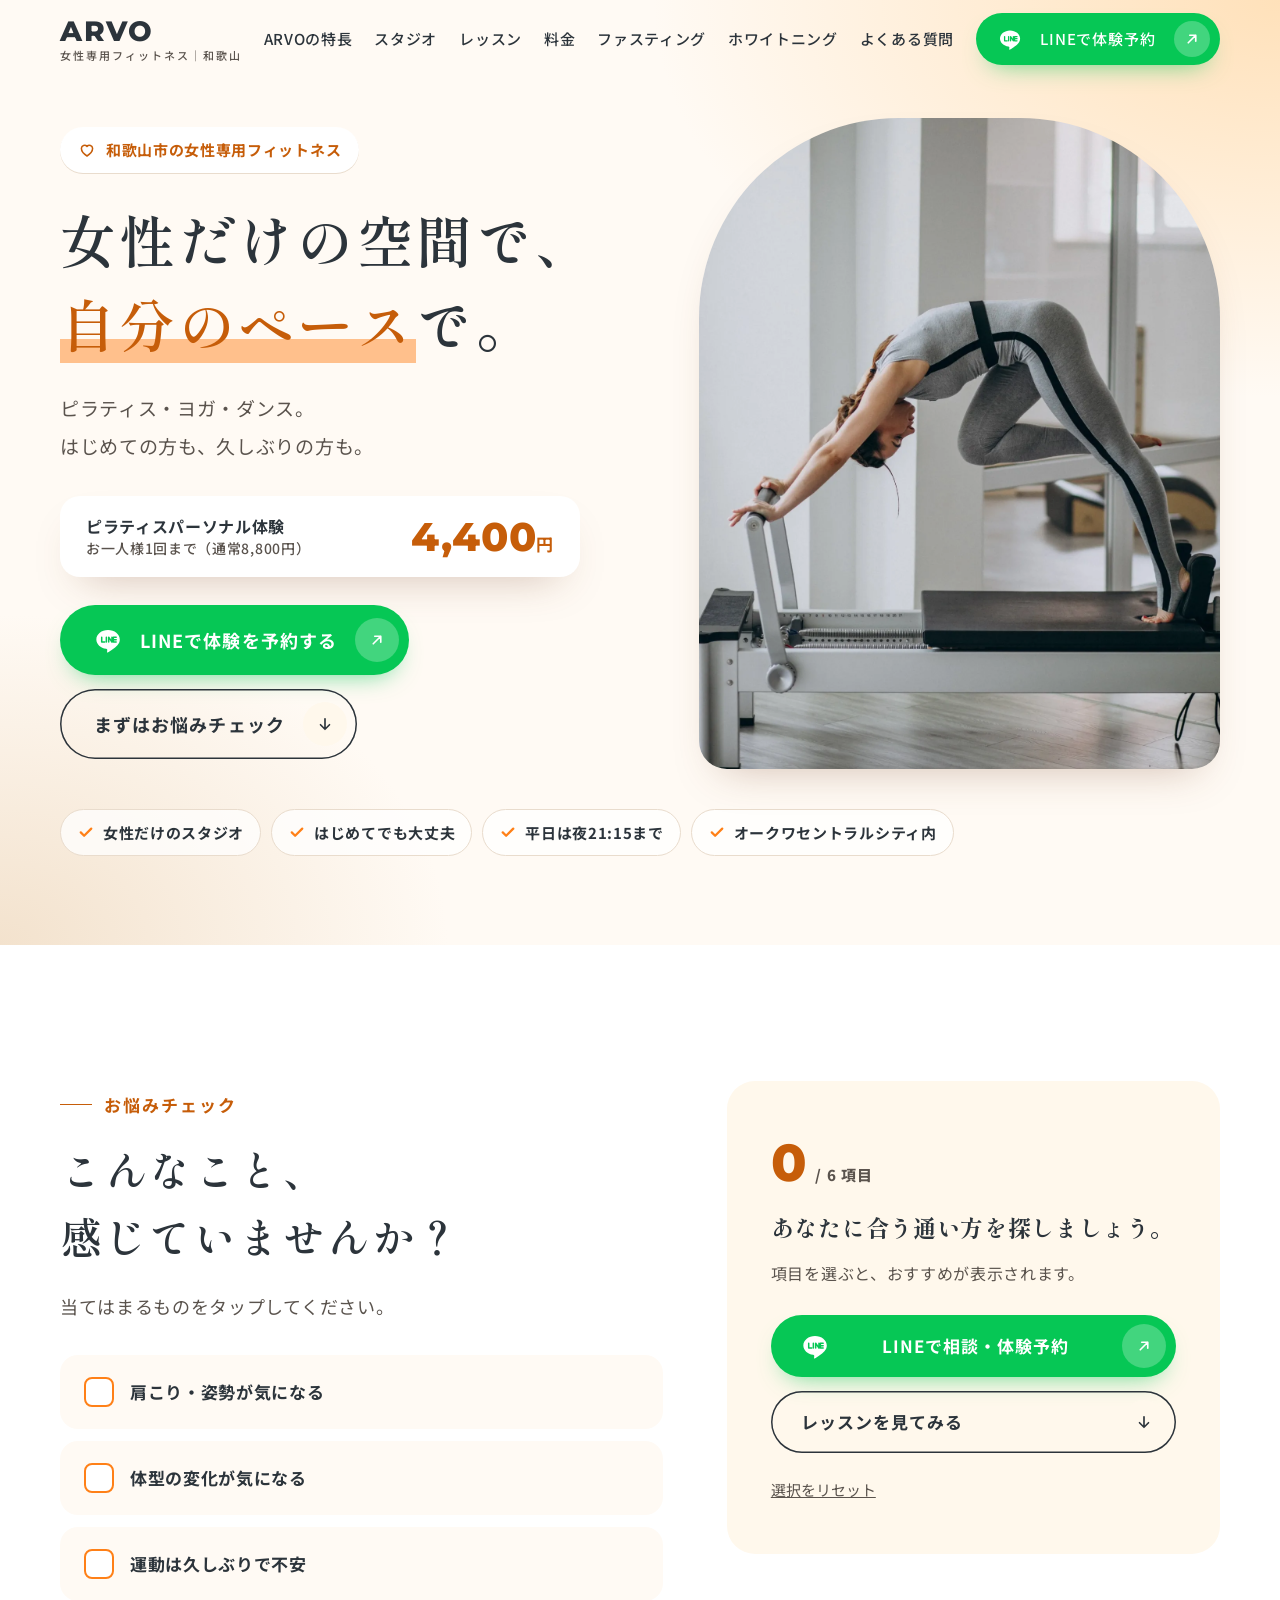
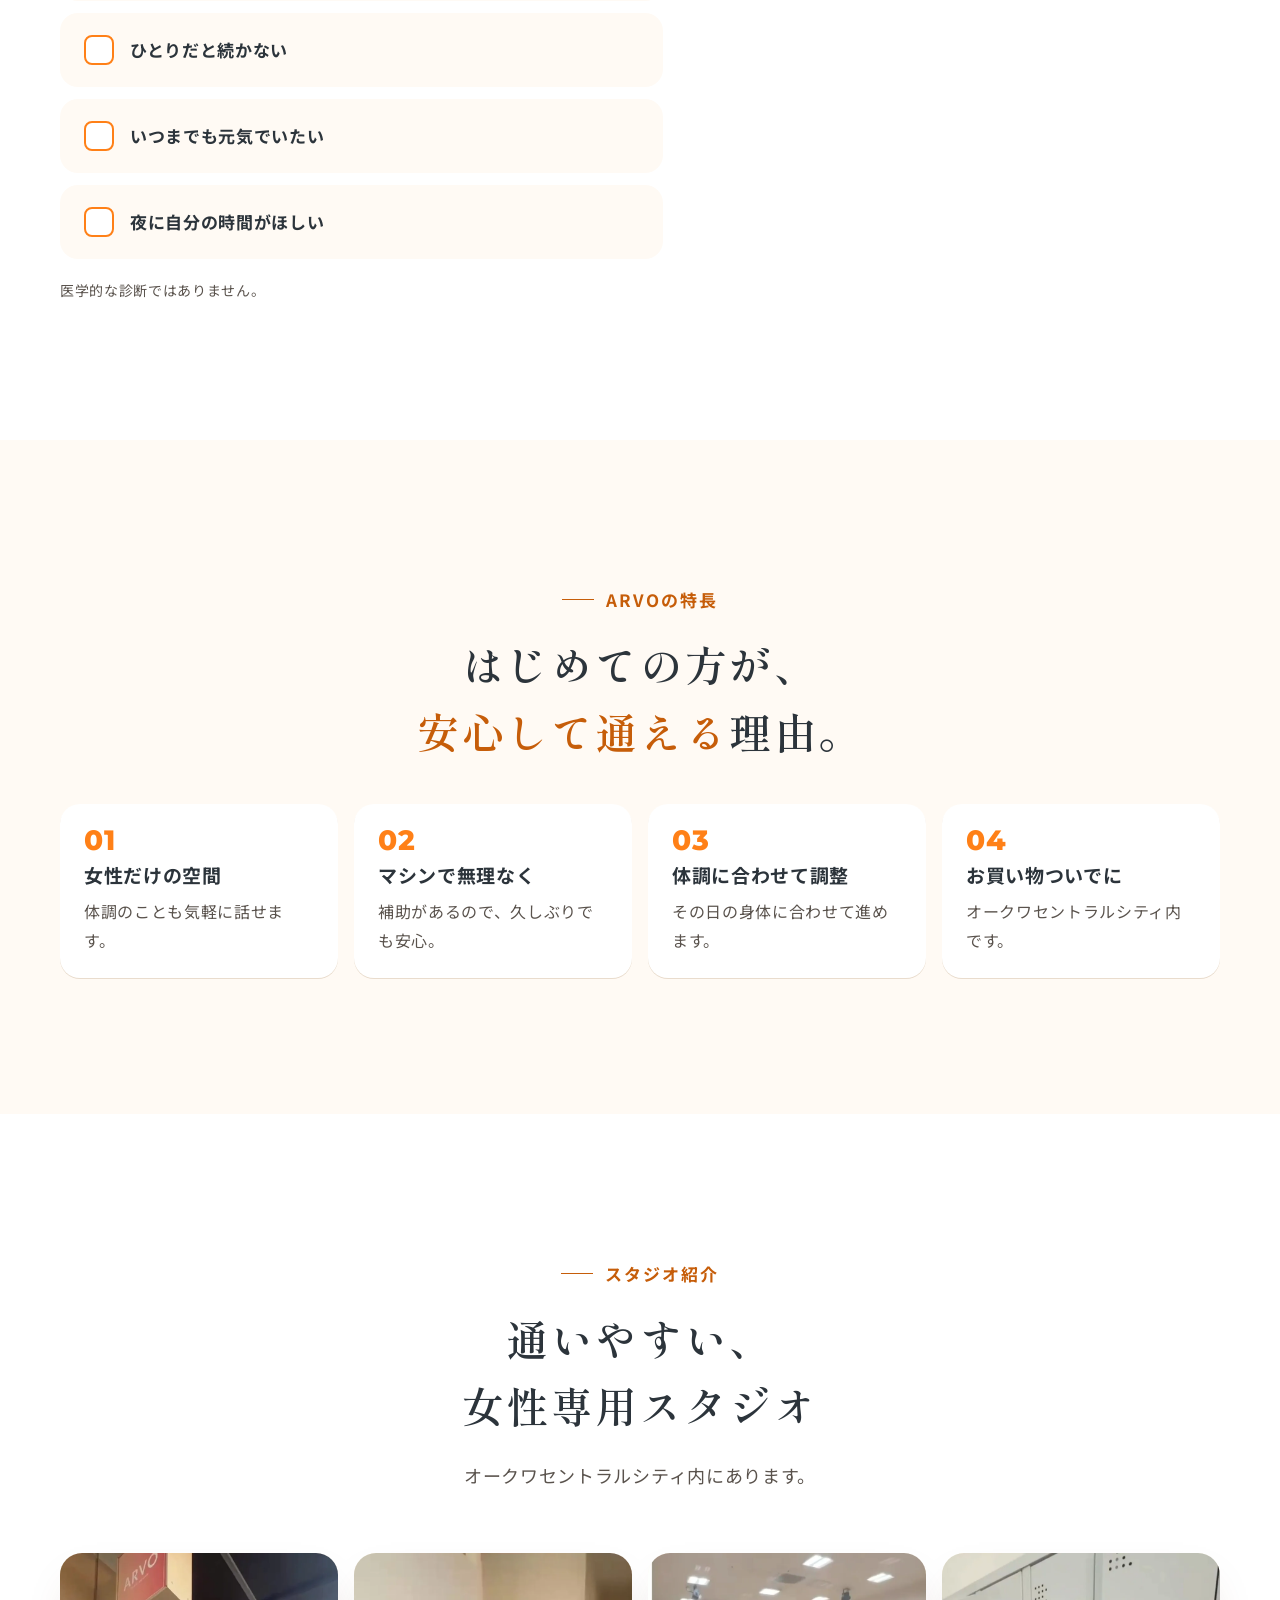
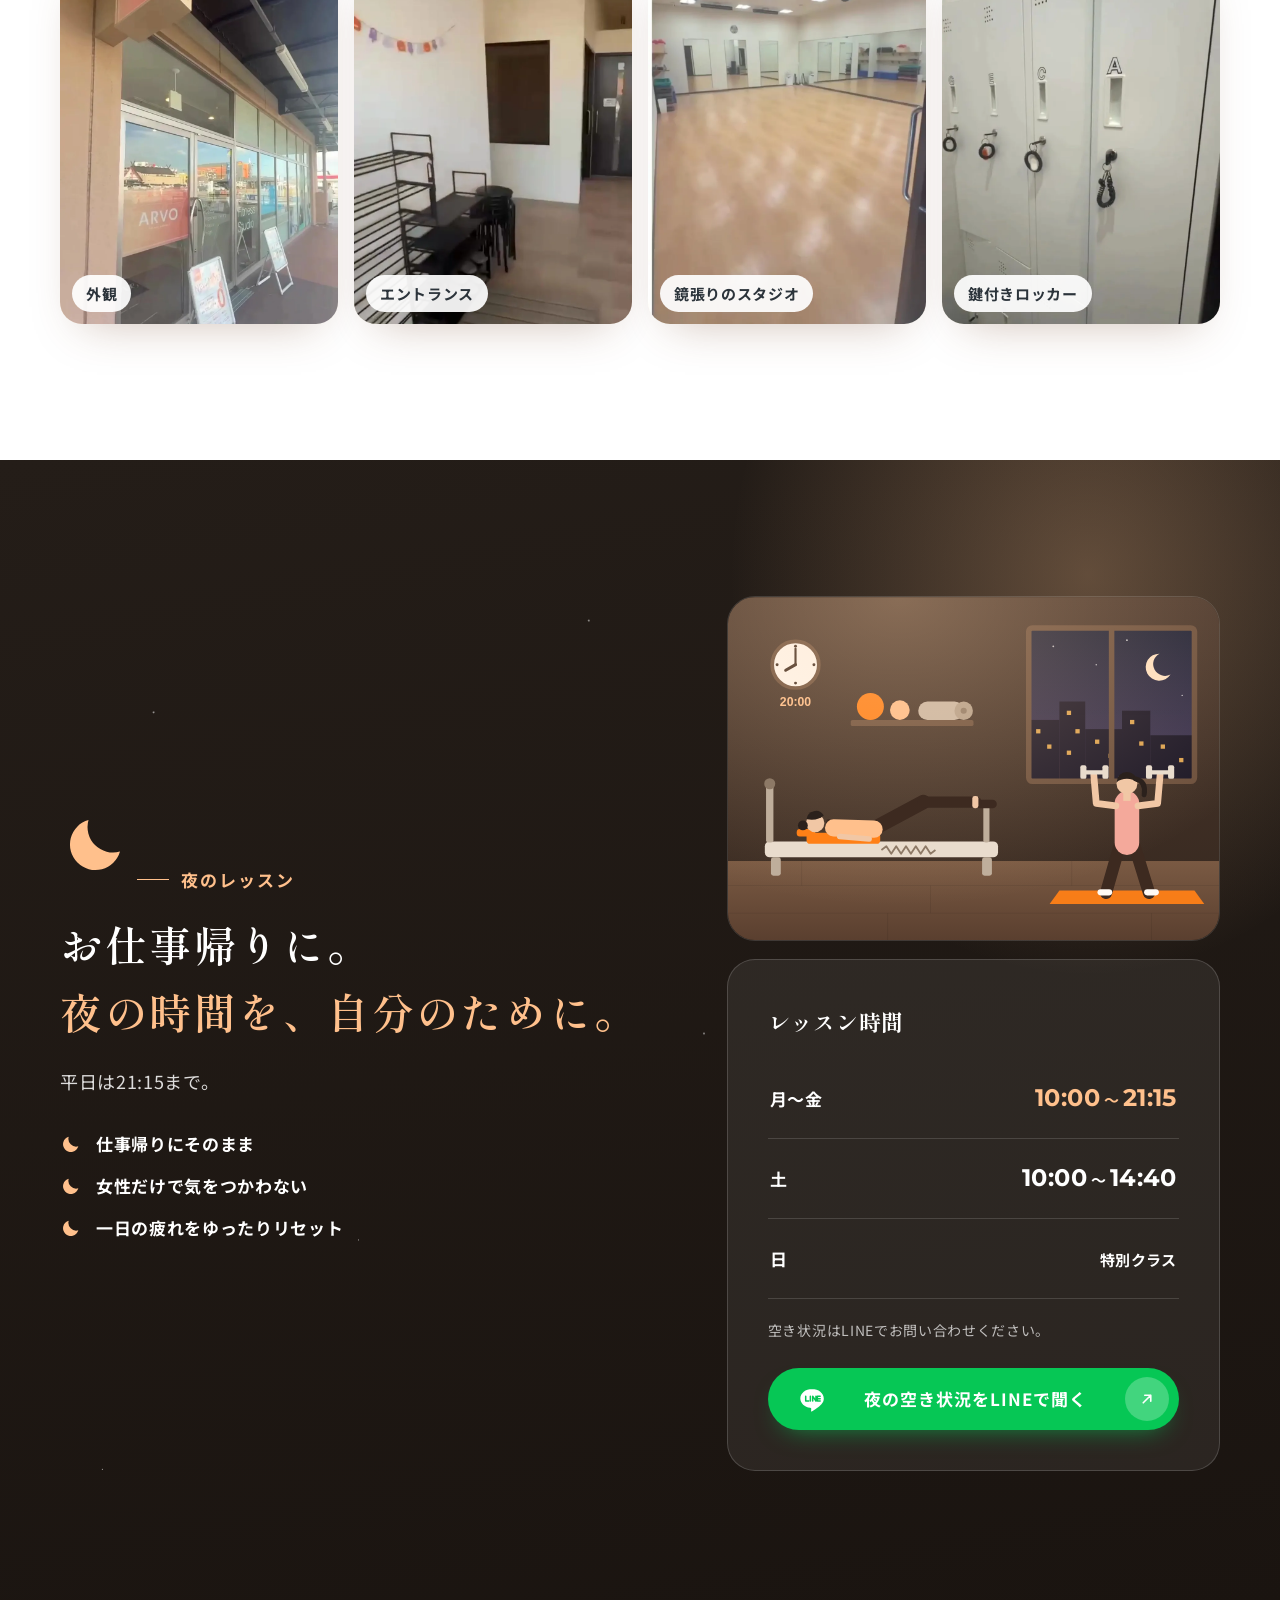
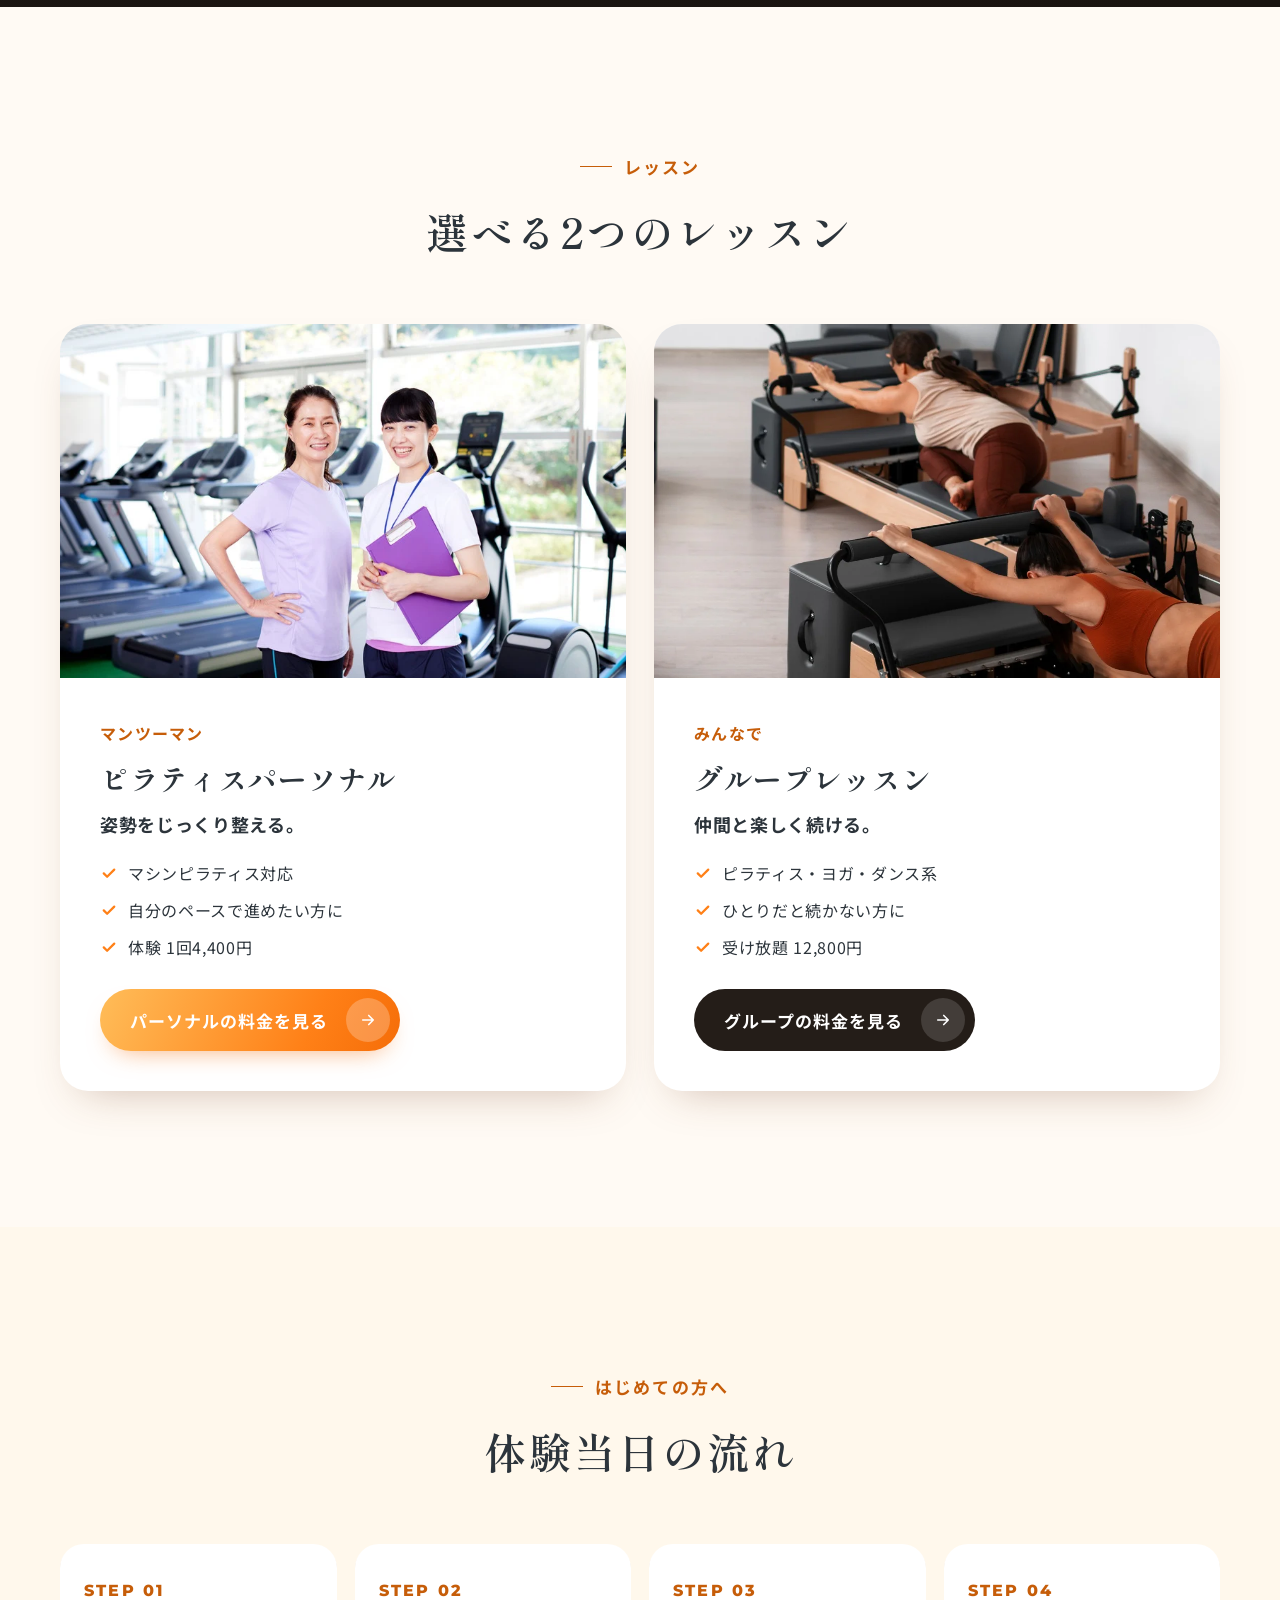
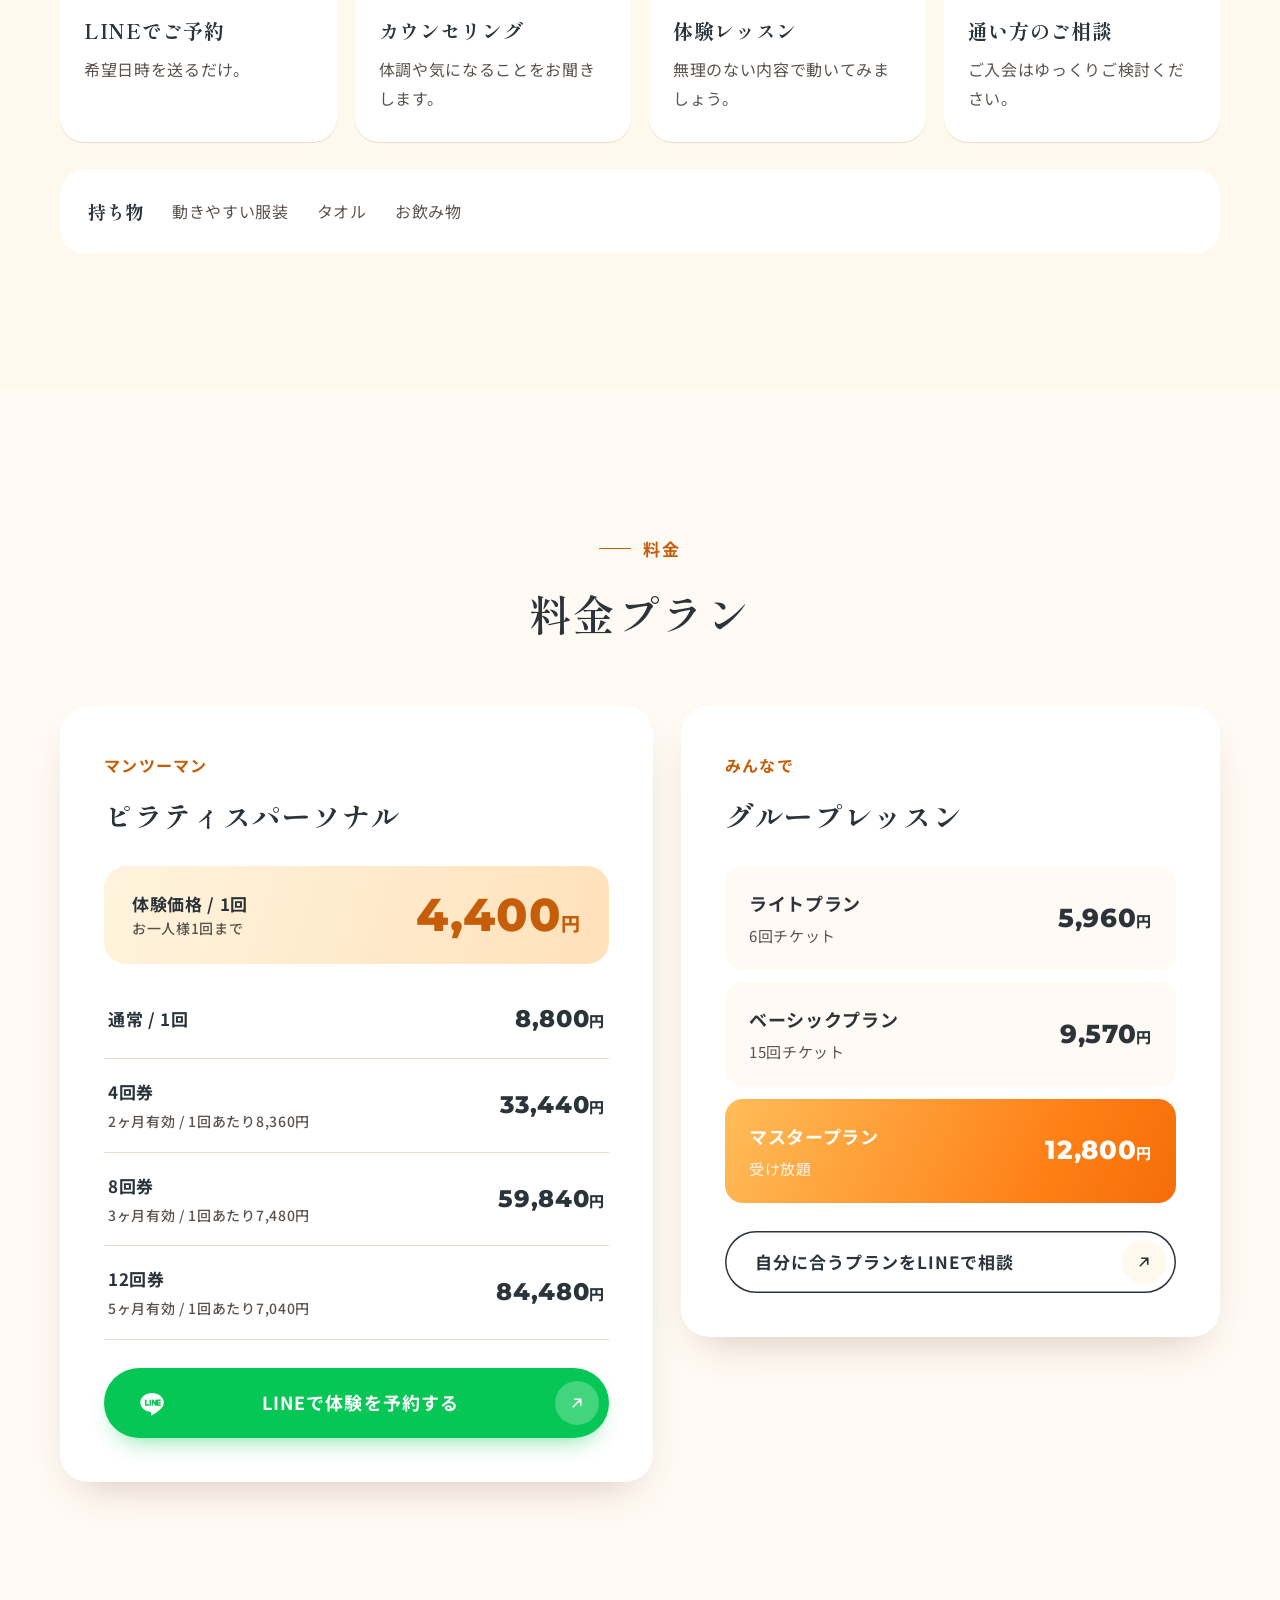
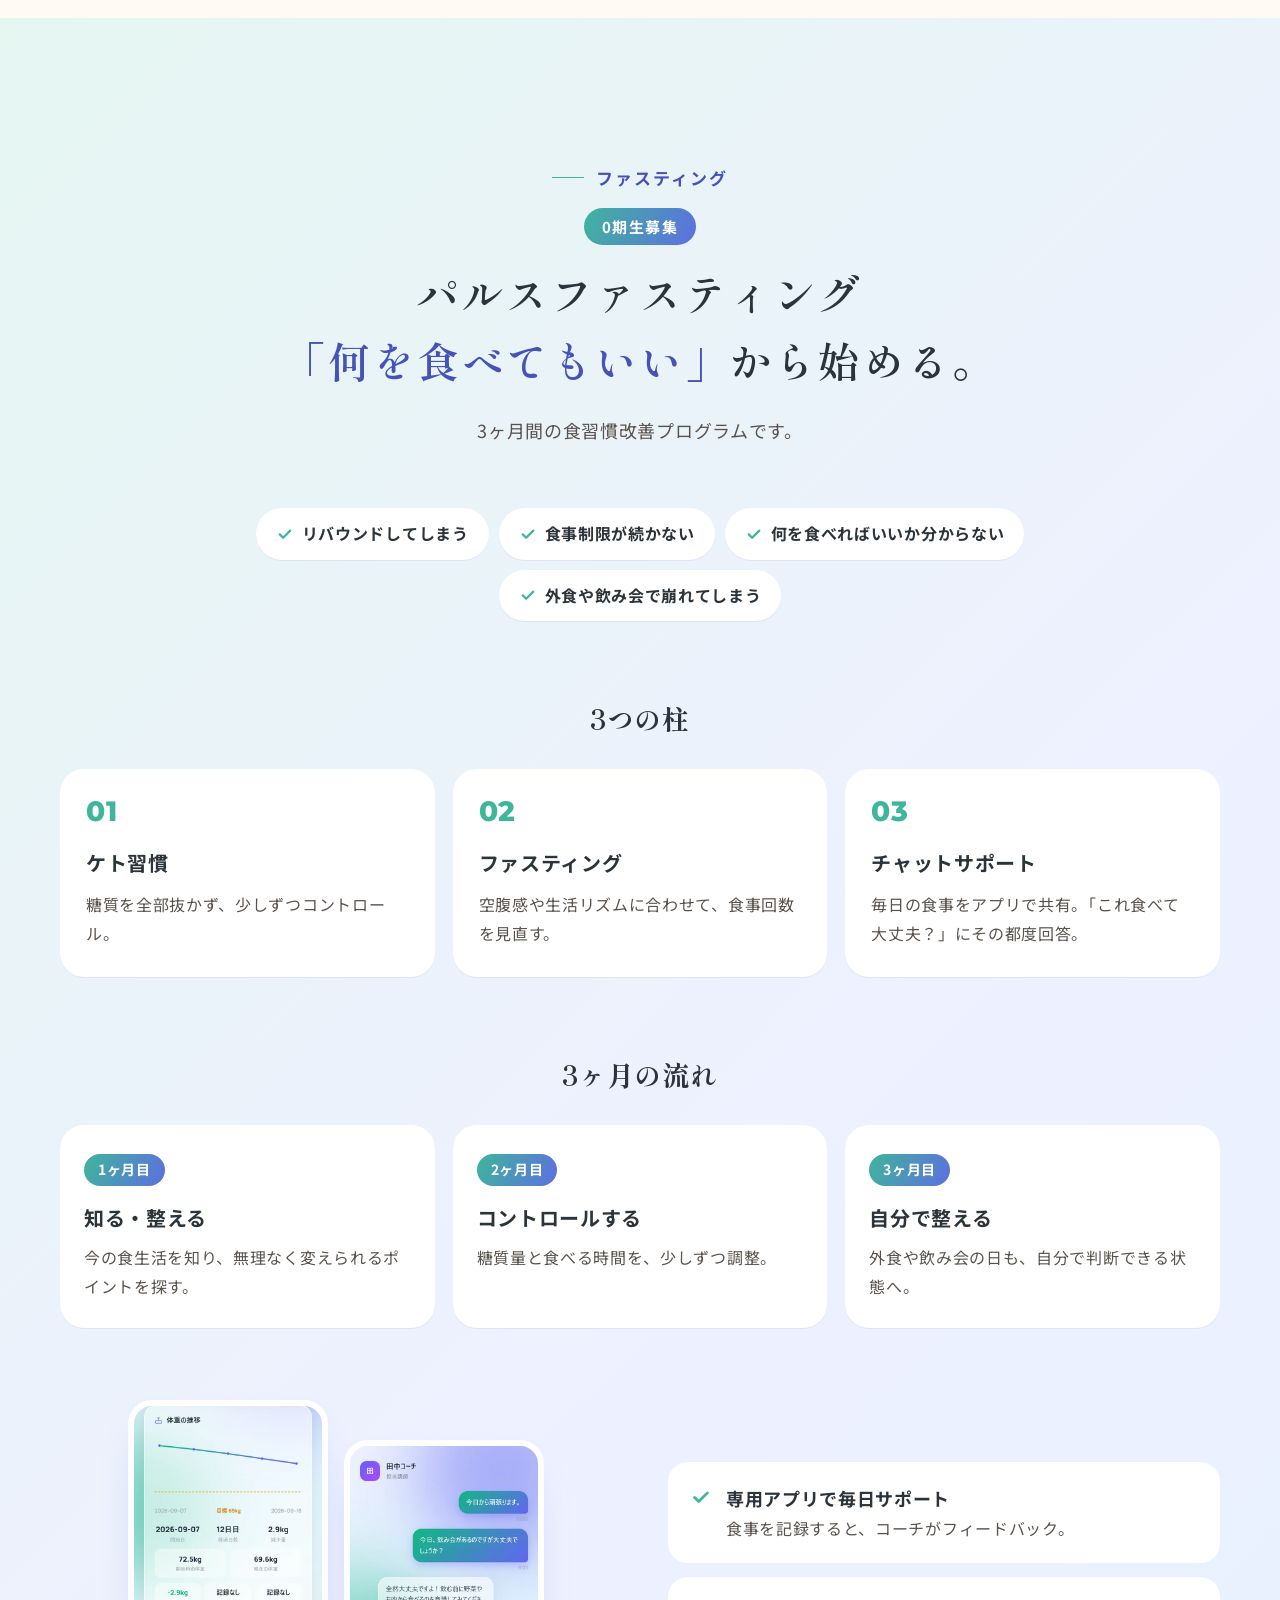
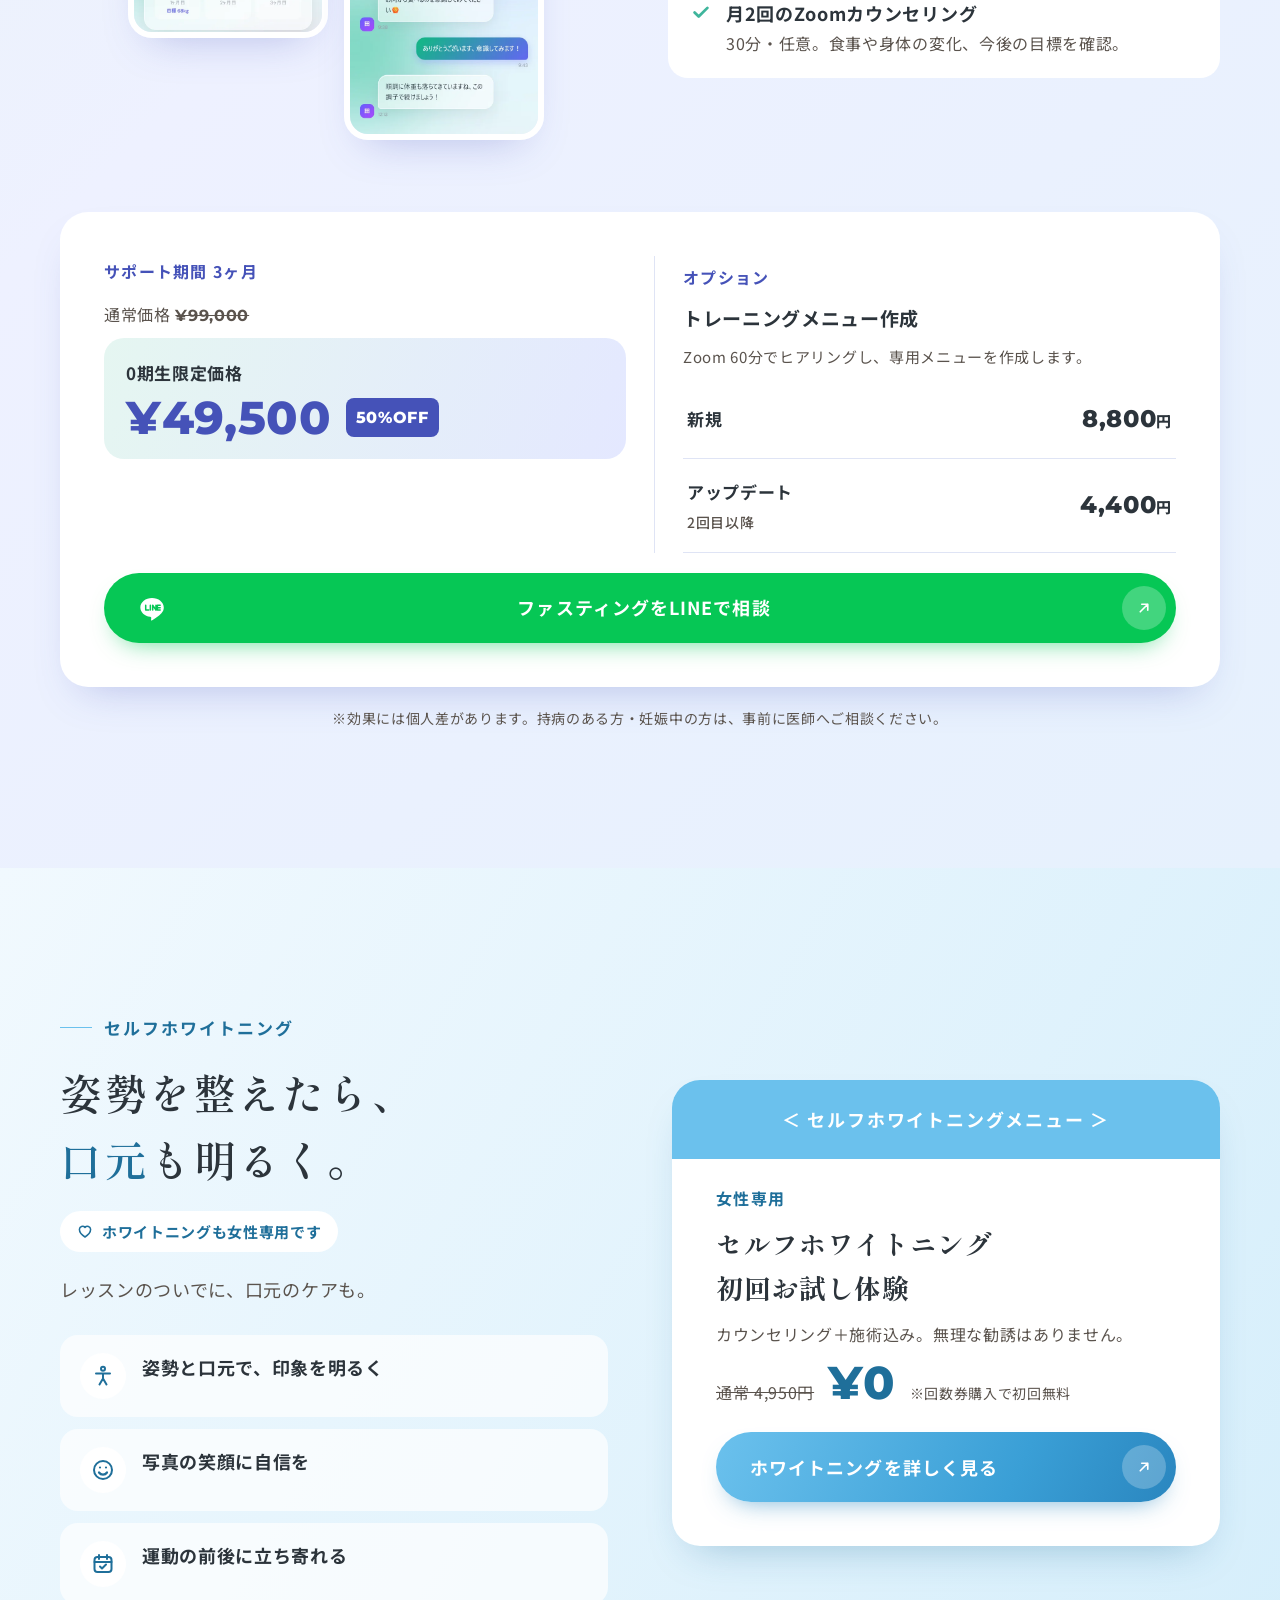
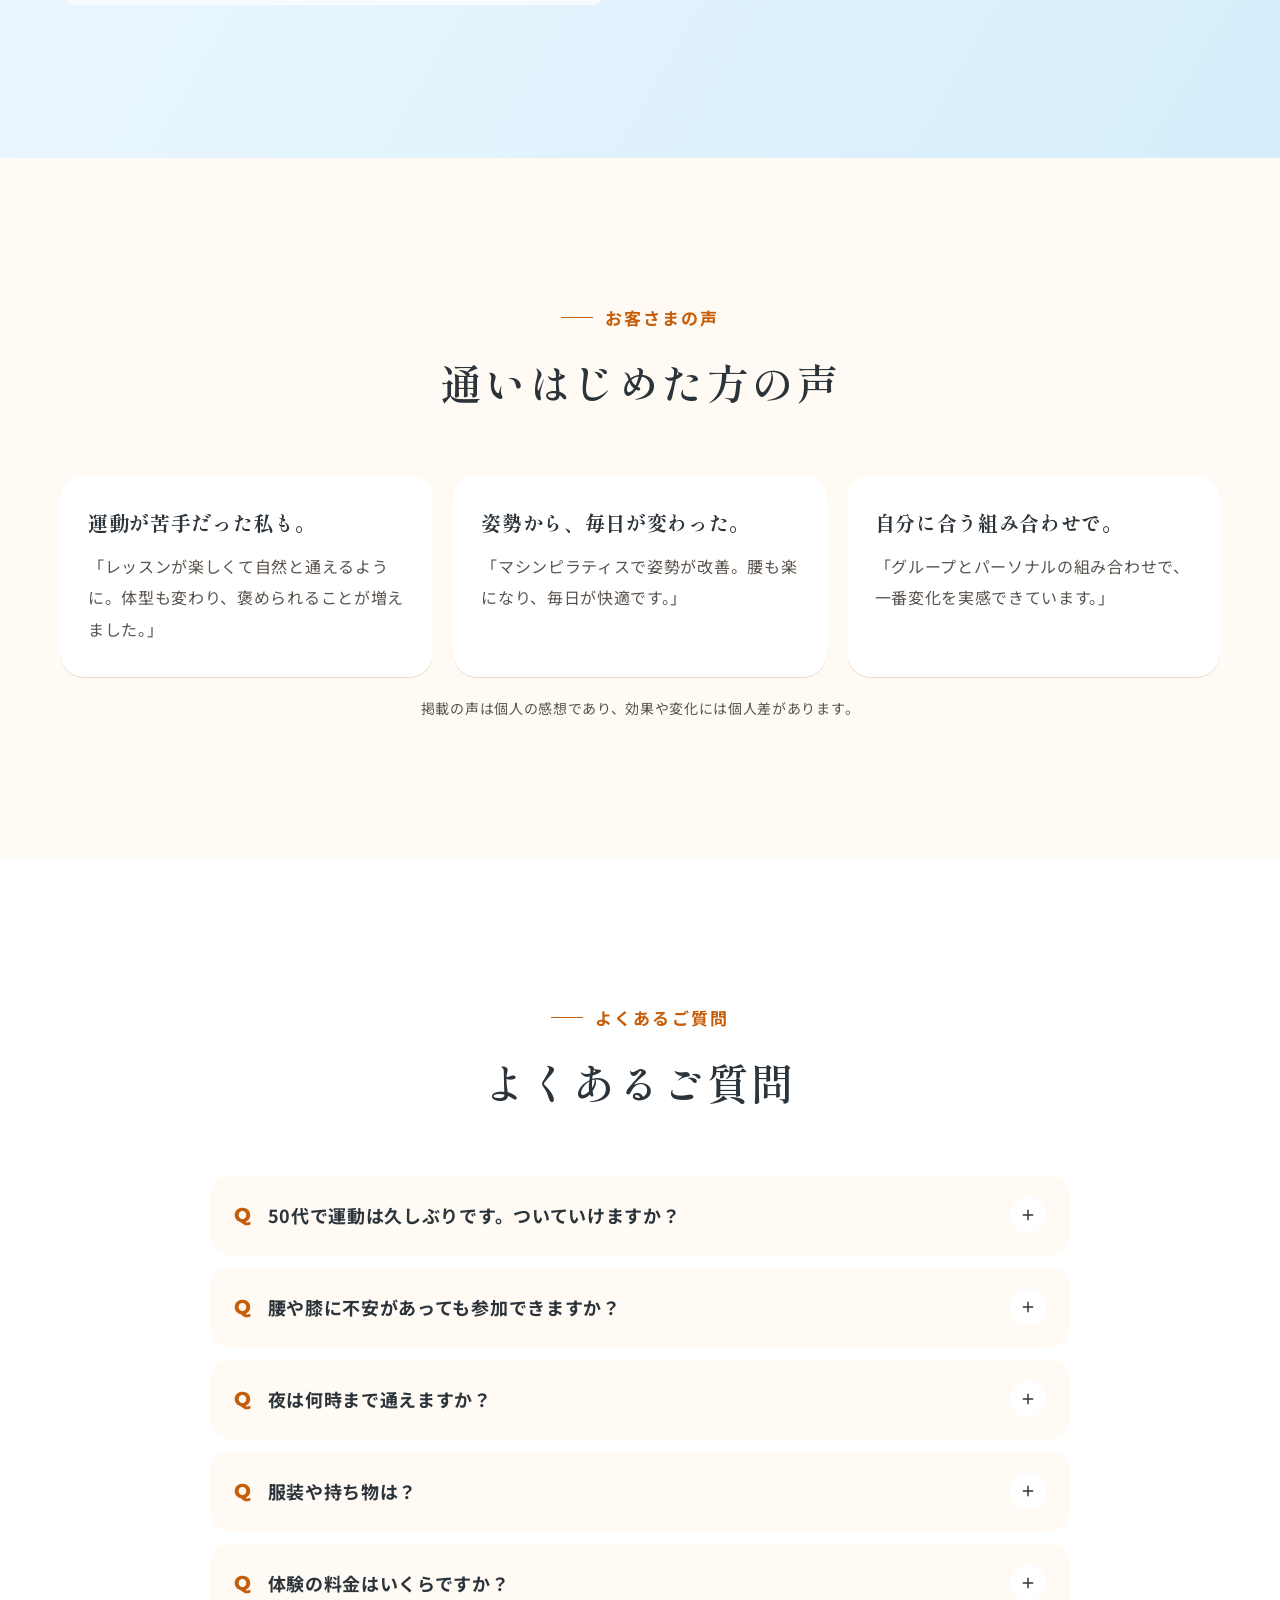
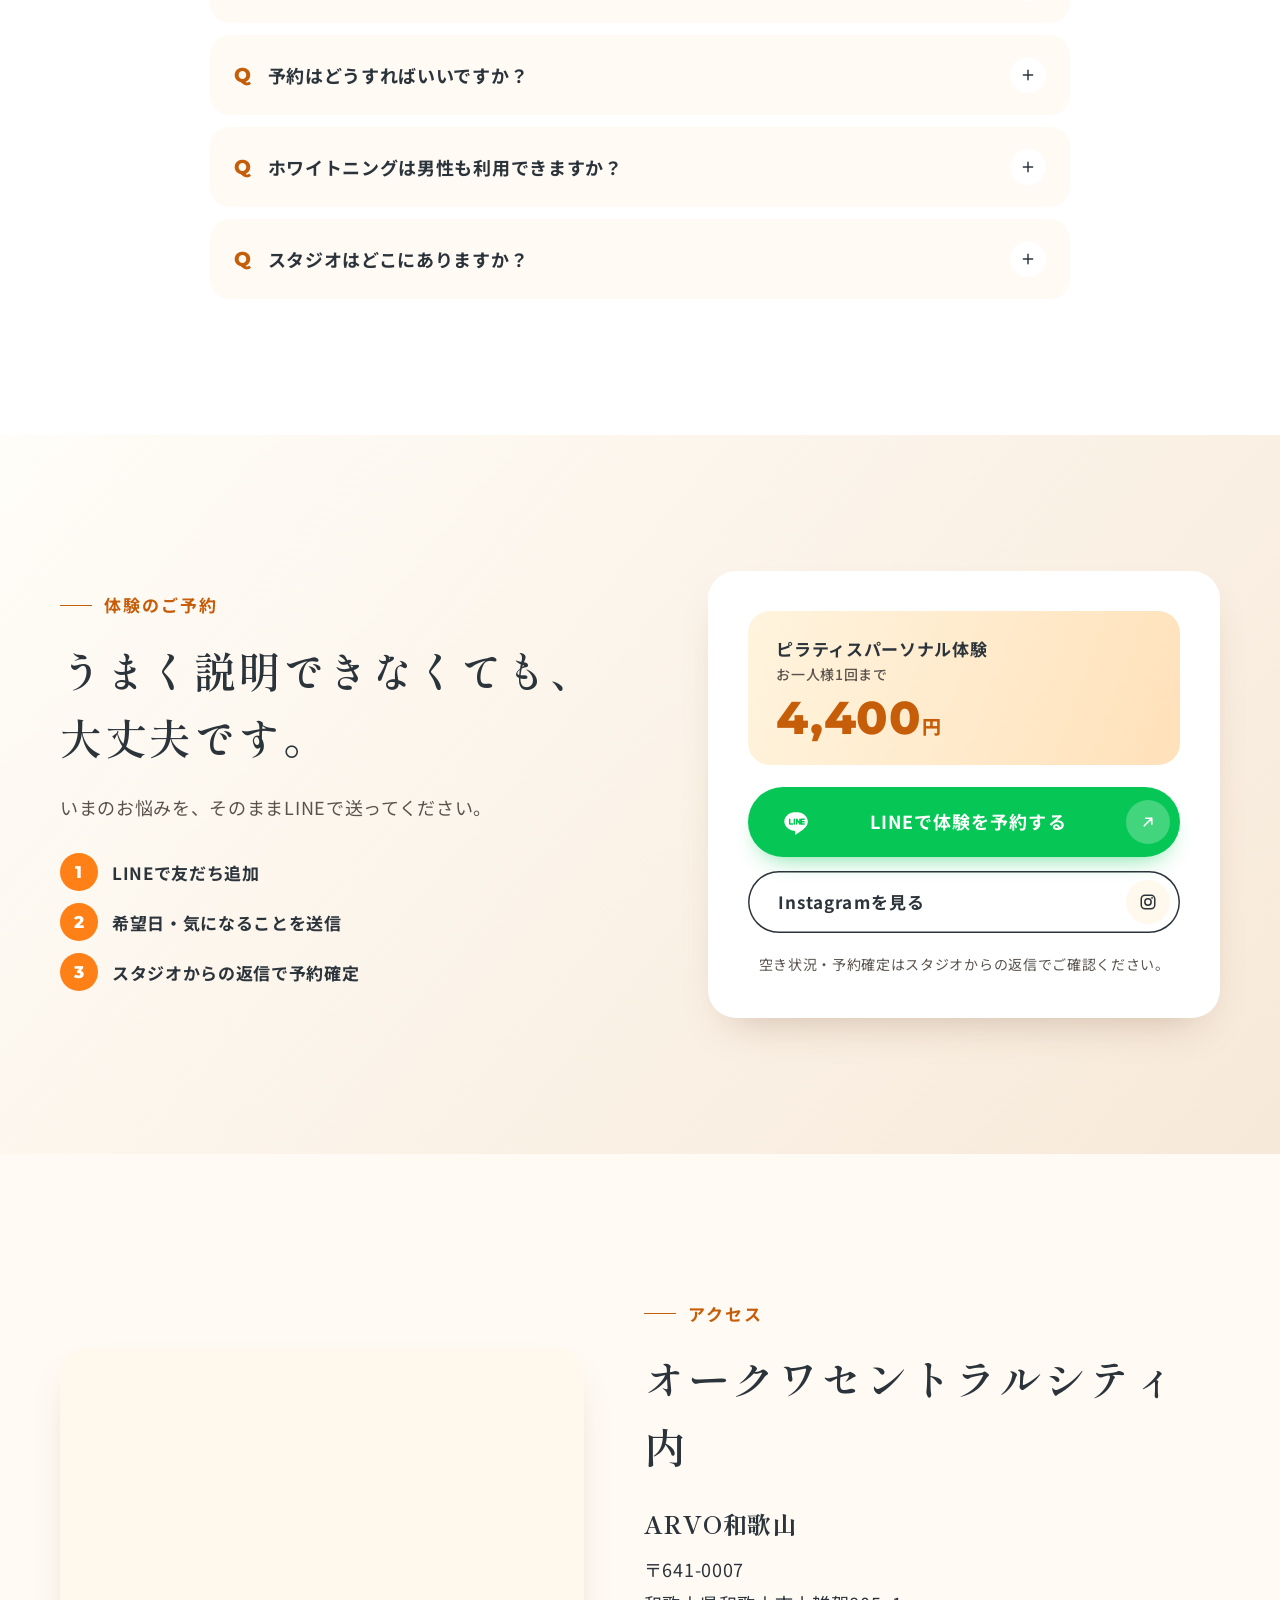
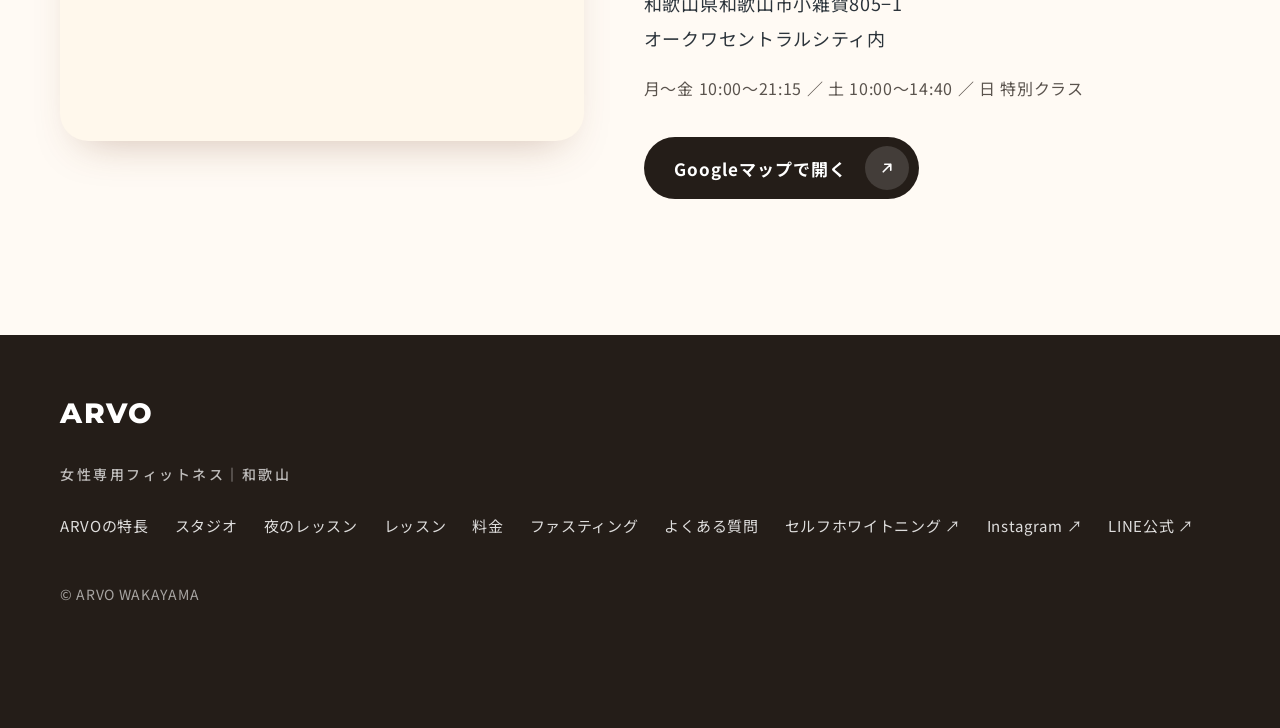
<file: index.html>
<!doctype html>
<!-- このファイルは tools/build.py で自動生成されます。編集は src/page.html で行ってください。 -->
<html lang="ja">
<head>
<meta charset="utf-8">
<meta name="viewport" content="width=device-width,initial-scale=1">
<title>女性専用フィットネス・ピラティス | ARVO和歌山</title>
<meta name="description" content="和歌山市・オークワセントラルシティ内の女性専用フィットネス「ARVO」。ピラティス・ヨガ・ダンス系レッスンとマシンピラティスのパーソナル。平日は夜21:15まで。ピラティスパーソナル体験1回4,400円。ご予約はLINEから。">
<meta property="og:title" content="女性専用フィットネス・ピラティス | ARVO和歌山">
<meta property="og:description" content="女性だけのスタジオで、自分のペースで。平日は夜21:15まで。ピラティスパーソナル体験1回4,400円。">
<meta property="og:image" content="https://arvo-fitness.web.app/assets/hero-pilates.webp">
<meta property="og:url" content="https://arvo-fitness.web.app/">
<link rel="canonical" href="https://arvo-fitness.web.app/">
<meta property="og:type" content="website">
<meta name="theme-color" content="#241d18">
<link rel="icon" href="assets/favicon.ico" sizes="16x16 32x32 48x48">
<link rel="icon" href="assets/icon-192.png" type="image/png" sizes="192x192">
<link rel="apple-touch-icon" href="assets/apple-touch-icon.png">
<link rel="preconnect" href="https://fonts.googleapis.com">
<link rel="preconnect" href="https://fonts.gstatic.com" crossorigin>
<link href="https://fonts.googleapis.com/css2?family=Montserrat:wght@700;800&family=Noto+Sans+JP:wght@400;500;700&family=Shippori+Mincho:wght@600&display=swap" rel="stylesheet">
<link rel="stylesheet" href="css/style.css">
</head>
<body>
<!--
  ▼ リンク設定
  LINE公式アカウント: https://lin.ee/SpYlcYa（js/main.js の LINKS.line でも一括管理）
-->
<a class="skip" href="#main">本文へ移動</a>

<svg width="0" height="0" style="position:absolute" aria-hidden="true">
  <symbol id="i-arrow" viewBox="0 0 24 24"><path d="M5 12h14M13 6l6 6-6 6" fill="none" stroke="currentColor" stroke-width="2.2" stroke-linecap="round" stroke-linejoin="round"/></symbol>
  <symbol id="i-out" viewBox="0 0 24 24"><path d="M7 17 17 7M9 7h8v8" fill="none" stroke="currentColor" stroke-width="2.2" stroke-linecap="round" stroke-linejoin="round"/></symbol>
  <symbol id="i-down" viewBox="0 0 24 24"><path d="M12 5v14M6 13l6 6 6-6" fill="none" stroke="currentColor" stroke-width="2.2" stroke-linecap="round" stroke-linejoin="round"/></symbol>
  <symbol id="i-plus" viewBox="0 0 24 24"><path d="M12 5v14M5 12h14" fill="none" stroke="currentColor" stroke-width="2.2" stroke-linecap="round"/></symbol>
  <symbol id="i-check" viewBox="0 0 24 24"><path d="m5 12.5 4.5 4.5L19 7.5" fill="none" stroke="currentColor" stroke-width="3" stroke-linecap="round" stroke-linejoin="round"/></symbol>
  <symbol id="i-line" viewBox="0 0 24 24"><path d="M12 3.5C6.5 3.5 2 7.1 2 11.6c0 4 3.6 7.4 8.4 8 .3.1.8.2.9.5.1.3.1.7 0 1l-.1.9c0 .3-.2 1 .9.5 1.1-.5 5.9-3.5 8-6 1.5-1.6 2-3.2 2-4.9 0-4.5-4.5-8.1-10.1-8.1Z" fill="#fff"/><path d="M6.6 9.6v4.2h2.6M10.6 9.6v4.2M12.6 13.8V9.6l2.8 4.2V9.6M19 9.6h-2.4v4.2H19M16.6 11.7H19" fill="none" stroke="#06c755" stroke-width="1.3" stroke-linecap="round" stroke-linejoin="round"/></symbol>
  <symbol id="i-ig" viewBox="0 0 24 24"><rect x="3" y="3" width="18" height="18" rx="5" fill="none" stroke="currentColor" stroke-width="2"/><circle cx="12" cy="12" r="4.2" fill="none" stroke="currentColor" stroke-width="2"/><circle cx="17.4" cy="6.6" r="1.2" fill="currentColor"/></symbol>
  <symbol id="i-moon" viewBox="0 0 24 24"><path d="M20 14.5A8.5 8.5 0 0 1 9.5 4a8.5 8.5 0 1 0 10.5 10.5Z" fill="currentColor"/></symbol>
  <symbol id="i-heart" viewBox="0 0 24 24"><path d="M12 20s-7.5-4.6-7.5-10.2A4.3 4.3 0 0 1 12 7.3a4.3 4.3 0 0 1 7.5 2.5C19.5 15.4 12 20 12 20Z" fill="none" stroke="currentColor" stroke-width="2" stroke-linejoin="round"/></symbol>
  <symbol id="i-pin" viewBox="0 0 24 24"><path d="M12 21s-7-6.2-7-11.5a7 7 0 0 1 14 0C19 14.8 12 21 12 21Z" fill="none" stroke="currentColor" stroke-width="2"/><circle cx="12" cy="9.5" r="2.5" fill="none" stroke="currentColor" stroke-width="2"/></symbol>
  <symbol id="i-leaf" viewBox="0 0 24 24"><path d="M5 19c0-8 5-13 14-14-1 9-6 14-14 14Zm0 0 7-7" fill="none" stroke="currentColor" stroke-width="2" stroke-linecap="round" stroke-linejoin="round"/></symbol>
  <symbol id="i-smile" viewBox="0 0 24 24"><circle cx="12" cy="12" r="9" fill="none" stroke="currentColor" stroke-width="2"/><path d="M8 14.5c1 1.4 2.4 2.1 4 2.1s3-.7 4-2.1M9 9.5h.01M15 9.5h.01" fill="none" stroke="currentColor" stroke-width="2.2" stroke-linecap="round"/></symbol>
  <symbol id="i-body" viewBox="0 0 24 24"><circle cx="12" cy="4.8" r="2" fill="none" stroke="currentColor" stroke-width="2"/><path d="M5 9.5h14M12 9.5v5M12 14.5l-3.5 6M12 14.5l3.5 6" fill="none" stroke="currentColor" stroke-width="2" stroke-linecap="round"/></symbol>
  <symbol id="i-cal" viewBox="0 0 24 24"><rect x="3.5" y="5" width="17" height="15" rx="3" fill="none" stroke="currentColor" stroke-width="2"/><path d="M3.5 10h17M8 3v4M16 3v4M9 14.5l2 2 4-4" fill="none" stroke="currentColor" stroke-width="2" stroke-linecap="round" stroke-linejoin="round"/></symbol>
  <symbol id="i-menu" viewBox="0 0 24 24"><path d="M4 7h16M4 12h16M4 17h16" fill="none" stroke="currentColor" stroke-width="2.2" stroke-linecap="round"/></symbol>
  <symbol id="i-close" viewBox="0 0 24 24"><path d="M6 6l12 12M18 6 6 18" fill="none" stroke="currentColor" stroke-width="2.2" stroke-linecap="round"/></symbol>
</svg>

<!-- ===== HEADER ===== -->
<header class="hd" id="hd">
  <div class="wrap hd-in">
    <a class="logo" href="#top" aria-label="ARVO 和歌山 トップへ"><b>ARVO</b><small>女性専用フィットネス｜和歌山</small></a>
    <button class="menu-btn" id="menuBtn" aria-label="メニューを開く" aria-expanded="false" aria-controls="nav"><svg><use href="#i-menu"/></svg></button>
    <nav class="nav" id="nav" aria-label="メインメニュー">
      <a href="#reasons">ARVOの特長</a>
      <a href="#studio">スタジオ</a>
      <a href="#lessons">レッスン</a>
      <a href="#price">料金</a>
      <a href="#fasting">ファスティング</a>
      <a href="#smile">ホワイトニング</a>
      <a href="#faq">よくある質問</a>
      <a class="btn btn--line" data-link="line" href="https://lin.ee/SpYlcYa" target="_blank" rel="noopener"><svg class="ico" aria-hidden="true"><use href="#i-line"/></svg>LINEで体験予約<span class="chip"><svg aria-hidden="true"><use href="#i-out"/></svg></span></a>
    </nav>
  </div>
</header>

<main id="main">
<!-- ===== FIRST VIEW ===== -->
<section class="hero" id="top">
  <div class="wrap hero-grid">
    <div class="hero-copy">
      <div class="hero-main">
      <p class="hero-tag"><svg width="18" height="18" aria-hidden="true"><use href="#i-heart"/></svg>和歌山市の女性専用フィットネス</p>
      <h1>女性だけの空間で、<br><span class="nw"><em>自分のペース</em>で。</span></h1>
      <p class="hero-lead">ピラティス・ヨガ・ダンス。<br>はじめての方も、久しぶりの方も。</p>
      </div>
      <div class="hero-cta">
      <p class="hero-offer"><span class="lbl">ピラティスパーソナル体験<small>お一人様1回まで（通常8,800円）</small></span><span class="price">4,400<small>円</small></span></p>
      <div class="btn-row">
        <a class="btn btn--line btn--lg" data-link="line" href="https://lin.ee/SpYlcYa" target="_blank" rel="noopener"><svg class="ico" aria-hidden="true"><use href="#i-line"/></svg>LINEで体験を予約する<span class="chip"><svg aria-hidden="true"><use href="#i-out"/></svg></span></a>
        <a class="btn btn--ghost btn--lg" href="#check">まずはお悩みチェック<span class="chip"><svg aria-hidden="true"><use href="#i-down"/></svg></span></a>
      </div>
      </div>
    </div>
    <div class="hero-visual">
      <div class="hero-photo"><img src="assets/hero-pilates.webp" alt="マシンピラティスで身体を伸ばす女性" fetchpriority="high" width="1333" height="2000" style="object-position:45% 45%"></div>
    </div>
  </div>
  <div class="wrap">
    <ul class="hero-chips">
      <li><svg aria-hidden="true"><use href="#i-check"/></svg>女性だけのスタジオ</li>
      <li><svg aria-hidden="true"><use href="#i-check"/></svg>はじめてでも大丈夫</li>
      <li><svg aria-hidden="true"><use href="#i-check"/></svg>平日は夜21:15まで</li>
      <li><svg aria-hidden="true"><use href="#i-check"/></svg>オークワセントラルシティ内</li>
    </ul>
  </div>
</section>

<!-- ===== お悩みチェック ===== -->
<section class="sec check" id="check">
  <div class="wrap check-grid">
    <div class="rv">
      <p class="eyebrow">お悩みチェック</p>
      <h2 class="h2">こんなこと、<br>感じていませんか？</h2>
      <p class="lead">当てはまるものをタップしてください。</p>
      <ul class="check-list" style="margin-top:30px">
        <li class="check-item"><input type="checkbox" id="c1" data-hint="personal"><label for="c1"><span class="box"><svg><use href="#i-check"/></svg></span>肩こり・姿勢が気になる</label></li>
        <li class="check-item"><input type="checkbox" id="c2" data-hint="personal"><label for="c2"><span class="box"><svg><use href="#i-check"/></svg></span>体型の変化が気になる</label></li>
        <li class="check-item"><input type="checkbox" id="c3" data-hint="both"><label for="c3"><span class="box"><svg><use href="#i-check"/></svg></span>運動は久しぶりで不安</label></li>
        <li class="check-item"><input type="checkbox" id="c4" data-hint="group"><label for="c4"><span class="box"><svg><use href="#i-check"/></svg></span>ひとりだと続かない</label></li>
        <li class="check-item"><input type="checkbox" id="c5" data-hint="group"><label for="c5"><span class="box"><svg><use href="#i-check"/></svg></span>いつまでも元気でいたい</label></li>
        <li class="check-item"><input type="checkbox" id="c6" data-hint="night"><label for="c6"><span class="box"><svg><use href="#i-check"/></svg></span>夜に自分の時間がほしい</label></li>
      </ul>
      <p class="note">医学的な診断ではありません。</p>
    </div>
    <aside class="result rv" aria-live="polite">
      <p class="count"><span id="cnt">0</span><small>/ 6 項目</small></p>
      <h3 id="resTitle">あなたに合う通い方を探しましょう。</h3>
      <p id="resText">項目を選ぶと、おすすめが表示されます。</p>
      <div class="btn-row">
        <a class="btn btn--line btn--block" data-link="line" href="https://lin.ee/SpYlcYa" target="_blank" rel="noopener"><svg class="ico" aria-hidden="true"><use href="#i-line"/></svg>LINEで相談・体験予約<span class="chip"><svg aria-hidden="true"><use href="#i-out"/></svg></span></a>
        <a class="btn btn--ghost btn--block" href="#lessons">レッスンを見てみる<span class="chip"><svg aria-hidden="true"><use href="#i-down"/></svg></span></a>
      </div>
      <button class="reset" id="reset" type="button">選択をリセット</button>
    </aside>
  </div>
</section>

<!-- ===== 特長 ===== -->
<section class="sec" id="reasons">
  <div class="wrap reasons-wrap">
    <div class="rv">
      <p class="eyebrow">ARVOの特長</p>
      <h2 class="h2">はじめての方が、<br><em>安心して通える</em>理由。</h2>
            <div class="reasons">
        <div class="reason"><span class="n">01</span><h3>女性だけの空間</h3><p>体調のことも気軽に話せます。</p></div>
        <div class="reason"><span class="n">02</span><h3>マシンで無理なく</h3><p>補助があるので、久しぶりでも安心。</p></div>
        <div class="reason"><span class="n">03</span><h3>体調に合わせて調整</h3><p>その日の身体に合わせて進めます。</p></div>
        <div class="reason"><span class="n">04</span><h3>お買い物ついでに</h3><p>オークワセントラルシティ内です。</p></div>
      </div>
    </div>
  </div>
</section>

<!-- ===== スタジオ紹介 ===== -->
<section class="sec gallery-sec" id="studio">
  <div class="wrap">
    <div class="sec-head center rv">
      <p class="eyebrow">スタジオ紹介</p>
      <h2 class="h2">通いやすい、<br>女性専用スタジオ</h2>
      <p class="lead">オークワセントラルシティ内にあります。</p>
    </div>
    <div class="gallery">
      <figure class="rv"><img src="assets/studio-exterior.webp" alt="ARVOの外観" loading="lazy" width="900" height="1200"><figcaption>外観</figcaption></figure>
      <figure class="rv"><img src="assets/studio-entrance.webp" alt="ARVOのエントランス" loading="lazy" width="840" height="1120"><figcaption>エントランス</figcaption></figure>
      <figure class="rv"><img src="assets/studio-room.webp" alt="鏡張りのスタジオ" loading="lazy" width="900" height="1200"><figcaption>鏡張りのスタジオ</figcaption></figure>
      <figure class="rv"><img src="assets/studio-locker.webp" alt="鍵付きロッカー" loading="lazy" width="900" height="1200"><figcaption>鍵付きロッカー</figcaption></figure>
    </div>
  </div>
</section>

<!-- ===== 夜のレッスン（30代向け） ===== -->
<section class="sec night" id="night">
  <div class="night-stars" aria-hidden="true"></div>
  <div class="wrap night-grid">
    <div class="rv">
      <svg class="night-moon" aria-hidden="true"><use href="#i-moon"/></svg>
      <p class="eyebrow" style="margin-top:18px">夜のレッスン</p>
      <h2 class="h2">お仕事帰りに。<br><em>夜の時間を、自分のために。</em></h2>
      <p class="lead">平日は21:15まで。</p>
      <ul class="night-points">
        <li><svg aria-hidden="true"><use href="#i-moon"/></svg><span><b>仕事帰りにそのまま</b></span></li>
        <li><svg aria-hidden="true"><use href="#i-moon"/></svg><span><b>女性だけで気をつかわない</b></span></li>
        <li><svg aria-hidden="true"><use href="#i-moon"/></svg><span><b>一日の疲れをゆったりリセット</b></span></li>
      </ul>
    </div>
    <div class="rv">
    <figure class="night-img"><img src="assets/night-lesson.svg" alt="夜のスタジオでピラティスをする女性のイメージ" loading="lazy" width="800" height="560"></figure>
    <div class="hours">
      <h3>レッスン時間</h3>
      <table>
        <tr class="is-night"><th>月〜金</th><td>10:00<small> 〜 </small>21:15</td></tr>
        <tr><th>土</th><td>10:00<small> 〜 </small>14:40</td></tr>
        <tr><th>日</th><td><small>特別クラス</small></td></tr>
      </table>
      <p class="note">空き状況はLINEでお問い合わせください。</p>
      <a class="btn btn--line btn--block" data-link="line" href="https://lin.ee/SpYlcYa" target="_blank" rel="noopener"><svg class="ico" aria-hidden="true"><use href="#i-line"/></svg>夜の空き状況をLINEで聞く<span class="chip"><svg aria-hidden="true"><use href="#i-out"/></svg></span></a>
    </div>
    </div>
  </div>
</section>

<!-- ===== レッスン ===== -->
<section class="sec" id="lessons">
  <div class="wrap">
    <div class="sec-head center rv">
      <p class="eyebrow">レッスン</p>
      <h2 class="h2">選べる2つのレッスン</h2>
          </div>
    <div class="lessons">
      <article class="lesson rv">
        <div class="lesson-img"><img src="assets/welcome.webp" alt="カウンセリングを担当するインストラクター" loading="lazy" width="800" height="534" style="object-position:70% 30%"></div>
        <div class="lesson-body">
          <p class="tag">マンツーマン</p>
          <h3>ピラティスパーソナル</h3>
          <p class="catch">姿勢をじっくり整える。</p>
          <ul>
            <li><svg aria-hidden="true"><use href="#i-check"/></svg>マシンピラティス対応</li>
            <li><svg aria-hidden="true"><use href="#i-check"/></svg>自分のペースで進めたい方に</li>
            <li><svg aria-hidden="true"><use href="#i-check"/></svg>体験 1回4,400円</li>
          </ul>
          <a class="btn" href="#price-personal">パーソナルの料金を見る<span class="chip"><svg aria-hidden="true"><use href="#i-arrow"/></svg></span></a>
        </div>
      </article>
      <article class="lesson rv">
        <div class="lesson-img"><img src="assets/group-lesson.webp" alt="グループでマシンピラティスをする女性たち" loading="lazy" width="1120" height="700"></div>
        <div class="lesson-body">
          <p class="tag">みんなで</p>
          <h3>グループレッスン</h3>
          <p class="catch">仲間と楽しく続ける。</p>
          <ul>
            <li><svg aria-hidden="true"><use href="#i-check"/></svg>ピラティス・ヨガ・ダンス系</li>
            <li><svg aria-hidden="true"><use href="#i-check"/></svg>ひとりだと続かない方に</li>
            <li><svg aria-hidden="true"><use href="#i-check"/></svg>受け放題 12,800円</li>
          </ul>
          <a class="btn btn--dark" href="#price-group">グループの料金を見る<span class="chip"><svg aria-hidden="true"><use href="#i-arrow"/></svg></span></a>
        </div>
      </article>
    </div>
  </div>
</section>

<!-- ===== 体験の流れ ===== -->
<section class="sec flow-sec" id="flow">
  <div class="wrap">
    <div class="sec-head center rv">
      <p class="eyebrow">はじめての方へ</p>
      <h2 class="h2">体験当日の流れ</h2>
          </div>
    <ol class="steps">
      <li class="step rv"><span class="n">STEP 01</span><h3>LINEでご予約</h3><p>希望日時を送るだけ。</p></li>
      <li class="step rv"><span class="n">STEP 02</span><h3>カウンセリング</h3><p>体調や気になることをお聞きします。</p></li>
      <li class="step rv"><span class="n">STEP 03</span><h3>体験レッスン</h3><p>無理のない内容で動いてみましょう。</p></li>
      <li class="step rv"><span class="n">STEP 04</span><h3>通い方のご相談</h3><p>ご入会はゆっくりご検討ください。</p></li>
    </ol>
    <div class="bring rv"><b>持ち物</b><span>動きやすい服装</span><span>タオル</span><span>お飲み物</span></div>
  </div>
</section>

<!-- ===== 料金 ===== -->
<section class="sec" id="price">
  <div class="wrap">
    <div class="sec-head center rv">
      <p class="eyebrow">料金</p>
      <h2 class="h2">料金プラン</h2>
          </div>
    <div class="price-grid">
      <div class="pcard rv" id="price-personal">
        <p class="tag">マンツーマン</p>
        <h3>ピラティスパーソナル</h3>
        <div class="trial">
          <p class="lbl">体験価格 / 1回<small>お一人様1回まで</small></p>
          <p class="val">4,400<small>円</small></p>
        </div>
        <table class="ptable">
          <tr><th>通常 / 1回</th><td>8,800<small>円</small></td></tr>
          <tr><th>4回券<small>2ヶ月有効 / 1回あたり8,360円</small></th><td>33,440<small>円</small></td></tr>
          <tr><th>8回券<small>3ヶ月有効 / 1回あたり7,480円</small></th><td>59,840<small>円</small></td></tr>
          <tr><th>12回券<small>5ヶ月有効 / 1回あたり7,040円</small></th><td>84,480<small>円</small></td></tr>
        </table>
        <a class="btn btn--line btn--block btn--lg" data-link="line" href="https://lin.ee/SpYlcYa" target="_blank" rel="noopener"><svg class="ico" aria-hidden="true"><use href="#i-line"/></svg>LINEで体験を予約する<span class="chip"><svg aria-hidden="true"><use href="#i-out"/></svg></span></a>
      </div>
      <div class="pcard rv" id="price-group">
        <p class="tag">みんなで</p>
        <h3>グループレッスン</h3>
                <div class="group-plans">
          <div class="gplan"><div><b>ライトプラン</b><span>6回チケット</span></div><p class="v">5,960<small>円</small></p></div>
          <div class="gplan"><div><b>ベーシックプラン</b><span>15回チケット</span></div><p class="v">9,570<small>円</small></p></div>
          <div class="gplan is-best"><div><b>マスタープラン</b><span>受け放題</span></div><p class="v">12,800<small>円</small></p></div>
        </div>
        <a class="btn btn--ghost btn--block" data-link="line" href="https://lin.ee/SpYlcYa" target="_blank" rel="noopener">自分に合うプランをLINEで相談<span class="chip"><svg aria-hidden="true"><use href="#i-out"/></svg></span></a>
      </div>
    </div>
  </div>
</section>

<!-- ===== ファスティング ===== -->
<section class="sec fasting" id="fasting">
  <div class="wrap">
    <div class="sec-head center rv">
      <p class="eyebrow">ファスティング</p>
      <p class="fs-badge">0期生募集</p>
      <h2 class="h2">パルスファスティング<br><span class="nw"><em>「何を食べてもいい」</em></span><span class="nw">から始める。</span></h2>
      <p class="lead">3ヶ月間の食習慣改善プログラムです。</p>
    </div>
    <ul class="fs-worries rv">
      <li><svg aria-hidden="true"><use href="#i-check"/></svg>リバウンドしてしまう</li>
      <li><svg aria-hidden="true"><use href="#i-check"/></svg>食事制限が続かない</li>
      <li><svg aria-hidden="true"><use href="#i-check"/></svg>何を食べればいいか分からない</li>
      <li><svg aria-hidden="true"><use href="#i-check"/></svg>外食や飲み会で崩れてしまう</li>
    </ul>
    <h3 class="fs-sub rv">3つの柱</h3>
    <div class="fs-pillars">
      <div class="fs-card rv"><span class="n">01</span><h4>ケト習慣</h4><p>糖質を全部抜かず、少しずつコントロール。</p></div>
      <div class="fs-card rv"><span class="n">02</span><h4>ファスティング</h4><p>空腹感や生活リズムに合わせて、食事回数を見直す。</p></div>
      <div class="fs-card rv"><span class="n">03</span><h4>チャットサポート</h4><p>毎日の食事をアプリで共有。「これ食べて大丈夫？」にその都度回答。</p></div>
    </div>
    <h3 class="fs-sub rv">3ヶ月の流れ</h3>
    <ol class="fs-steps">
      <li class="rv"><span class="m">1ヶ月目</span><b>知る・整える</b><p>今の食生活を知り、無理なく変えられるポイントを探す。</p></li>
      <li class="rv"><span class="m">2ヶ月目</span><b>コントロールする</b><p>糖質量と食べる時間を、少しずつ調整。</p></li>
      <li class="rv"><span class="m">3ヶ月目</span><b>自分で整える</b><p>外食や飲み会の日も、自分で判断できる状態へ。</p></li>
    </ol>
    <div class="fs-support rv">
      <div class="fs-phones">
        <img src="assets/fasting-app-graph.webp" alt="アプリの体重推移グラフ画面" loading="lazy" width="600" height="720">
        <img src="assets/fasting-app-chat.webp" alt="アプリのコーチとのチャット画面" loading="lazy" width="600" height="920">
      </div>
      <ul class="fs-support-list">
        <li><svg aria-hidden="true"><use href="#i-check"/></svg><span><b>専用アプリで毎日サポート</b>食事を記録すると、コーチがフィードバック。</span></li>
        <li><svg aria-hidden="true"><use href="#i-check"/></svg><span><b>月2回のZoomカウンセリング</b>30分・任意。食事や身体の変化、今後の目標を確認。</span></li>
      </ul>
    </div>
    <div class="fs-price rv">
      <div class="fs-price-main">
        <p class="tag">サポート期間 3ヶ月</p>
        <p class="fs-normal">通常価格 <s>¥99,000</s></p>
        <p class="fs-sale"><span class="lbl">0期生限定価格</span><b>¥49,500</b><span class="off">50%OFF</span></p>
      </div>
      <div class="fs-option">
        <p class="tag">オプション</p>
        <h4>トレーニングメニュー作成</h4>
        <p>Zoom 60分でヒアリングし、専用メニューを作成します。</p>
        <table class="ptable"><tr><th>新規</th><td>8,800<small>円</small></td></tr><tr><th>アップデート<small>2回目以降</small></th><td>4,400<small>円</small></td></tr></table>
      </div>
      <a class="btn btn--line btn--block btn--lg" data-link="line" href="https://lin.ee/SpYlcYa" target="_blank" rel="noopener"><svg class="ico" aria-hidden="true"><use href="#i-line"/></svg>ファスティングをLINEで相談<span class="chip"><svg aria-hidden="true"><use href="#i-out"/></svg></span></a>
    </div>
    <p class="note center">※効果には個人差があります。持病のある方・妊娠中の方は、事前に医師へご相談ください。</p>
  </div>
</section>

<!-- ===== ホワイトニング（女性専用） ===== -->
<section class="sec smile" id="smile">
  <div class="wrap smile-grid">
    <div class="rv">
      <p class="eyebrow">セルフホワイトニング</p>
      <h2 class="h2">姿勢を整えたら、<br><em>口元</em>も明るく。</h2>
      <p class="wh-only"><svg width="18" height="18" aria-hidden="true"><use href="#i-heart"/></svg>ホワイトニングも女性専用です</p>
      <p class="lead">レッスンのついでに、口元のケアも。</p>
      <ul class="synergy">
        <li><span class="ic"><svg aria-hidden="true"><use href="#i-body"/></svg></span><div><h3>姿勢と口元で、印象を明るく</h3></div></li>
        <li><span class="ic"><svg aria-hidden="true"><use href="#i-smile"/></svg></span><div><h3>写真の笑顔に自信を</h3></div></li>
        <li><span class="ic"><svg aria-hidden="true"><use href="#i-cal"/></svg></span><div><h3>運動の前後に立ち寄れる</h3></div></li>
      </ul>
    </div>
    <div class="wh-card rv">
      <p class="wh-head">＜ セルフホワイトニングメニュー ＞</p>
      <p class="tag">女性専用</p>
      <h3>セルフホワイトニング<br>初回お試し体験</h3>
      <p>カウンセリング＋施術込み。無理な勧誘はありません。</p>
      <p class="wh-price"><s>通常 4,950円</s><b>¥0</b><small>※回数券購入で初回無料</small></p>
      <a class="btn btn--block btn--lg" data-link="whitening" href="https://arvo-4ef22.web.app/" target="_blank" rel="noopener">ホワイトニングを詳しく見る<span class="chip"><svg aria-hidden="true"><use href="#i-out"/></svg></span></a>
    </div>
  </div>
</section>

<!-- ===== お客さまの声 ===== -->
<section class="sec" id="voices">
  <div class="wrap">
    <div class="sec-head center rv">
      <p class="eyebrow">お客さまの声</p>
      <h2 class="h2">通いはじめた方の声</h2>
    </div>
    <div class="voices">
      <article class="voice rv"><h3>運動が苦手だった私も。</h3><p>「レッスンが楽しくて自然と通えるように。体型も変わり、褒められることが増えました。」</p></article>
      <article class="voice rv"><h3>姿勢から、毎日が変わった。</h3><p>「マシンピラティスで姿勢が改善。腰も楽になり、毎日が快適です。」</p></article>
      <article class="voice rv"><h3>自分に合う組み合わせで。</h3><p>「グループとパーソナルの組み合わせで、一番変化を実感できています。」</p></article>
    </div>
    <p class="note center">掲載の声は個人の感想であり、効果や変化には個人差があります。</p>
  </div>
</section>

<!-- ===== FAQ ===== -->
<section class="sec faq-sec" id="faq">
  <div class="wrap">
    <div class="sec-head center rv">
      <p class="eyebrow">よくあるご質問</p>
      <h2 class="h2">よくあるご質問</h2>
    </div>
    <div class="faq rv">
      <details><summary><span class="q">Q</span>50代で運動は久しぶりです。ついていけますか？<span class="pm"><svg aria-hidden="true"><use href="#i-plus"/></svg></span></summary><p class="a">大丈夫です。カウンセリングで体調をお聞きし、いまの身体に合わせてご案内します。</p></details>
      <details><summary><span class="q">Q</span>腰や膝に不安があっても参加できますか？<span class="pm"><svg aria-hidden="true"><use href="#i-plus"/></svg></span></summary><p class="a">動きを調整しながら進めます。通院中・持病のある方は、事前に医師へご相談ください。</p></details>
      <details><summary><span class="q">Q</span>夜は何時まで通えますか？<span class="pm"><svg aria-hidden="true"><use href="#i-plus"/></svg></span></summary><p class="a">平日は21:15まで、土曜は14:40まで。日曜は特別クラスです。</p></details>
      <details><summary><span class="q">Q</span>服装や持ち物は？<span class="pm"><svg aria-hidden="true"><use href="#i-plus"/></svg></span></summary><p class="a">動きやすい服装、タオル、お飲み物をお持ちください。</p></details>
      <details><summary><span class="q">Q</span>体験の料金はいくらですか？<span class="pm"><svg aria-hidden="true"><use href="#i-plus"/></svg></span></summary><p class="a">ピラティスパーソナル体験は1回4,400円（お一人様1回まで）です。</p></details>
      <details><summary><span class="q">Q</span>予約はどうすればいいですか？<span class="pm"><svg aria-hidden="true"><use href="#i-plus"/></svg></span></summary><p class="a"><a data-link="line" href="https://lin.ee/SpYlcYa" target="_blank" rel="noopener">LINE公式アカウント</a>を友だち追加し、ご希望の日時をお送りください。</p></details>
      <details><summary><span class="q">Q</span>ホワイトニングは男性も利用できますか？<span class="pm"><svg aria-hidden="true"><use href="#i-plus"/></svg></span></summary><p class="a">いいえ、女性専用です。詳しくは<a data-link="whitening" href="https://arvo-4ef22.web.app/" target="_blank" rel="noopener">ホワイトニング専用ページ</a>をご覧ください。</p></details>
      <details><summary><span class="q">Q</span>スタジオはどこにありますか？<span class="pm"><svg aria-hidden="true"><use href="#i-plus"/></svg></span></summary><p class="a">〒641-0007 和歌山県和歌山市小雑賀805−1、オークワセントラルシティ内です。</p></details>
    </div>
  </div>
</section>

<!-- ===== CTA ===== -->
<section class="sec cta" id="contact">
  <div class="wrap cta-box">
    <div class="rv">
      <p class="eyebrow">体験のご予約</p>
      <h2 class="h2">うまく説明できなくても、<br>大丈夫です。</h2>
      <p class="lead">いまのお悩みを、そのままLINEで送ってください。</p>
      <ol class="flow">
        <li><b>1</b>LINEで友だち追加</li>
        <li><b>2</b>希望日・気になることを送信</li>
        <li><b>3</b>スタジオからの返信で予約確定</li>
      </ol>
    </div>
    <div class="cta-card rv">
      <div class="trial">
        <p class="lbl">ピラティスパーソナル体験<small>お一人様1回まで</small></p>
        <p class="val">4,400<small>円</small></p>
      </div>
      <a class="btn btn--line btn--block btn--lg" data-link="line" href="https://lin.ee/SpYlcYa" target="_blank" rel="noopener"><svg class="ico" aria-hidden="true"><use href="#i-line"/></svg>LINEで体験を予約する<span class="chip"><svg aria-hidden="true"><use href="#i-out"/></svg></span></a>
      <a class="btn btn--ghost btn--block alt" data-link="instagram" href="https://www.instagram.com/arvo_wakayama/" target="_blank" rel="noopener">Instagramを見る<span class="chip"><svg aria-hidden="true"><use href="#i-ig"/></svg></span></a>
      <p class="note">空き状況・予約確定はスタジオからの返信でご確認ください。</p>
    </div>
  </div>
</section>

<!-- ===== アクセス ===== -->
<section class="sec" id="access">
  <div class="wrap access-grid">
    <div class="access-map rv"><iframe src="https://www.google.com/maps?q=%E3%82%AA%E3%83%BC%E3%82%AF%E3%83%AF%E3%82%BB%E3%83%B3%E3%83%88%E3%83%A9%E3%83%AB%E3%82%B7%E3%83%86%E3%82%A3%E5%92%8C%E6%AD%8C%E5%B1%B1%E5%BA%97&amp;output=embed" title="ARVO和歌山の地図" loading="lazy" referrerpolicy="no-referrer-when-downgrade"></iframe></div>
    <div class="rv">
      <p class="eyebrow">アクセス</p>
      <h2 class="h2">オークワセントラルシティ内</h2>
      <p class="addr"><b>ARVO和歌山</b>〒641-0007<br>和歌山県和歌山市小雑賀805−1<br>オークワセントラルシティ内</p>
      <p class="addr-hours">月〜金 10:00〜21:15 ／ 土 10:00〜14:40 ／ 日 特別クラス</p>
      <div class="btn-row"><a class="btn btn--dark" href="https://www.google.com/maps/place/%E3%82%B9%E3%83%BC%E3%83%91%E3%83%BC%E3%82%BB%E3%83%B3%E3%82%BF%E3%83%BC%E3%82%AA%E3%83%BC%E3%82%AF%E3%83%AF+%E3%82%BB%E3%83%B3%E3%83%88%E3%83%A9%E3%83%AB%E3%82%B7%E3%83%86%E3%82%A3%E5%92%8C%E6%AD%8C%E5%B1%B1%E5%BA%97/@34.195316,135.18336,16z" target="_blank" rel="noopener">Googleマップで開く<span class="chip"><svg aria-hidden="true"><use href="#i-out"/></svg></span></a></div>
    </div>
  </div>
</section>
</main>

<footer class="ft">
  <div class="wrap">
    <div class="ft-in">
      <a class="logo" href="#top"><b>ARVO</b><small>女性専用フィットネス｜和歌山</small></a>
      <nav class="ft-nav" aria-label="フッターメニュー">
        <a href="#reasons">ARVOの特長</a><a href="#studio">スタジオ</a><a href="#night">夜のレッスン</a><a href="#lessons">レッスン</a><a href="#price">料金</a><a href="#fasting">ファスティング</a><a href="#faq">よくある質問</a>
        <a data-link="whitening" href="https://arvo-4ef22.web.app/" target="_blank" rel="noopener">セルフホワイトニング ↗</a>
        <a data-link="instagram" href="https://www.instagram.com/arvo_wakayama/" target="_blank" rel="noopener">Instagram ↗</a>
        <a data-link="line" href="https://lin.ee/SpYlcYa" target="_blank" rel="noopener">LINE公式 ↗</a>
      </nav>
    </div>
    <small>© ARVO WAKAYAMA</small>
  </div>
</footer>

<div class="fix-cta" id="fixCta">
  <a class="btn btn--line" data-link="line" href="https://lin.ee/SpYlcYa" target="_blank" rel="noopener"><svg class="ico" aria-hidden="true"><use href="#i-line"/></svg>LINEで体験予約（4,400円）<span class="chip"><svg aria-hidden="true"><use href="#i-out"/></svg></span></a>
</div>

<script src="js/main.js"></script>
</body>
</html>
</file>
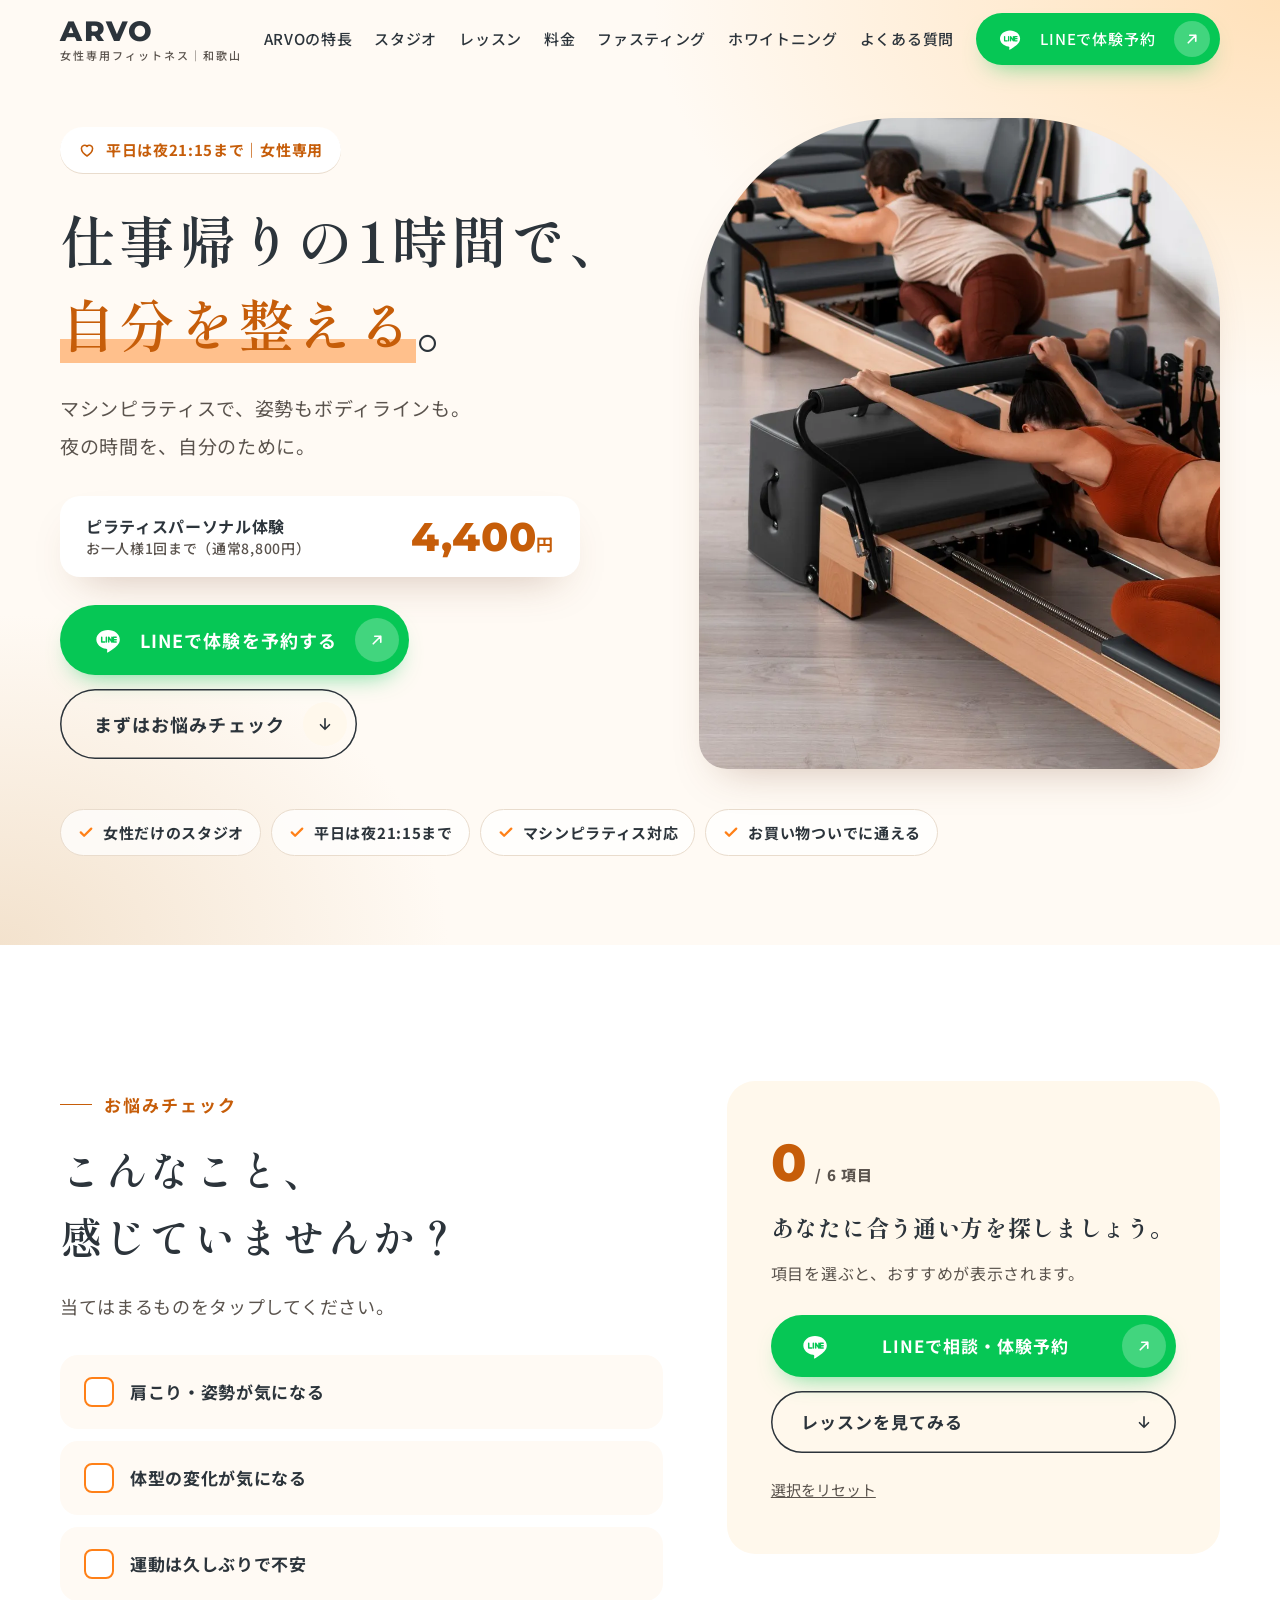
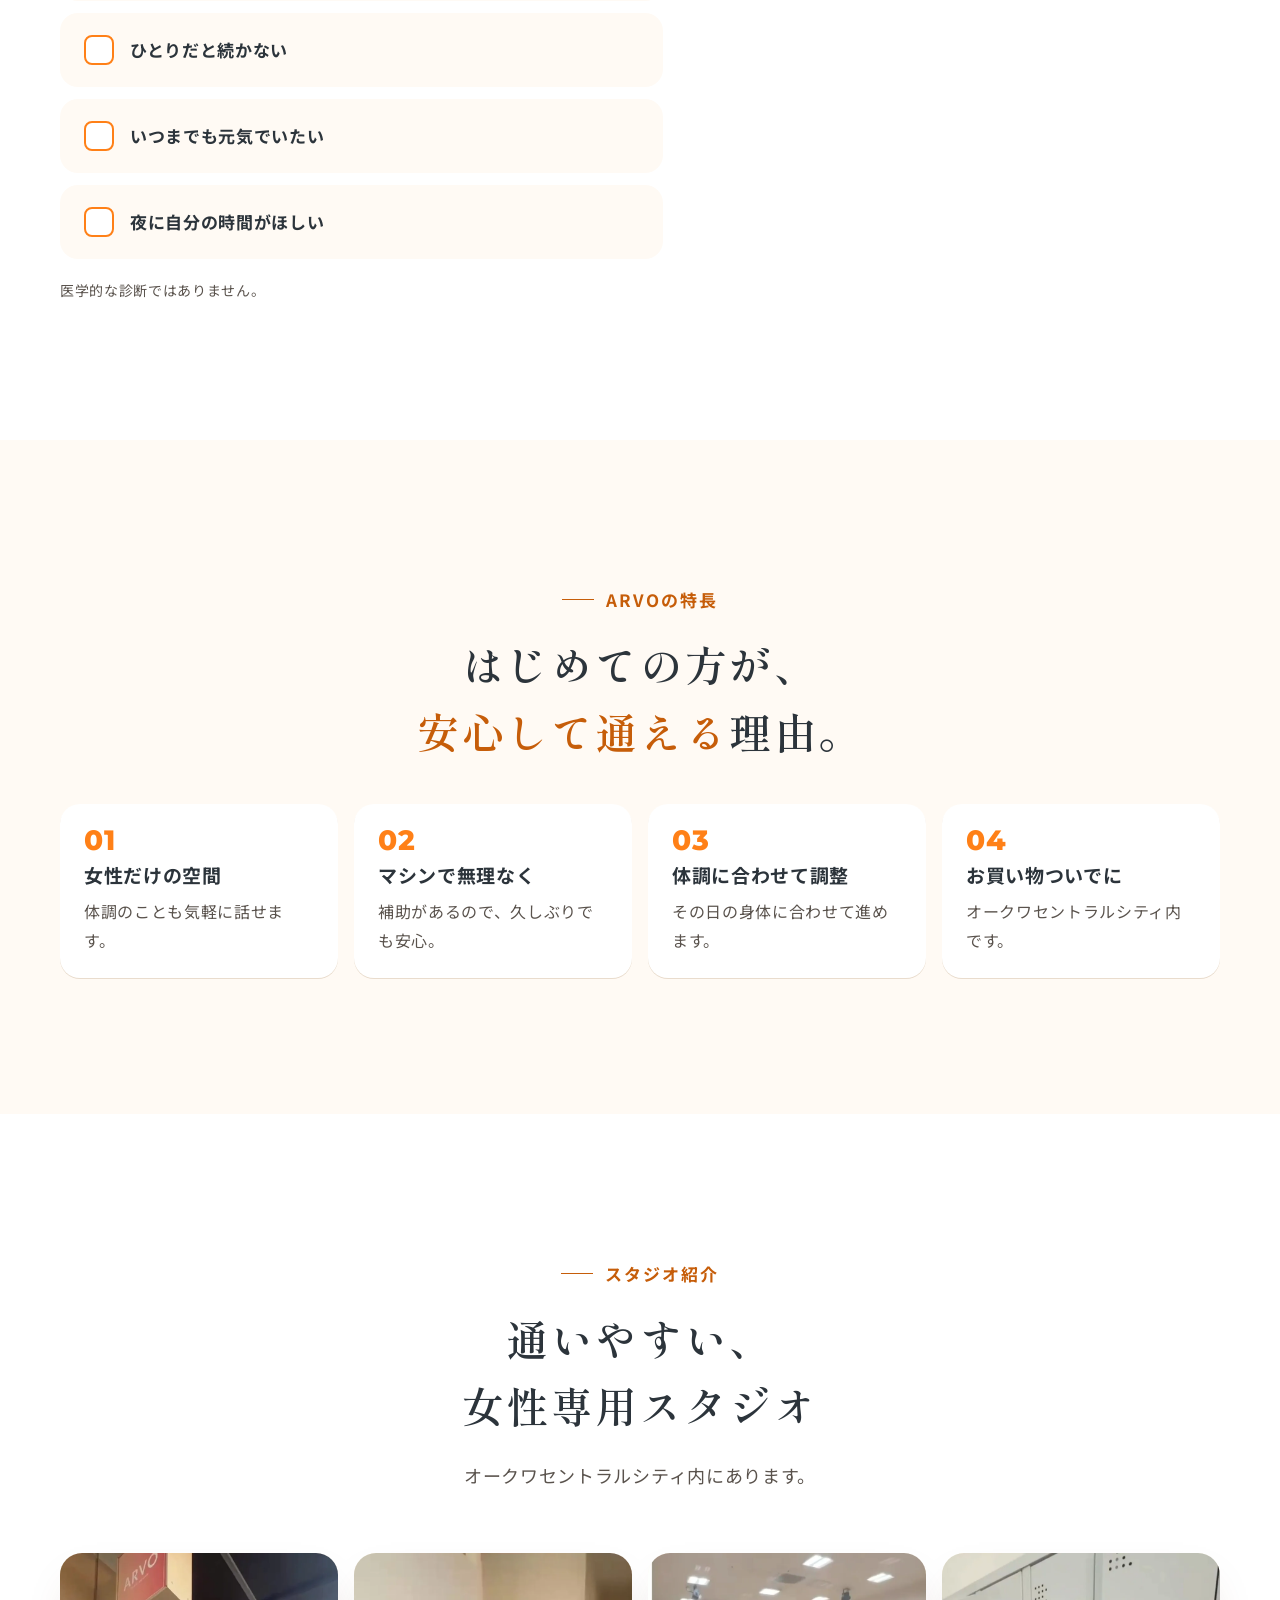
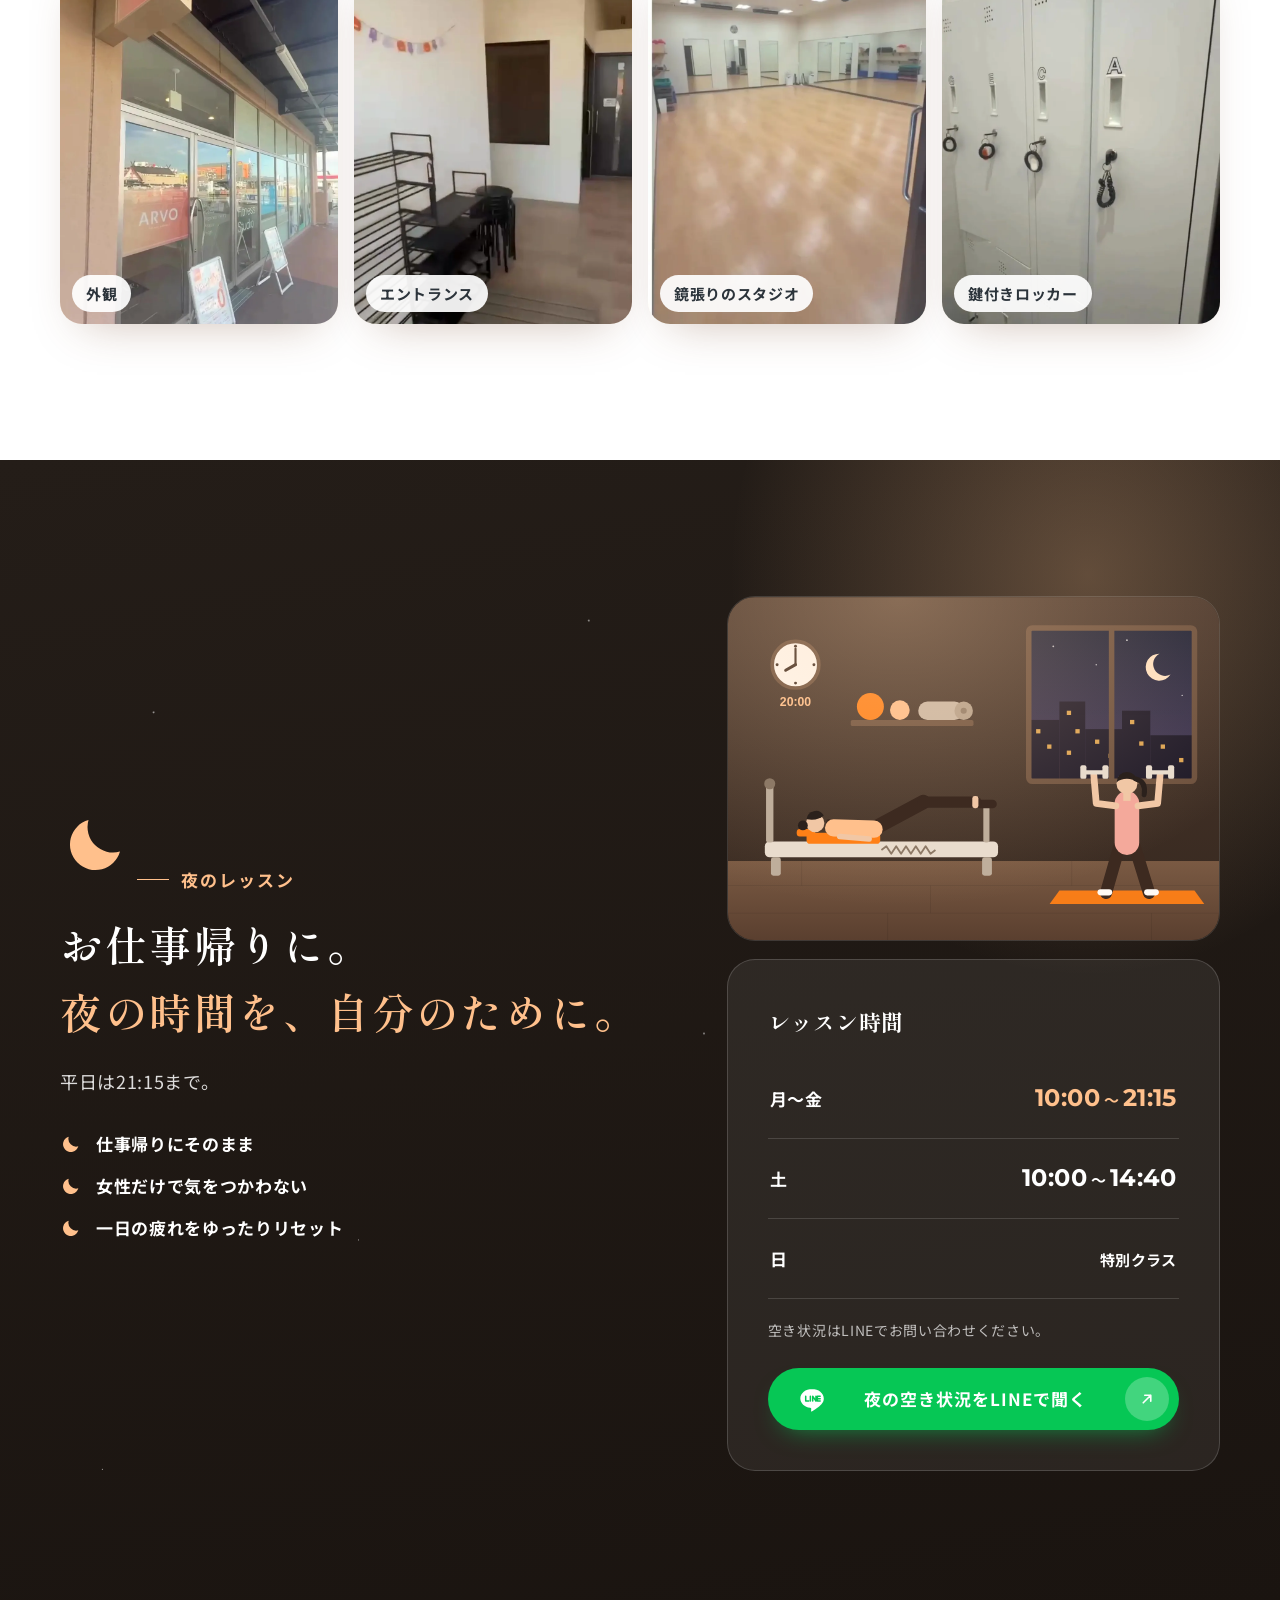
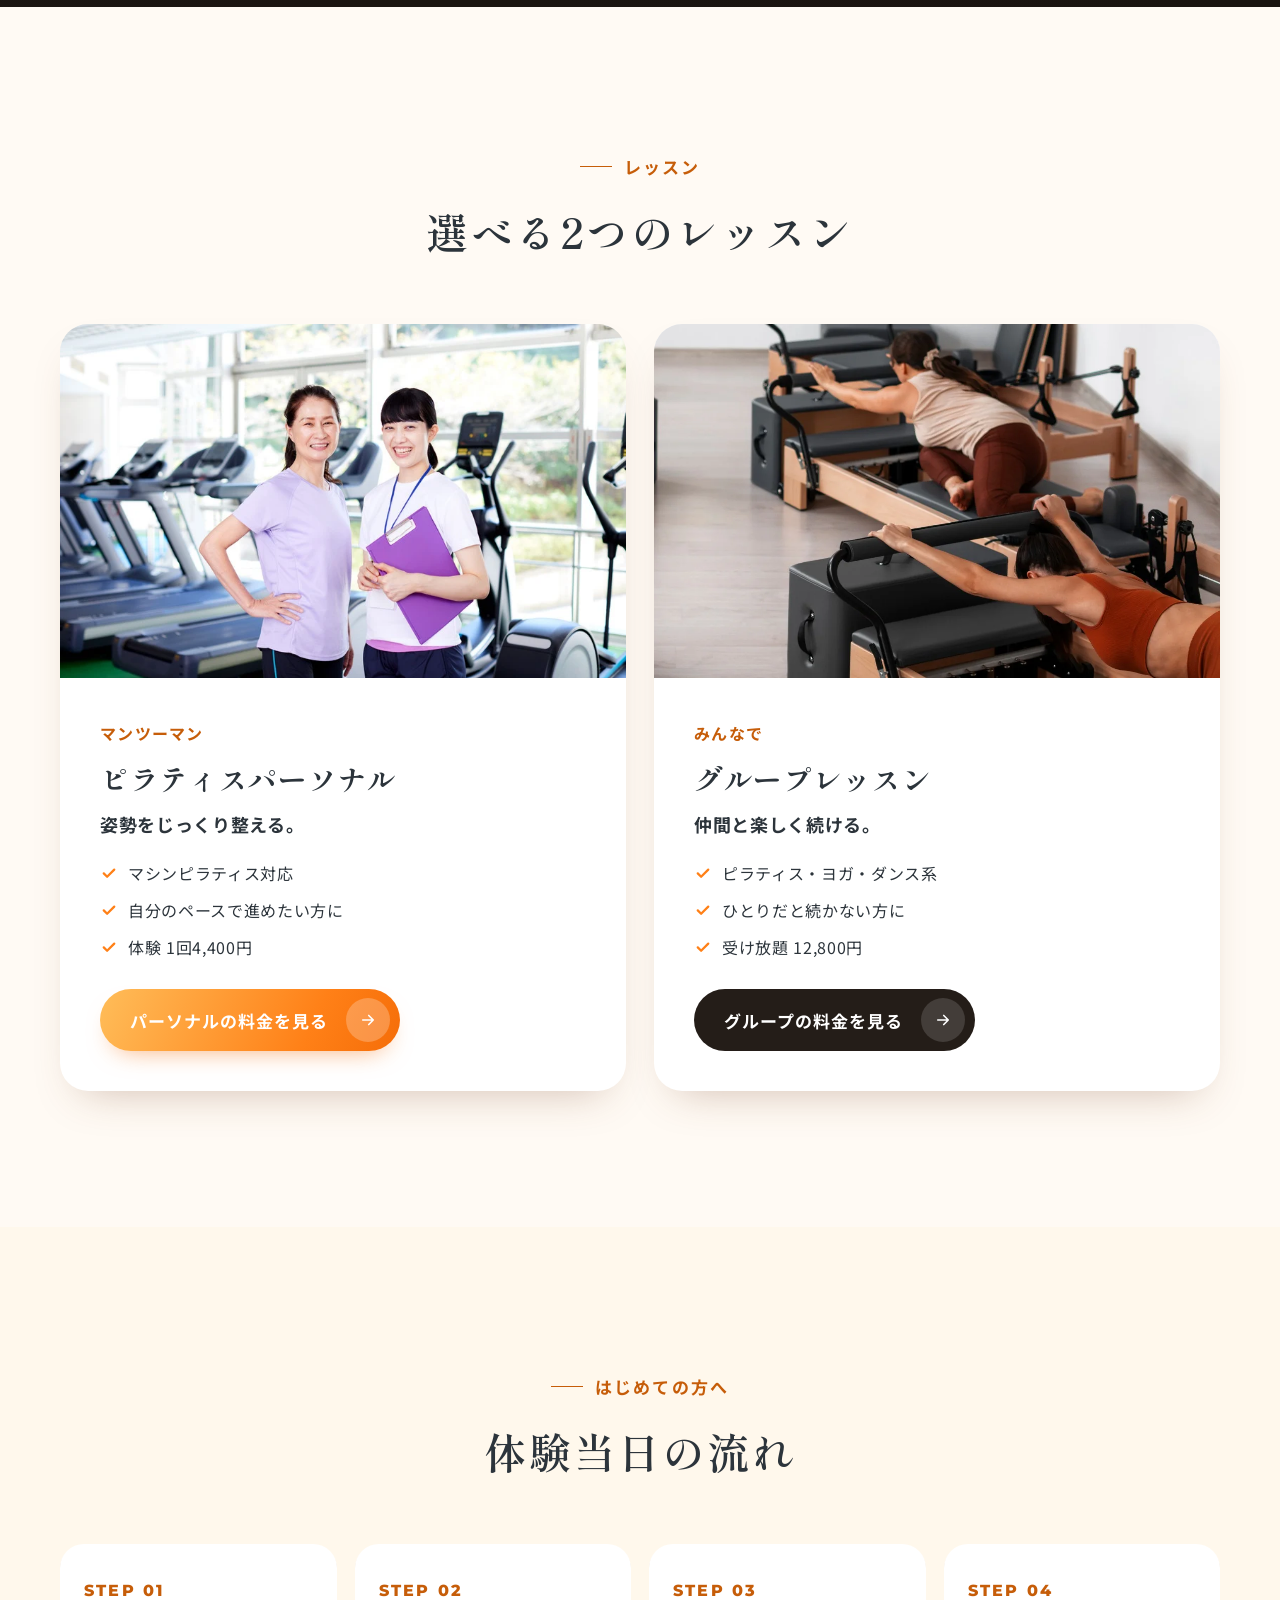
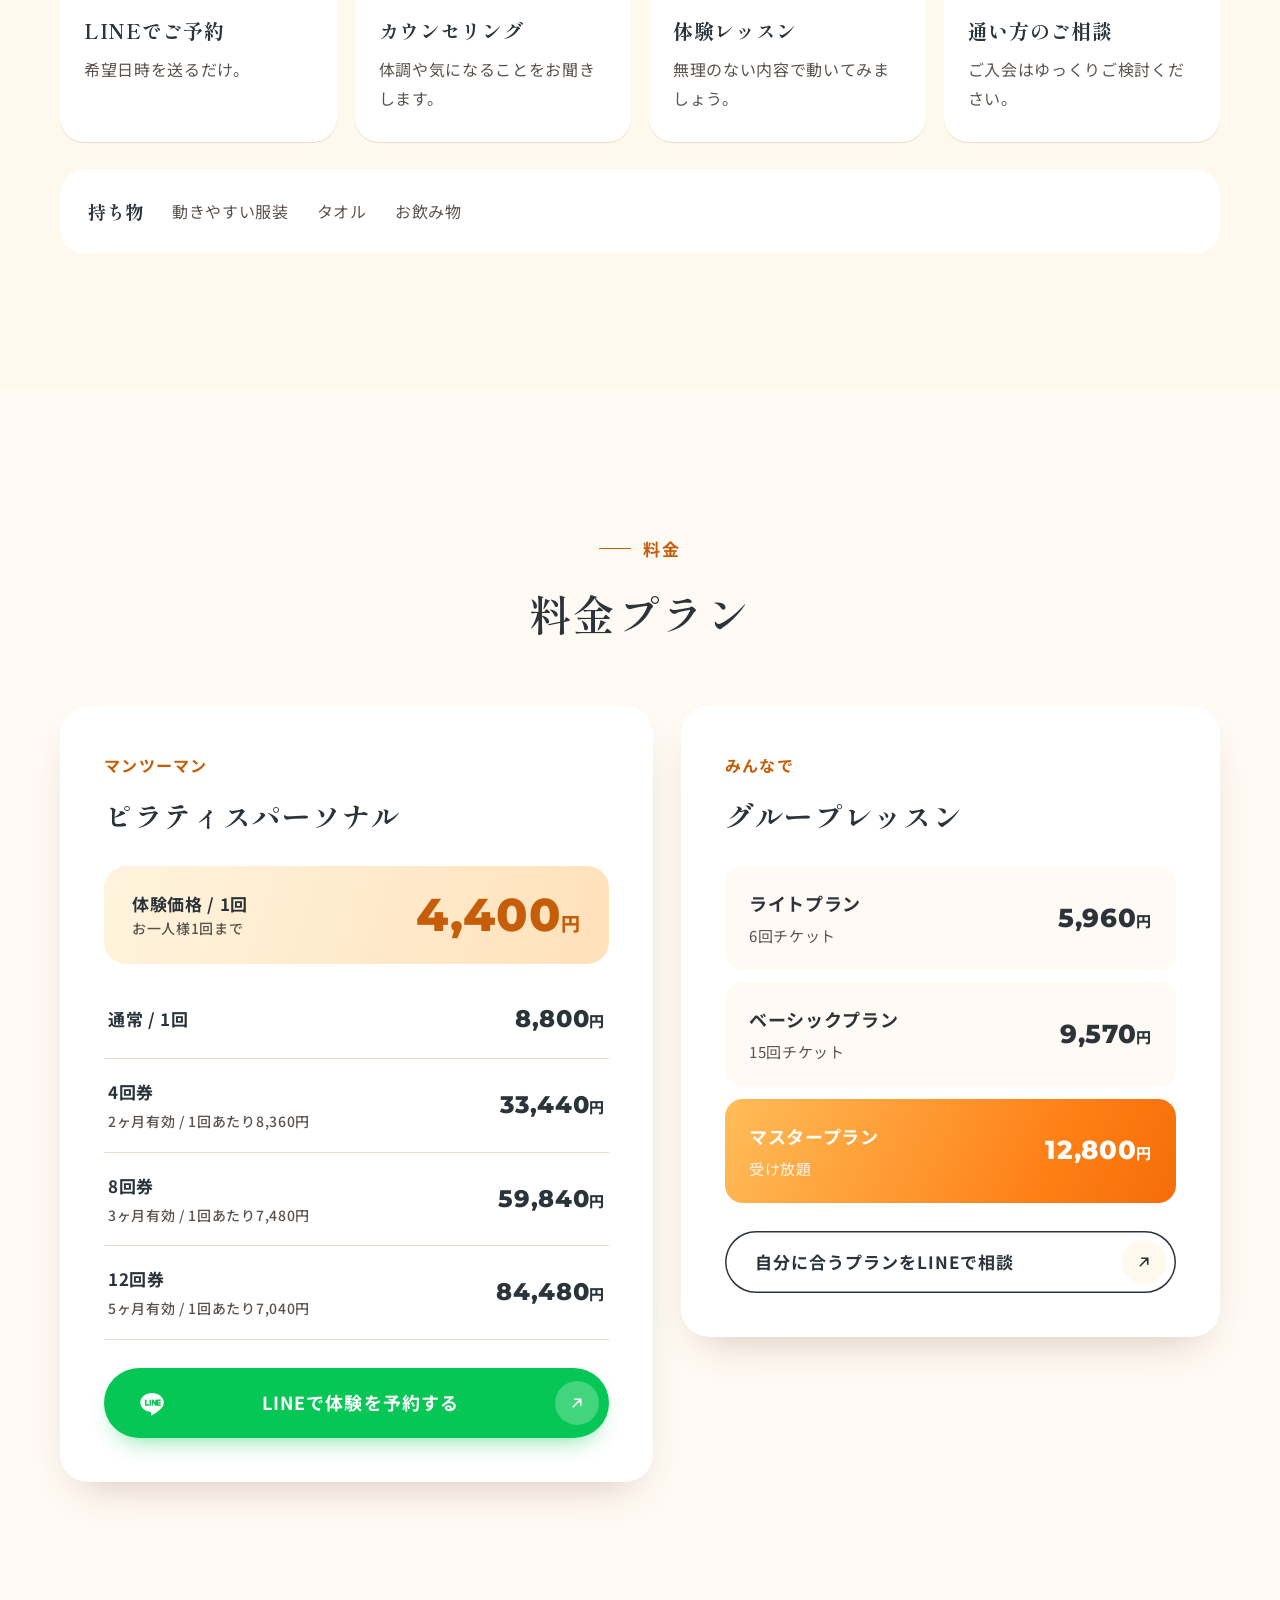
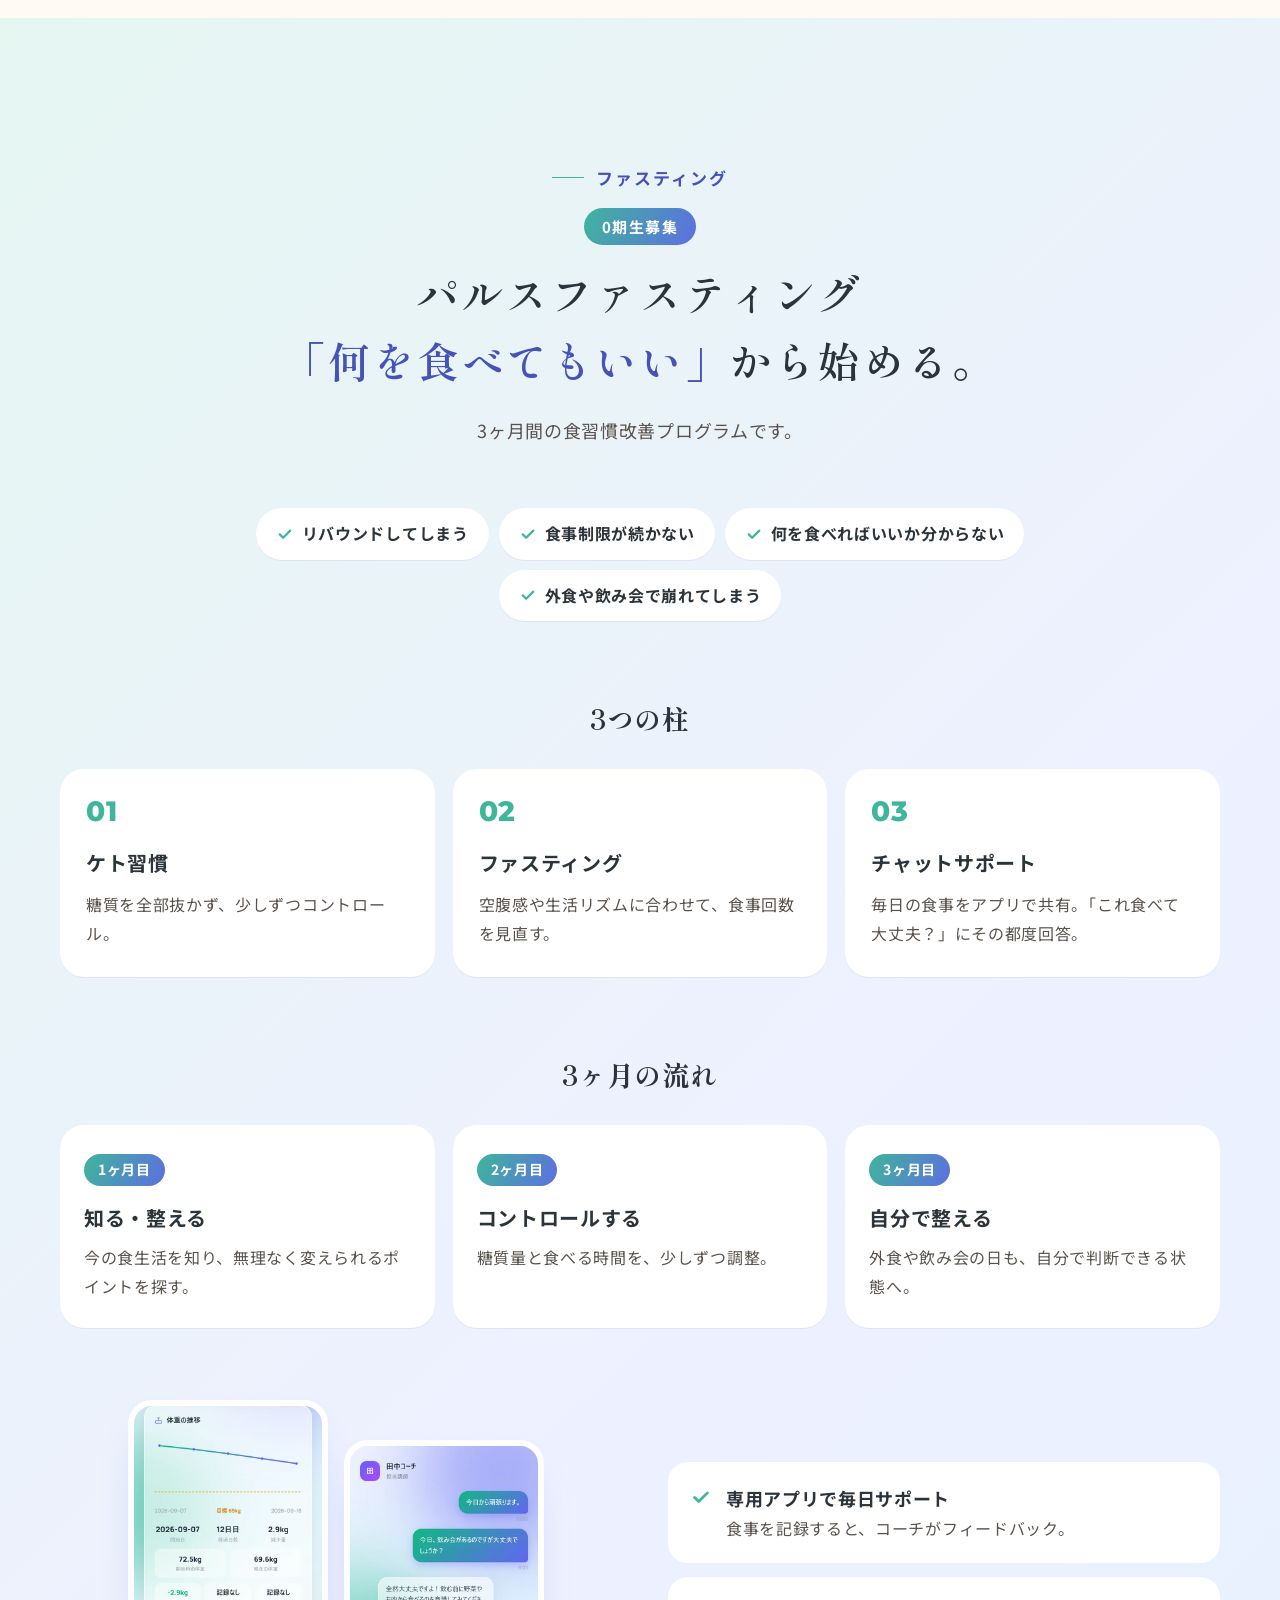
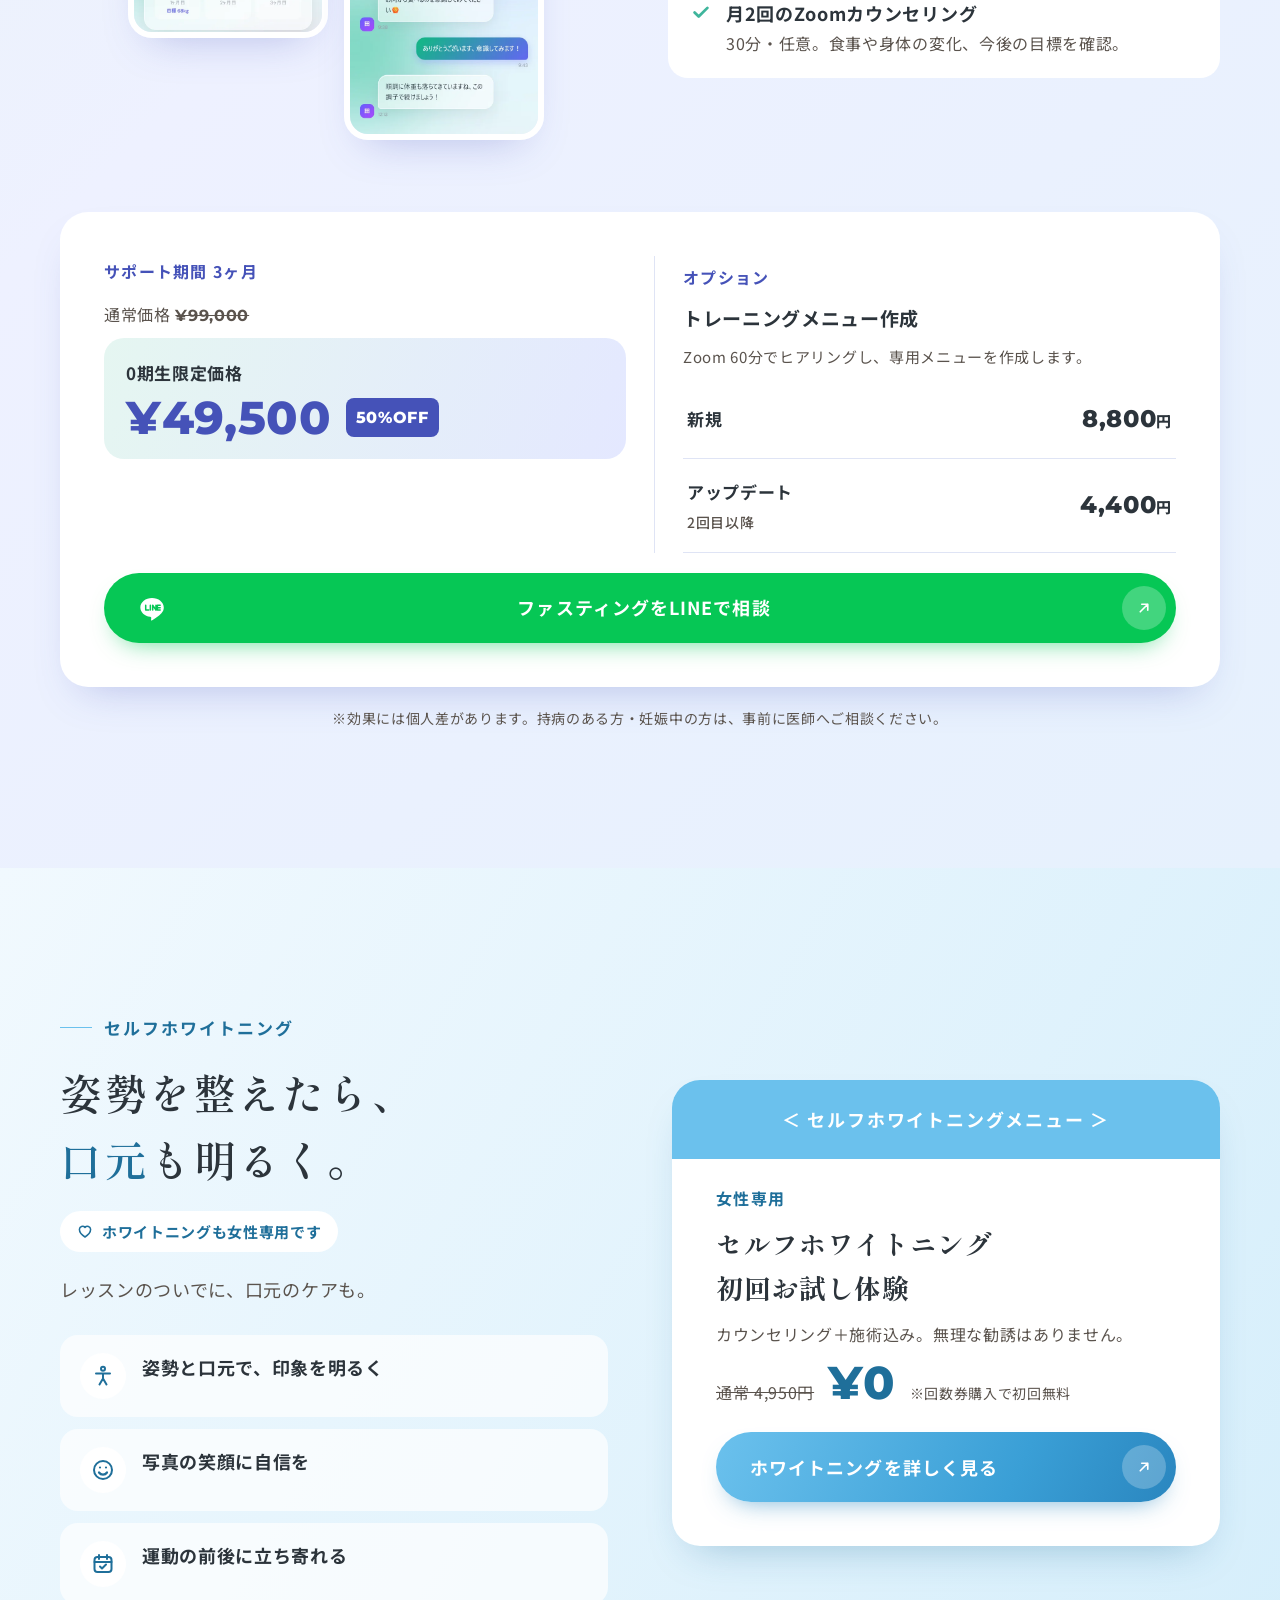
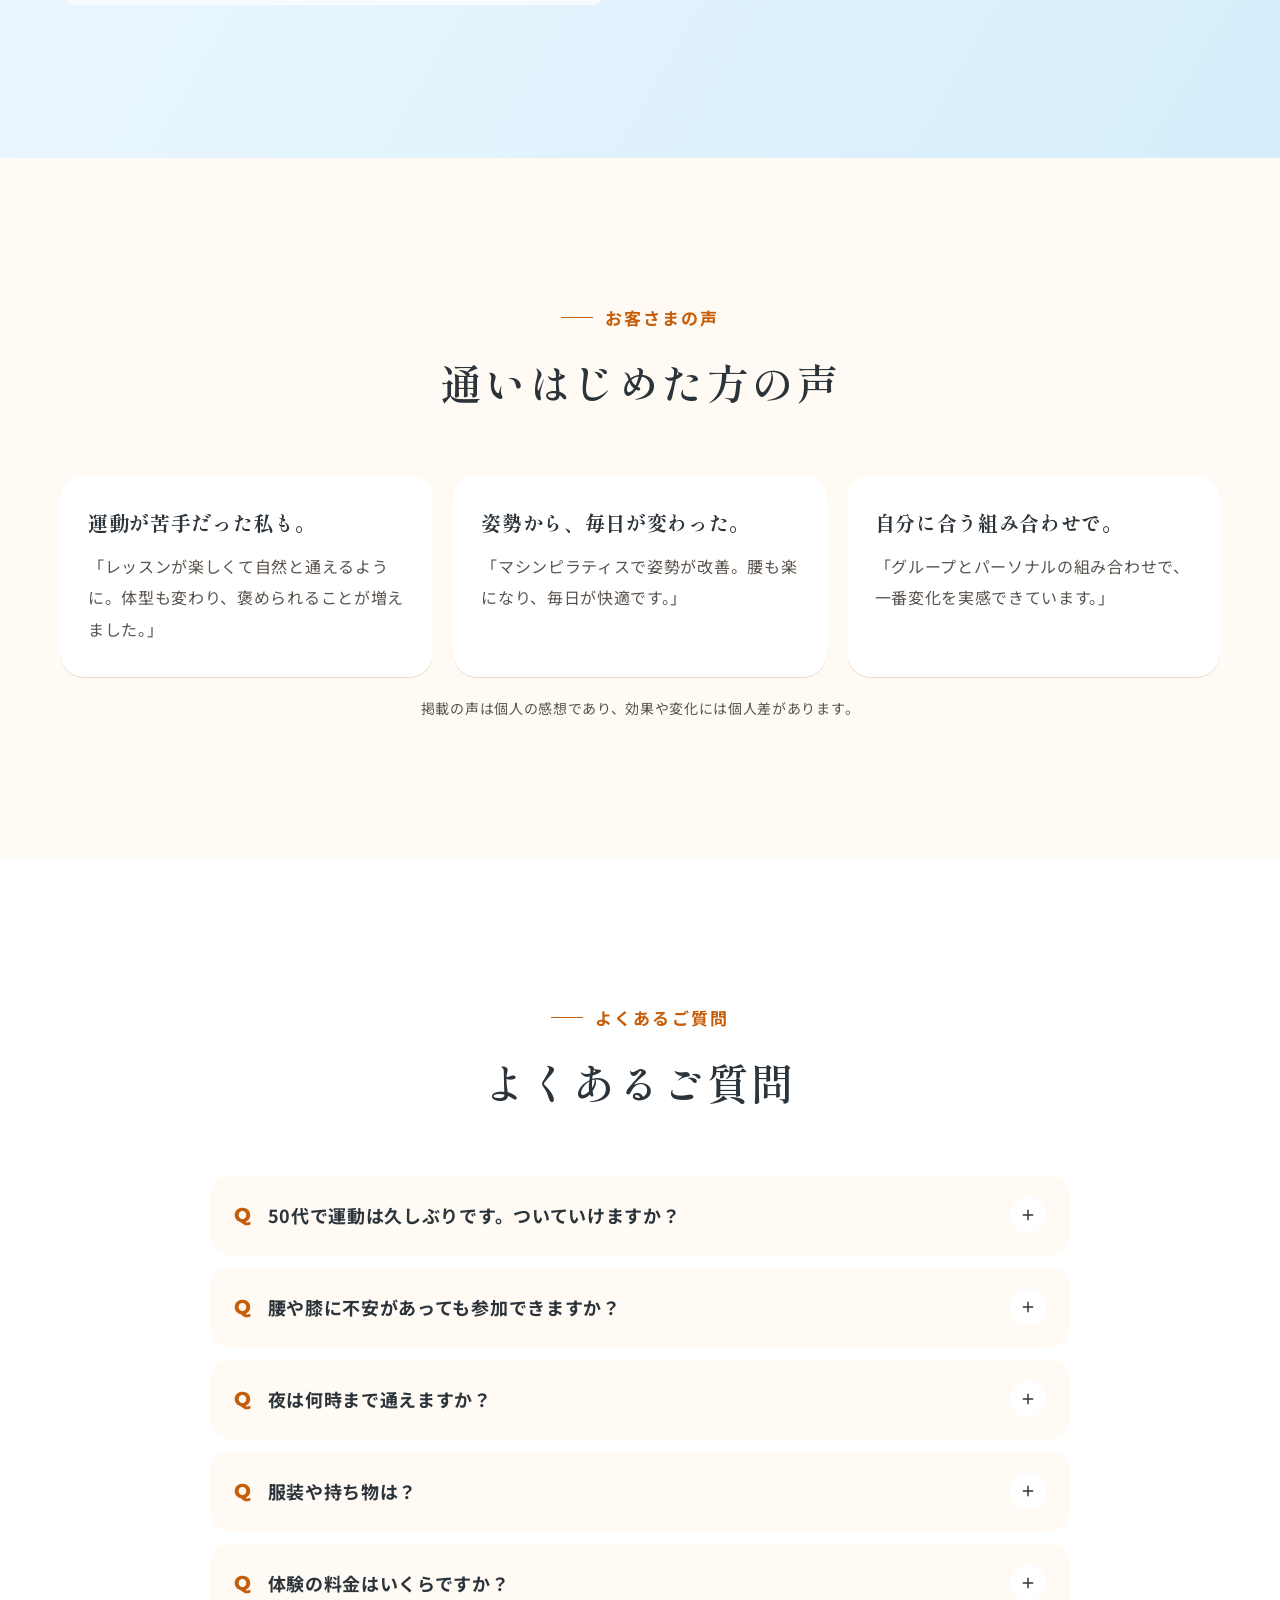
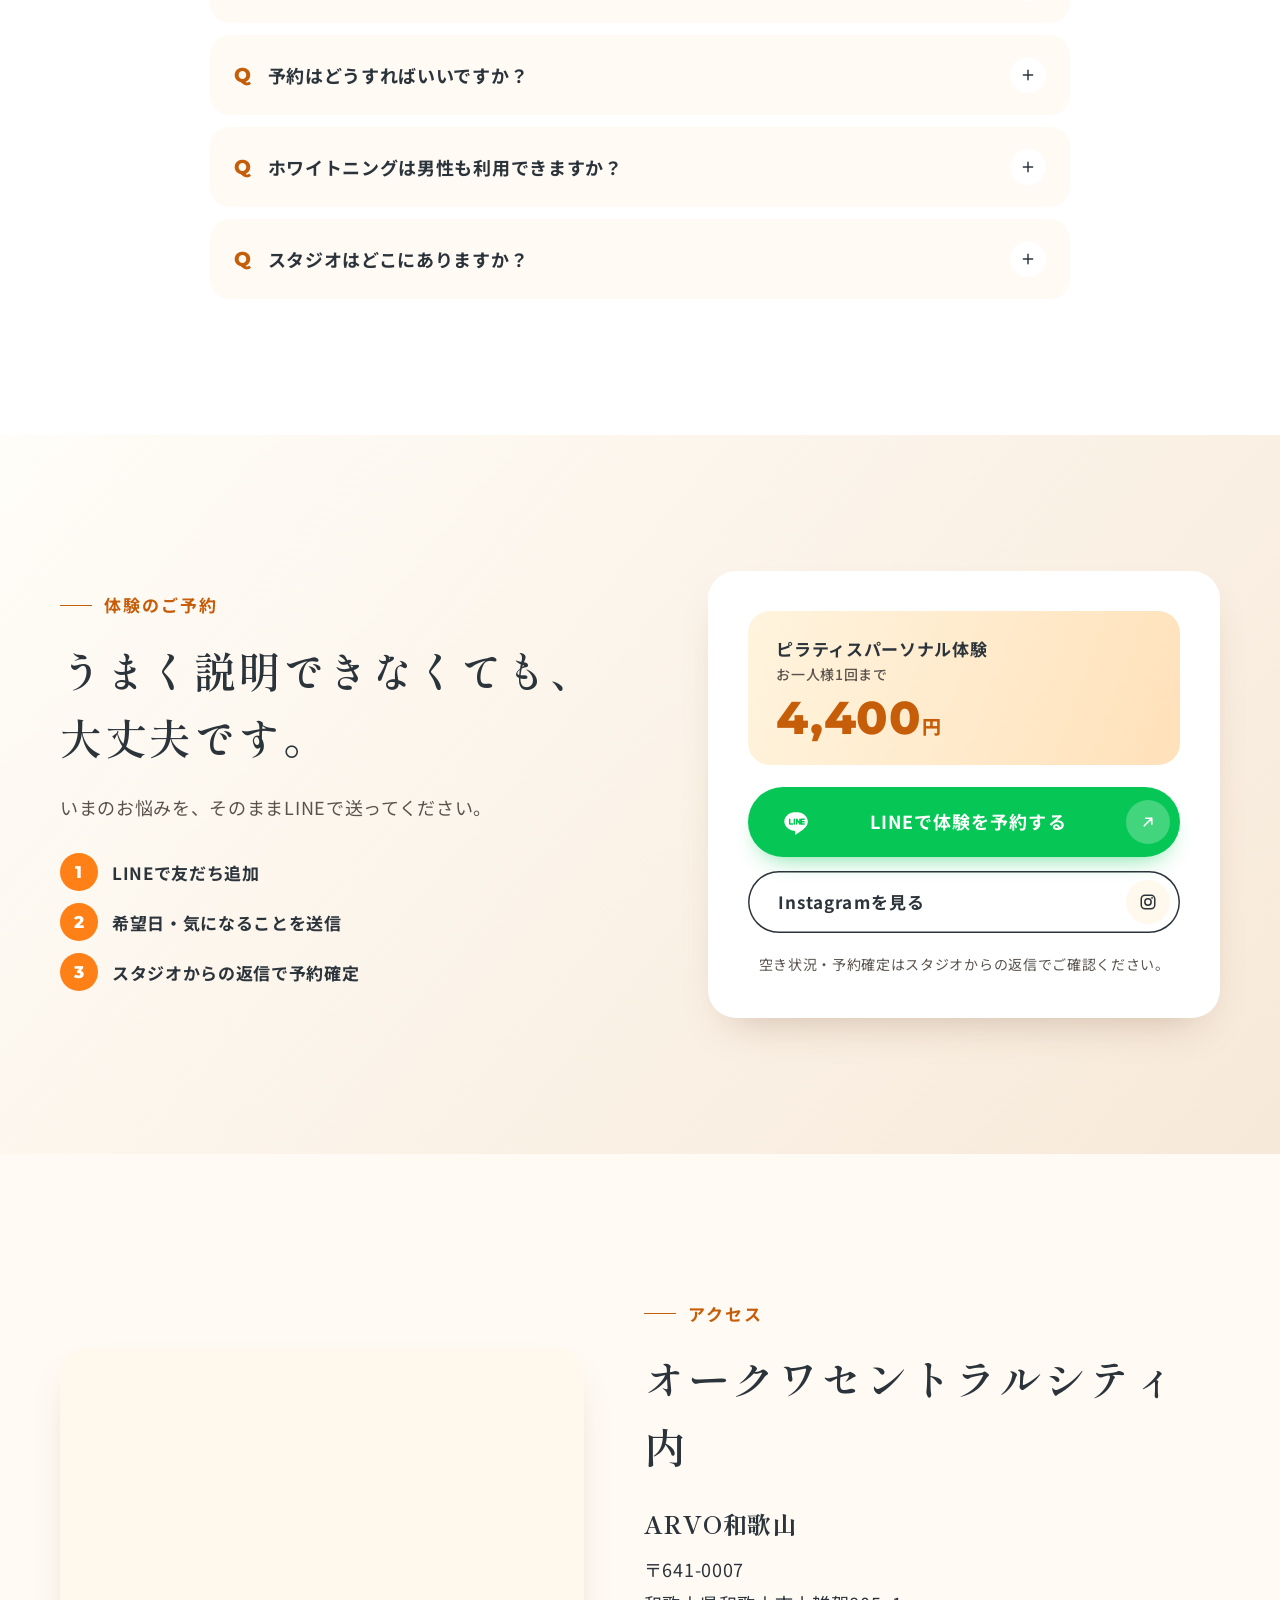
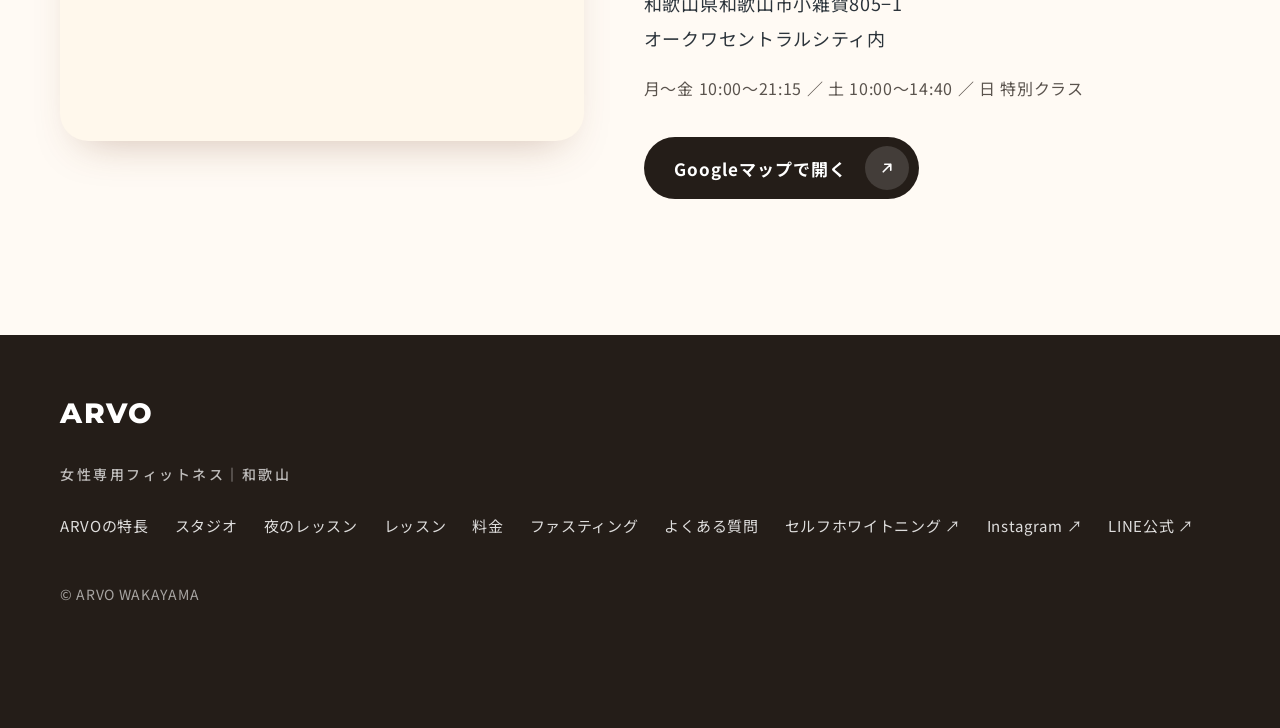
<file: 30s40s.html>
<!doctype html>
<!-- このファイルは tools/build.py で自動生成されます。編集は src/page.html で行ってください。 -->
<html lang="ja">
<head>
<meta charset="utf-8">
<meta name="viewport" content="width=device-width,initial-scale=1">
<title>仕事帰りに通える女性専用ピラティス | ARVO和歌山</title>
<meta name="description" content="和歌山市・オークワセントラルシティ内の女性専用フィットネス「ARVO」。平日は夜21:15まで、仕事帰りにマシンピラティス。姿勢もボディラインも。ピラティスパーソナル体験1回4,400円。ご予約はLINEから。">
<meta property="og:title" content="仕事帰りに通える女性専用ピラティス | ARVO和歌山">
<meta property="og:description" content="仕事帰りの1時間で、自分を整える。平日は夜21:15まで。ピラティスパーソナル体験1回4,400円。">
<meta property="og:image" content="https://arvo-fitness.web.app/assets/hero-group.webp">
<meta property="og:url" content="https://arvo-fitness.web.app/30s40s">
<link rel="canonical" href="https://arvo-fitness.web.app/30s40s">
<meta property="og:type" content="website">
<meta name="theme-color" content="#241d18">
<link rel="icon" href="assets/favicon.ico" sizes="16x16 32x32 48x48">
<link rel="icon" href="assets/icon-192.png" type="image/png" sizes="192x192">
<link rel="apple-touch-icon" href="assets/apple-touch-icon.png">
<link rel="preconnect" href="https://fonts.googleapis.com">
<link rel="preconnect" href="https://fonts.gstatic.com" crossorigin>
<link href="https://fonts.googleapis.com/css2?family=Montserrat:wght@700;800&family=Noto+Sans+JP:wght@400;500;700&family=Shippori+Mincho:wght@600&display=swap" rel="stylesheet">
<link rel="stylesheet" href="css/style.css">
</head>
<body>
<!--
  ▼ リンク設定
  LINE公式アカウント: https://lin.ee/SpYlcYa（js/main.js の LINKS.line でも一括管理）
-->
<a class="skip" href="#main">本文へ移動</a>

<svg width="0" height="0" style="position:absolute" aria-hidden="true">
  <symbol id="i-arrow" viewBox="0 0 24 24"><path d="M5 12h14M13 6l6 6-6 6" fill="none" stroke="currentColor" stroke-width="2.2" stroke-linecap="round" stroke-linejoin="round"/></symbol>
  <symbol id="i-out" viewBox="0 0 24 24"><path d="M7 17 17 7M9 7h8v8" fill="none" stroke="currentColor" stroke-width="2.2" stroke-linecap="round" stroke-linejoin="round"/></symbol>
  <symbol id="i-down" viewBox="0 0 24 24"><path d="M12 5v14M6 13l6 6 6-6" fill="none" stroke="currentColor" stroke-width="2.2" stroke-linecap="round" stroke-linejoin="round"/></symbol>
  <symbol id="i-plus" viewBox="0 0 24 24"><path d="M12 5v14M5 12h14" fill="none" stroke="currentColor" stroke-width="2.2" stroke-linecap="round"/></symbol>
  <symbol id="i-check" viewBox="0 0 24 24"><path d="m5 12.5 4.5 4.5L19 7.5" fill="none" stroke="currentColor" stroke-width="3" stroke-linecap="round" stroke-linejoin="round"/></symbol>
  <symbol id="i-line" viewBox="0 0 24 24"><path d="M12 3.5C6.5 3.5 2 7.1 2 11.6c0 4 3.6 7.4 8.4 8 .3.1.8.2.9.5.1.3.1.7 0 1l-.1.9c0 .3-.2 1 .9.5 1.1-.5 5.9-3.5 8-6 1.5-1.6 2-3.2 2-4.9 0-4.5-4.5-8.1-10.1-8.1Z" fill="#fff"/><path d="M6.6 9.6v4.2h2.6M10.6 9.6v4.2M12.6 13.8V9.6l2.8 4.2V9.6M19 9.6h-2.4v4.2H19M16.6 11.7H19" fill="none" stroke="#06c755" stroke-width="1.3" stroke-linecap="round" stroke-linejoin="round"/></symbol>
  <symbol id="i-ig" viewBox="0 0 24 24"><rect x="3" y="3" width="18" height="18" rx="5" fill="none" stroke="currentColor" stroke-width="2"/><circle cx="12" cy="12" r="4.2" fill="none" stroke="currentColor" stroke-width="2"/><circle cx="17.4" cy="6.6" r="1.2" fill="currentColor"/></symbol>
  <symbol id="i-moon" viewBox="0 0 24 24"><path d="M20 14.5A8.5 8.5 0 0 1 9.5 4a8.5 8.5 0 1 0 10.5 10.5Z" fill="currentColor"/></symbol>
  <symbol id="i-heart" viewBox="0 0 24 24"><path d="M12 20s-7.5-4.6-7.5-10.2A4.3 4.3 0 0 1 12 7.3a4.3 4.3 0 0 1 7.5 2.5C19.5 15.4 12 20 12 20Z" fill="none" stroke="currentColor" stroke-width="2" stroke-linejoin="round"/></symbol>
  <symbol id="i-pin" viewBox="0 0 24 24"><path d="M12 21s-7-6.2-7-11.5a7 7 0 0 1 14 0C19 14.8 12 21 12 21Z" fill="none" stroke="currentColor" stroke-width="2"/><circle cx="12" cy="9.5" r="2.5" fill="none" stroke="currentColor" stroke-width="2"/></symbol>
  <symbol id="i-leaf" viewBox="0 0 24 24"><path d="M5 19c0-8 5-13 14-14-1 9-6 14-14 14Zm0 0 7-7" fill="none" stroke="currentColor" stroke-width="2" stroke-linecap="round" stroke-linejoin="round"/></symbol>
  <symbol id="i-smile" viewBox="0 0 24 24"><circle cx="12" cy="12" r="9" fill="none" stroke="currentColor" stroke-width="2"/><path d="M8 14.5c1 1.4 2.4 2.1 4 2.1s3-.7 4-2.1M9 9.5h.01M15 9.5h.01" fill="none" stroke="currentColor" stroke-width="2.2" stroke-linecap="round"/></symbol>
  <symbol id="i-body" viewBox="0 0 24 24"><circle cx="12" cy="4.8" r="2" fill="none" stroke="currentColor" stroke-width="2"/><path d="M5 9.5h14M12 9.5v5M12 14.5l-3.5 6M12 14.5l3.5 6" fill="none" stroke="currentColor" stroke-width="2" stroke-linecap="round"/></symbol>
  <symbol id="i-cal" viewBox="0 0 24 24"><rect x="3.5" y="5" width="17" height="15" rx="3" fill="none" stroke="currentColor" stroke-width="2"/><path d="M3.5 10h17M8 3v4M16 3v4M9 14.5l2 2 4-4" fill="none" stroke="currentColor" stroke-width="2" stroke-linecap="round" stroke-linejoin="round"/></symbol>
  <symbol id="i-menu" viewBox="0 0 24 24"><path d="M4 7h16M4 12h16M4 17h16" fill="none" stroke="currentColor" stroke-width="2.2" stroke-linecap="round"/></symbol>
  <symbol id="i-close" viewBox="0 0 24 24"><path d="M6 6l12 12M18 6 6 18" fill="none" stroke="currentColor" stroke-width="2.2" stroke-linecap="round"/></symbol>
</svg>

<!-- ===== HEADER ===== -->
<header class="hd" id="hd">
  <div class="wrap hd-in">
    <a class="logo" href="#top" aria-label="ARVO 和歌山 トップへ"><b>ARVO</b><small>女性専用フィットネス｜和歌山</small></a>
    <button class="menu-btn" id="menuBtn" aria-label="メニューを開く" aria-expanded="false" aria-controls="nav"><svg><use href="#i-menu"/></svg></button>
    <nav class="nav" id="nav" aria-label="メインメニュー">
      <a href="#reasons">ARVOの特長</a>
      <a href="#studio">スタジオ</a>
      <a href="#lessons">レッスン</a>
      <a href="#price">料金</a>
      <a href="#fasting">ファスティング</a>
      <a href="#smile">ホワイトニング</a>
      <a href="#faq">よくある質問</a>
      <a class="btn btn--line" data-link="line" href="https://lin.ee/SpYlcYa" target="_blank" rel="noopener"><svg class="ico" aria-hidden="true"><use href="#i-line"/></svg>LINEで体験予約<span class="chip"><svg aria-hidden="true"><use href="#i-out"/></svg></span></a>
    </nav>
  </div>
</header>

<main id="main">
<!-- ===== FIRST VIEW ===== -->
<section class="hero" id="top">
  <div class="wrap hero-grid">
    <div class="hero-copy">
      <div class="hero-main">
      <p class="hero-tag"><svg width="18" height="18" aria-hidden="true"><use href="#i-heart"/></svg>平日は夜21:15まで｜女性専用</p>
      <h1>仕事帰りの1時間で、<br><span class="nw"><em>自分を整える</em>。</span></h1>
      <p class="hero-lead">マシンピラティスで、姿勢もボディラインも。<br>夜の時間を、自分のために。</p>
      </div>
      <div class="hero-cta">
      <p class="hero-offer"><span class="lbl">ピラティスパーソナル体験<small>お一人様1回まで（通常8,800円）</small></span><span class="price">4,400<small>円</small></span></p>
      <div class="btn-row">
        <a class="btn btn--line btn--lg" data-link="line" href="https://lin.ee/SpYlcYa" target="_blank" rel="noopener"><svg class="ico" aria-hidden="true"><use href="#i-line"/></svg>LINEで体験を予約する<span class="chip"><svg aria-hidden="true"><use href="#i-out"/></svg></span></a>
        <a class="btn btn--ghost btn--lg" href="#check">まずはお悩みチェック<span class="chip"><svg aria-hidden="true"><use href="#i-down"/></svg></span></a>
      </div>
      </div>
    </div>
    <div class="hero-visual">
      <div class="hero-photo"><img src="assets/hero-group.webp" alt="グループでマシンピラティスをする女性たち" fetchpriority="high" width="1000" height="1125" style="object-position:60% 40%"></div>
    </div>
  </div>
  <div class="wrap">
    <ul class="hero-chips">
      <li><svg aria-hidden="true"><use href="#i-check"/></svg>女性だけのスタジオ</li>
      <li><svg aria-hidden="true"><use href="#i-check"/></svg>平日は夜21:15まで</li>
      <li><svg aria-hidden="true"><use href="#i-check"/></svg>マシンピラティス対応</li>
      <li><svg aria-hidden="true"><use href="#i-check"/></svg>お買い物ついでに通える</li>
    </ul>
  </div>
</section>

<!-- ===== お悩みチェック ===== -->
<section class="sec check" id="check">
  <div class="wrap check-grid">
    <div class="rv">
      <p class="eyebrow">お悩みチェック</p>
      <h2 class="h2">こんなこと、<br>感じていませんか？</h2>
      <p class="lead">当てはまるものをタップしてください。</p>
      <ul class="check-list" style="margin-top:30px">
        <li class="check-item"><input type="checkbox" id="c1" data-hint="personal"><label for="c1"><span class="box"><svg><use href="#i-check"/></svg></span>肩こり・姿勢が気になる</label></li>
        <li class="check-item"><input type="checkbox" id="c2" data-hint="personal"><label for="c2"><span class="box"><svg><use href="#i-check"/></svg></span>体型の変化が気になる</label></li>
        <li class="check-item"><input type="checkbox" id="c3" data-hint="both"><label for="c3"><span class="box"><svg><use href="#i-check"/></svg></span>運動は久しぶりで不安</label></li>
        <li class="check-item"><input type="checkbox" id="c4" data-hint="group"><label for="c4"><span class="box"><svg><use href="#i-check"/></svg></span>ひとりだと続かない</label></li>
        <li class="check-item"><input type="checkbox" id="c5" data-hint="group"><label for="c5"><span class="box"><svg><use href="#i-check"/></svg></span>いつまでも元気でいたい</label></li>
        <li class="check-item"><input type="checkbox" id="c6" data-hint="night"><label for="c6"><span class="box"><svg><use href="#i-check"/></svg></span>夜に自分の時間がほしい</label></li>
      </ul>
      <p class="note">医学的な診断ではありません。</p>
    </div>
    <aside class="result rv" aria-live="polite">
      <p class="count"><span id="cnt">0</span><small>/ 6 項目</small></p>
      <h3 id="resTitle">あなたに合う通い方を探しましょう。</h3>
      <p id="resText">項目を選ぶと、おすすめが表示されます。</p>
      <div class="btn-row">
        <a class="btn btn--line btn--block" data-link="line" href="https://lin.ee/SpYlcYa" target="_blank" rel="noopener"><svg class="ico" aria-hidden="true"><use href="#i-line"/></svg>LINEで相談・体験予約<span class="chip"><svg aria-hidden="true"><use href="#i-out"/></svg></span></a>
        <a class="btn btn--ghost btn--block" href="#lessons">レッスンを見てみる<span class="chip"><svg aria-hidden="true"><use href="#i-down"/></svg></span></a>
      </div>
      <button class="reset" id="reset" type="button">選択をリセット</button>
    </aside>
  </div>
</section>

<!-- ===== 特長 ===== -->
<section class="sec" id="reasons">
  <div class="wrap reasons-wrap">
    <div class="rv">
      <p class="eyebrow">ARVOの特長</p>
      <h2 class="h2">はじめての方が、<br><em>安心して通える</em>理由。</h2>
            <div class="reasons">
        <div class="reason"><span class="n">01</span><h3>女性だけの空間</h3><p>体調のことも気軽に話せます。</p></div>
        <div class="reason"><span class="n">02</span><h3>マシンで無理なく</h3><p>補助があるので、久しぶりでも安心。</p></div>
        <div class="reason"><span class="n">03</span><h3>体調に合わせて調整</h3><p>その日の身体に合わせて進めます。</p></div>
        <div class="reason"><span class="n">04</span><h3>お買い物ついでに</h3><p>オークワセントラルシティ内です。</p></div>
      </div>
    </div>
  </div>
</section>

<!-- ===== スタジオ紹介 ===== -->
<section class="sec gallery-sec" id="studio">
  <div class="wrap">
    <div class="sec-head center rv">
      <p class="eyebrow">スタジオ紹介</p>
      <h2 class="h2">通いやすい、<br>女性専用スタジオ</h2>
      <p class="lead">オークワセントラルシティ内にあります。</p>
    </div>
    <div class="gallery">
      <figure class="rv"><img src="assets/studio-exterior.webp" alt="ARVOの外観" loading="lazy" width="900" height="1200"><figcaption>外観</figcaption></figure>
      <figure class="rv"><img src="assets/studio-entrance.webp" alt="ARVOのエントランス" loading="lazy" width="840" height="1120"><figcaption>エントランス</figcaption></figure>
      <figure class="rv"><img src="assets/studio-room.webp" alt="鏡張りのスタジオ" loading="lazy" width="900" height="1200"><figcaption>鏡張りのスタジオ</figcaption></figure>
      <figure class="rv"><img src="assets/studio-locker.webp" alt="鍵付きロッカー" loading="lazy" width="900" height="1200"><figcaption>鍵付きロッカー</figcaption></figure>
    </div>
  </div>
</section>

<!-- ===== 夜のレッスン（30代向け） ===== -->
<section class="sec night" id="night">
  <div class="night-stars" aria-hidden="true"></div>
  <div class="wrap night-grid">
    <div class="rv">
      <svg class="night-moon" aria-hidden="true"><use href="#i-moon"/></svg>
      <p class="eyebrow" style="margin-top:18px">夜のレッスン</p>
      <h2 class="h2">お仕事帰りに。<br><em>夜の時間を、自分のために。</em></h2>
      <p class="lead">平日は21:15まで。</p>
      <ul class="night-points">
        <li><svg aria-hidden="true"><use href="#i-moon"/></svg><span><b>仕事帰りにそのまま</b></span></li>
        <li><svg aria-hidden="true"><use href="#i-moon"/></svg><span><b>女性だけで気をつかわない</b></span></li>
        <li><svg aria-hidden="true"><use href="#i-moon"/></svg><span><b>一日の疲れをゆったりリセット</b></span></li>
      </ul>
    </div>
    <div class="rv">
    <figure class="night-img"><img src="assets/night-lesson.svg" alt="夜のスタジオでピラティスをする女性のイメージ" loading="lazy" width="800" height="560"></figure>
    <div class="hours">
      <h3>レッスン時間</h3>
      <table>
        <tr class="is-night"><th>月〜金</th><td>10:00<small> 〜 </small>21:15</td></tr>
        <tr><th>土</th><td>10:00<small> 〜 </small>14:40</td></tr>
        <tr><th>日</th><td><small>特別クラス</small></td></tr>
      </table>
      <p class="note">空き状況はLINEでお問い合わせください。</p>
      <a class="btn btn--line btn--block" data-link="line" href="https://lin.ee/SpYlcYa" target="_blank" rel="noopener"><svg class="ico" aria-hidden="true"><use href="#i-line"/></svg>夜の空き状況をLINEで聞く<span class="chip"><svg aria-hidden="true"><use href="#i-out"/></svg></span></a>
    </div>
    </div>
  </div>
</section>

<!-- ===== レッスン ===== -->
<section class="sec" id="lessons">
  <div class="wrap">
    <div class="sec-head center rv">
      <p class="eyebrow">レッスン</p>
      <h2 class="h2">選べる2つのレッスン</h2>
          </div>
    <div class="lessons">
      <article class="lesson rv">
        <div class="lesson-img"><img src="assets/welcome.webp" alt="カウンセリングを担当するインストラクター" loading="lazy" width="800" height="534" style="object-position:70% 30%"></div>
        <div class="lesson-body">
          <p class="tag">マンツーマン</p>
          <h3>ピラティスパーソナル</h3>
          <p class="catch">姿勢をじっくり整える。</p>
          <ul>
            <li><svg aria-hidden="true"><use href="#i-check"/></svg>マシンピラティス対応</li>
            <li><svg aria-hidden="true"><use href="#i-check"/></svg>自分のペースで進めたい方に</li>
            <li><svg aria-hidden="true"><use href="#i-check"/></svg>体験 1回4,400円</li>
          </ul>
          <a class="btn" href="#price-personal">パーソナルの料金を見る<span class="chip"><svg aria-hidden="true"><use href="#i-arrow"/></svg></span></a>
        </div>
      </article>
      <article class="lesson rv">
        <div class="lesson-img"><img src="assets/group-lesson.webp" alt="グループでマシンピラティスをする女性たち" loading="lazy" width="1120" height="700"></div>
        <div class="lesson-body">
          <p class="tag">みんなで</p>
          <h3>グループレッスン</h3>
          <p class="catch">仲間と楽しく続ける。</p>
          <ul>
            <li><svg aria-hidden="true"><use href="#i-check"/></svg>ピラティス・ヨガ・ダンス系</li>
            <li><svg aria-hidden="true"><use href="#i-check"/></svg>ひとりだと続かない方に</li>
            <li><svg aria-hidden="true"><use href="#i-check"/></svg>受け放題 12,800円</li>
          </ul>
          <a class="btn btn--dark" href="#price-group">グループの料金を見る<span class="chip"><svg aria-hidden="true"><use href="#i-arrow"/></svg></span></a>
        </div>
      </article>
    </div>
  </div>
</section>

<!-- ===== 体験の流れ ===== -->
<section class="sec flow-sec" id="flow">
  <div class="wrap">
    <div class="sec-head center rv">
      <p class="eyebrow">はじめての方へ</p>
      <h2 class="h2">体験当日の流れ</h2>
          </div>
    <ol class="steps">
      <li class="step rv"><span class="n">STEP 01</span><h3>LINEでご予約</h3><p>希望日時を送るだけ。</p></li>
      <li class="step rv"><span class="n">STEP 02</span><h3>カウンセリング</h3><p>体調や気になることをお聞きします。</p></li>
      <li class="step rv"><span class="n">STEP 03</span><h3>体験レッスン</h3><p>無理のない内容で動いてみましょう。</p></li>
      <li class="step rv"><span class="n">STEP 04</span><h3>通い方のご相談</h3><p>ご入会はゆっくりご検討ください。</p></li>
    </ol>
    <div class="bring rv"><b>持ち物</b><span>動きやすい服装</span><span>タオル</span><span>お飲み物</span></div>
  </div>
</section>

<!-- ===== 料金 ===== -->
<section class="sec" id="price">
  <div class="wrap">
    <div class="sec-head center rv">
      <p class="eyebrow">料金</p>
      <h2 class="h2">料金プラン</h2>
          </div>
    <div class="price-grid">
      <div class="pcard rv" id="price-personal">
        <p class="tag">マンツーマン</p>
        <h3>ピラティスパーソナル</h3>
        <div class="trial">
          <p class="lbl">体験価格 / 1回<small>お一人様1回まで</small></p>
          <p class="val">4,400<small>円</small></p>
        </div>
        <table class="ptable">
          <tr><th>通常 / 1回</th><td>8,800<small>円</small></td></tr>
          <tr><th>4回券<small>2ヶ月有効 / 1回あたり8,360円</small></th><td>33,440<small>円</small></td></tr>
          <tr><th>8回券<small>3ヶ月有効 / 1回あたり7,480円</small></th><td>59,840<small>円</small></td></tr>
          <tr><th>12回券<small>5ヶ月有効 / 1回あたり7,040円</small></th><td>84,480<small>円</small></td></tr>
        </table>
        <a class="btn btn--line btn--block btn--lg" data-link="line" href="https://lin.ee/SpYlcYa" target="_blank" rel="noopener"><svg class="ico" aria-hidden="true"><use href="#i-line"/></svg>LINEで体験を予約する<span class="chip"><svg aria-hidden="true"><use href="#i-out"/></svg></span></a>
      </div>
      <div class="pcard rv" id="price-group">
        <p class="tag">みんなで</p>
        <h3>グループレッスン</h3>
                <div class="group-plans">
          <div class="gplan"><div><b>ライトプラン</b><span>6回チケット</span></div><p class="v">5,960<small>円</small></p></div>
          <div class="gplan"><div><b>ベーシックプラン</b><span>15回チケット</span></div><p class="v">9,570<small>円</small></p></div>
          <div class="gplan is-best"><div><b>マスタープラン</b><span>受け放題</span></div><p class="v">12,800<small>円</small></p></div>
        </div>
        <a class="btn btn--ghost btn--block" data-link="line" href="https://lin.ee/SpYlcYa" target="_blank" rel="noopener">自分に合うプランをLINEで相談<span class="chip"><svg aria-hidden="true"><use href="#i-out"/></svg></span></a>
      </div>
    </div>
  </div>
</section>

<!-- ===== ファスティング ===== -->
<section class="sec fasting" id="fasting">
  <div class="wrap">
    <div class="sec-head center rv">
      <p class="eyebrow">ファスティング</p>
      <p class="fs-badge">0期生募集</p>
      <h2 class="h2">パルスファスティング<br><span class="nw"><em>「何を食べてもいい」</em></span><span class="nw">から始める。</span></h2>
      <p class="lead">3ヶ月間の食習慣改善プログラムです。</p>
    </div>
    <ul class="fs-worries rv">
      <li><svg aria-hidden="true"><use href="#i-check"/></svg>リバウンドしてしまう</li>
      <li><svg aria-hidden="true"><use href="#i-check"/></svg>食事制限が続かない</li>
      <li><svg aria-hidden="true"><use href="#i-check"/></svg>何を食べればいいか分からない</li>
      <li><svg aria-hidden="true"><use href="#i-check"/></svg>外食や飲み会で崩れてしまう</li>
    </ul>
    <h3 class="fs-sub rv">3つの柱</h3>
    <div class="fs-pillars">
      <div class="fs-card rv"><span class="n">01</span><h4>ケト習慣</h4><p>糖質を全部抜かず、少しずつコントロール。</p></div>
      <div class="fs-card rv"><span class="n">02</span><h4>ファスティング</h4><p>空腹感や生活リズムに合わせて、食事回数を見直す。</p></div>
      <div class="fs-card rv"><span class="n">03</span><h4>チャットサポート</h4><p>毎日の食事をアプリで共有。「これ食べて大丈夫？」にその都度回答。</p></div>
    </div>
    <h3 class="fs-sub rv">3ヶ月の流れ</h3>
    <ol class="fs-steps">
      <li class="rv"><span class="m">1ヶ月目</span><b>知る・整える</b><p>今の食生活を知り、無理なく変えられるポイントを探す。</p></li>
      <li class="rv"><span class="m">2ヶ月目</span><b>コントロールする</b><p>糖質量と食べる時間を、少しずつ調整。</p></li>
      <li class="rv"><span class="m">3ヶ月目</span><b>自分で整える</b><p>外食や飲み会の日も、自分で判断できる状態へ。</p></li>
    </ol>
    <div class="fs-support rv">
      <div class="fs-phones">
        <img src="assets/fasting-app-graph.webp" alt="アプリの体重推移グラフ画面" loading="lazy" width="600" height="720">
        <img src="assets/fasting-app-chat.webp" alt="アプリのコーチとのチャット画面" loading="lazy" width="600" height="920">
      </div>
      <ul class="fs-support-list">
        <li><svg aria-hidden="true"><use href="#i-check"/></svg><span><b>専用アプリで毎日サポート</b>食事を記録すると、コーチがフィードバック。</span></li>
        <li><svg aria-hidden="true"><use href="#i-check"/></svg><span><b>月2回のZoomカウンセリング</b>30分・任意。食事や身体の変化、今後の目標を確認。</span></li>
      </ul>
    </div>
    <div class="fs-price rv">
      <div class="fs-price-main">
        <p class="tag">サポート期間 3ヶ月</p>
        <p class="fs-normal">通常価格 <s>¥99,000</s></p>
        <p class="fs-sale"><span class="lbl">0期生限定価格</span><b>¥49,500</b><span class="off">50%OFF</span></p>
      </div>
      <div class="fs-option">
        <p class="tag">オプション</p>
        <h4>トレーニングメニュー作成</h4>
        <p>Zoom 60分でヒアリングし、専用メニューを作成します。</p>
        <table class="ptable"><tr><th>新規</th><td>8,800<small>円</small></td></tr><tr><th>アップデート<small>2回目以降</small></th><td>4,400<small>円</small></td></tr></table>
      </div>
      <a class="btn btn--line btn--block btn--lg" data-link="line" href="https://lin.ee/SpYlcYa" target="_blank" rel="noopener"><svg class="ico" aria-hidden="true"><use href="#i-line"/></svg>ファスティングをLINEで相談<span class="chip"><svg aria-hidden="true"><use href="#i-out"/></svg></span></a>
    </div>
    <p class="note center">※効果には個人差があります。持病のある方・妊娠中の方は、事前に医師へご相談ください。</p>
  </div>
</section>

<!-- ===== ホワイトニング（女性専用） ===== -->
<section class="sec smile" id="smile">
  <div class="wrap smile-grid">
    <div class="rv">
      <p class="eyebrow">セルフホワイトニング</p>
      <h2 class="h2">姿勢を整えたら、<br><em>口元</em>も明るく。</h2>
      <p class="wh-only"><svg width="18" height="18" aria-hidden="true"><use href="#i-heart"/></svg>ホワイトニングも女性専用です</p>
      <p class="lead">レッスンのついでに、口元のケアも。</p>
      <ul class="synergy">
        <li><span class="ic"><svg aria-hidden="true"><use href="#i-body"/></svg></span><div><h3>姿勢と口元で、印象を明るく</h3></div></li>
        <li><span class="ic"><svg aria-hidden="true"><use href="#i-smile"/></svg></span><div><h3>写真の笑顔に自信を</h3></div></li>
        <li><span class="ic"><svg aria-hidden="true"><use href="#i-cal"/></svg></span><div><h3>運動の前後に立ち寄れる</h3></div></li>
      </ul>
    </div>
    <div class="wh-card rv">
      <p class="wh-head">＜ セルフホワイトニングメニュー ＞</p>
      <p class="tag">女性専用</p>
      <h3>セルフホワイトニング<br>初回お試し体験</h3>
      <p>カウンセリング＋施術込み。無理な勧誘はありません。</p>
      <p class="wh-price"><s>通常 4,950円</s><b>¥0</b><small>※回数券購入で初回無料</small></p>
      <a class="btn btn--block btn--lg" data-link="whitening" href="https://arvo-4ef22.web.app/" target="_blank" rel="noopener">ホワイトニングを詳しく見る<span class="chip"><svg aria-hidden="true"><use href="#i-out"/></svg></span></a>
    </div>
  </div>
</section>

<!-- ===== お客さまの声 ===== -->
<section class="sec" id="voices">
  <div class="wrap">
    <div class="sec-head center rv">
      <p class="eyebrow">お客さまの声</p>
      <h2 class="h2">通いはじめた方の声</h2>
    </div>
    <div class="voices">
      <article class="voice rv"><h3>運動が苦手だった私も。</h3><p>「レッスンが楽しくて自然と通えるように。体型も変わり、褒められることが増えました。」</p></article>
      <article class="voice rv"><h3>姿勢から、毎日が変わった。</h3><p>「マシンピラティスで姿勢が改善。腰も楽になり、毎日が快適です。」</p></article>
      <article class="voice rv"><h3>自分に合う組み合わせで。</h3><p>「グループとパーソナルの組み合わせで、一番変化を実感できています。」</p></article>
    </div>
    <p class="note center">掲載の声は個人の感想であり、効果や変化には個人差があります。</p>
  </div>
</section>

<!-- ===== FAQ ===== -->
<section class="sec faq-sec" id="faq">
  <div class="wrap">
    <div class="sec-head center rv">
      <p class="eyebrow">よくあるご質問</p>
      <h2 class="h2">よくあるご質問</h2>
    </div>
    <div class="faq rv">
      <details><summary><span class="q">Q</span>50代で運動は久しぶりです。ついていけますか？<span class="pm"><svg aria-hidden="true"><use href="#i-plus"/></svg></span></summary><p class="a">大丈夫です。カウンセリングで体調をお聞きし、いまの身体に合わせてご案内します。</p></details>
      <details><summary><span class="q">Q</span>腰や膝に不安があっても参加できますか？<span class="pm"><svg aria-hidden="true"><use href="#i-plus"/></svg></span></summary><p class="a">動きを調整しながら進めます。通院中・持病のある方は、事前に医師へご相談ください。</p></details>
      <details><summary><span class="q">Q</span>夜は何時まで通えますか？<span class="pm"><svg aria-hidden="true"><use href="#i-plus"/></svg></span></summary><p class="a">平日は21:15まで、土曜は14:40まで。日曜は特別クラスです。</p></details>
      <details><summary><span class="q">Q</span>服装や持ち物は？<span class="pm"><svg aria-hidden="true"><use href="#i-plus"/></svg></span></summary><p class="a">動きやすい服装、タオル、お飲み物をお持ちください。</p></details>
      <details><summary><span class="q">Q</span>体験の料金はいくらですか？<span class="pm"><svg aria-hidden="true"><use href="#i-plus"/></svg></span></summary><p class="a">ピラティスパーソナル体験は1回4,400円（お一人様1回まで）です。</p></details>
      <details><summary><span class="q">Q</span>予約はどうすればいいですか？<span class="pm"><svg aria-hidden="true"><use href="#i-plus"/></svg></span></summary><p class="a"><a data-link="line" href="https://lin.ee/SpYlcYa" target="_blank" rel="noopener">LINE公式アカウント</a>を友だち追加し、ご希望の日時をお送りください。</p></details>
      <details><summary><span class="q">Q</span>ホワイトニングは男性も利用できますか？<span class="pm"><svg aria-hidden="true"><use href="#i-plus"/></svg></span></summary><p class="a">いいえ、女性専用です。詳しくは<a data-link="whitening" href="https://arvo-4ef22.web.app/" target="_blank" rel="noopener">ホワイトニング専用ページ</a>をご覧ください。</p></details>
      <details><summary><span class="q">Q</span>スタジオはどこにありますか？<span class="pm"><svg aria-hidden="true"><use href="#i-plus"/></svg></span></summary><p class="a">〒641-0007 和歌山県和歌山市小雑賀805−1、オークワセントラルシティ内です。</p></details>
    </div>
  </div>
</section>

<!-- ===== CTA ===== -->
<section class="sec cta" id="contact">
  <div class="wrap cta-box">
    <div class="rv">
      <p class="eyebrow">体験のご予約</p>
      <h2 class="h2">うまく説明できなくても、<br>大丈夫です。</h2>
      <p class="lead">いまのお悩みを、そのままLINEで送ってください。</p>
      <ol class="flow">
        <li><b>1</b>LINEで友だち追加</li>
        <li><b>2</b>希望日・気になることを送信</li>
        <li><b>3</b>スタジオからの返信で予約確定</li>
      </ol>
    </div>
    <div class="cta-card rv">
      <div class="trial">
        <p class="lbl">ピラティスパーソナル体験<small>お一人様1回まで</small></p>
        <p class="val">4,400<small>円</small></p>
      </div>
      <a class="btn btn--line btn--block btn--lg" data-link="line" href="https://lin.ee/SpYlcYa" target="_blank" rel="noopener"><svg class="ico" aria-hidden="true"><use href="#i-line"/></svg>LINEで体験を予約する<span class="chip"><svg aria-hidden="true"><use href="#i-out"/></svg></span></a>
      <a class="btn btn--ghost btn--block alt" data-link="instagram" href="https://www.instagram.com/arvo_wakayama/" target="_blank" rel="noopener">Instagramを見る<span class="chip"><svg aria-hidden="true"><use href="#i-ig"/></svg></span></a>
      <p class="note">空き状況・予約確定はスタジオからの返信でご確認ください。</p>
    </div>
  </div>
</section>

<!-- ===== アクセス ===== -->
<section class="sec" id="access">
  <div class="wrap access-grid">
    <div class="access-map rv"><iframe src="https://www.google.com/maps?q=%E3%82%AA%E3%83%BC%E3%82%AF%E3%83%AF%E3%82%BB%E3%83%B3%E3%83%88%E3%83%A9%E3%83%AB%E3%82%B7%E3%83%86%E3%82%A3%E5%92%8C%E6%AD%8C%E5%B1%B1%E5%BA%97&amp;output=embed" title="ARVO和歌山の地図" loading="lazy" referrerpolicy="no-referrer-when-downgrade"></iframe></div>
    <div class="rv">
      <p class="eyebrow">アクセス</p>
      <h2 class="h2">オークワセントラルシティ内</h2>
      <p class="addr"><b>ARVO和歌山</b>〒641-0007<br>和歌山県和歌山市小雑賀805−1<br>オークワセントラルシティ内</p>
      <p class="addr-hours">月〜金 10:00〜21:15 ／ 土 10:00〜14:40 ／ 日 特別クラス</p>
      <div class="btn-row"><a class="btn btn--dark" href="https://www.google.com/maps/place/%E3%82%B9%E3%83%BC%E3%83%91%E3%83%BC%E3%82%BB%E3%83%B3%E3%82%BF%E3%83%BC%E3%82%AA%E3%83%BC%E3%82%AF%E3%83%AF+%E3%82%BB%E3%83%B3%E3%83%88%E3%83%A9%E3%83%AB%E3%82%B7%E3%83%86%E3%82%A3%E5%92%8C%E6%AD%8C%E5%B1%B1%E5%BA%97/@34.195316,135.18336,16z" target="_blank" rel="noopener">Googleマップで開く<span class="chip"><svg aria-hidden="true"><use href="#i-out"/></svg></span></a></div>
    </div>
  </div>
</section>
</main>

<footer class="ft">
  <div class="wrap">
    <div class="ft-in">
      <a class="logo" href="#top"><b>ARVO</b><small>女性専用フィットネス｜和歌山</small></a>
      <nav class="ft-nav" aria-label="フッターメニュー">
        <a href="#reasons">ARVOの特長</a><a href="#studio">スタジオ</a><a href="#night">夜のレッスン</a><a href="#lessons">レッスン</a><a href="#price">料金</a><a href="#fasting">ファスティング</a><a href="#faq">よくある質問</a>
        <a data-link="whitening" href="https://arvo-4ef22.web.app/" target="_blank" rel="noopener">セルフホワイトニング ↗</a>
        <a data-link="instagram" href="https://www.instagram.com/arvo_wakayama/" target="_blank" rel="noopener">Instagram ↗</a>
        <a data-link="line" href="https://lin.ee/SpYlcYa" target="_blank" rel="noopener">LINE公式 ↗</a>
      </nav>
    </div>
    <small>© ARVO WAKAYAMA</small>
  </div>
</footer>

<div class="fix-cta" id="fixCta">
  <a class="btn btn--line" data-link="line" href="https://lin.ee/SpYlcYa" target="_blank" rel="noopener"><svg class="ico" aria-hidden="true"><use href="#i-line"/></svg>LINEで体験予約（4,400円）<span class="chip"><svg aria-hidden="true"><use href="#i-out"/></svg></span></a>
</div>

<script src="js/main.js"></script>
</body>
</html>
</file>
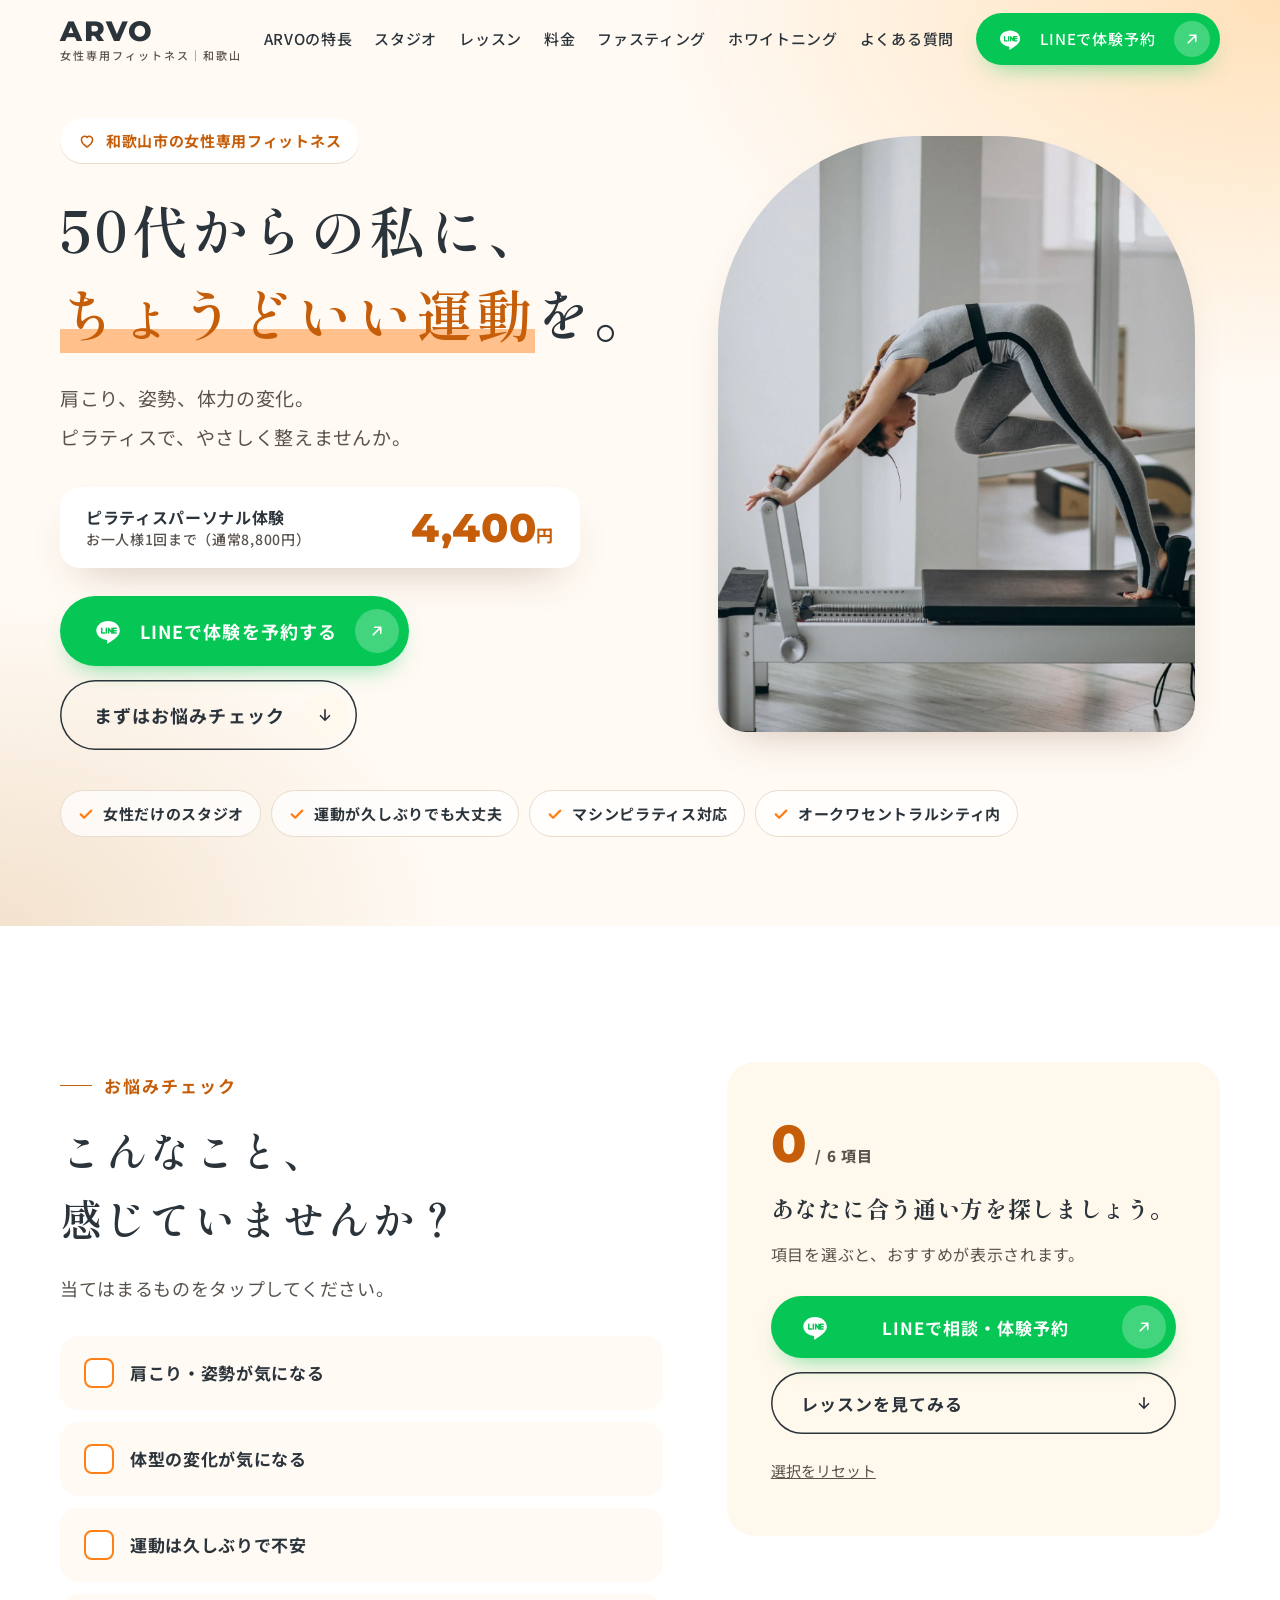
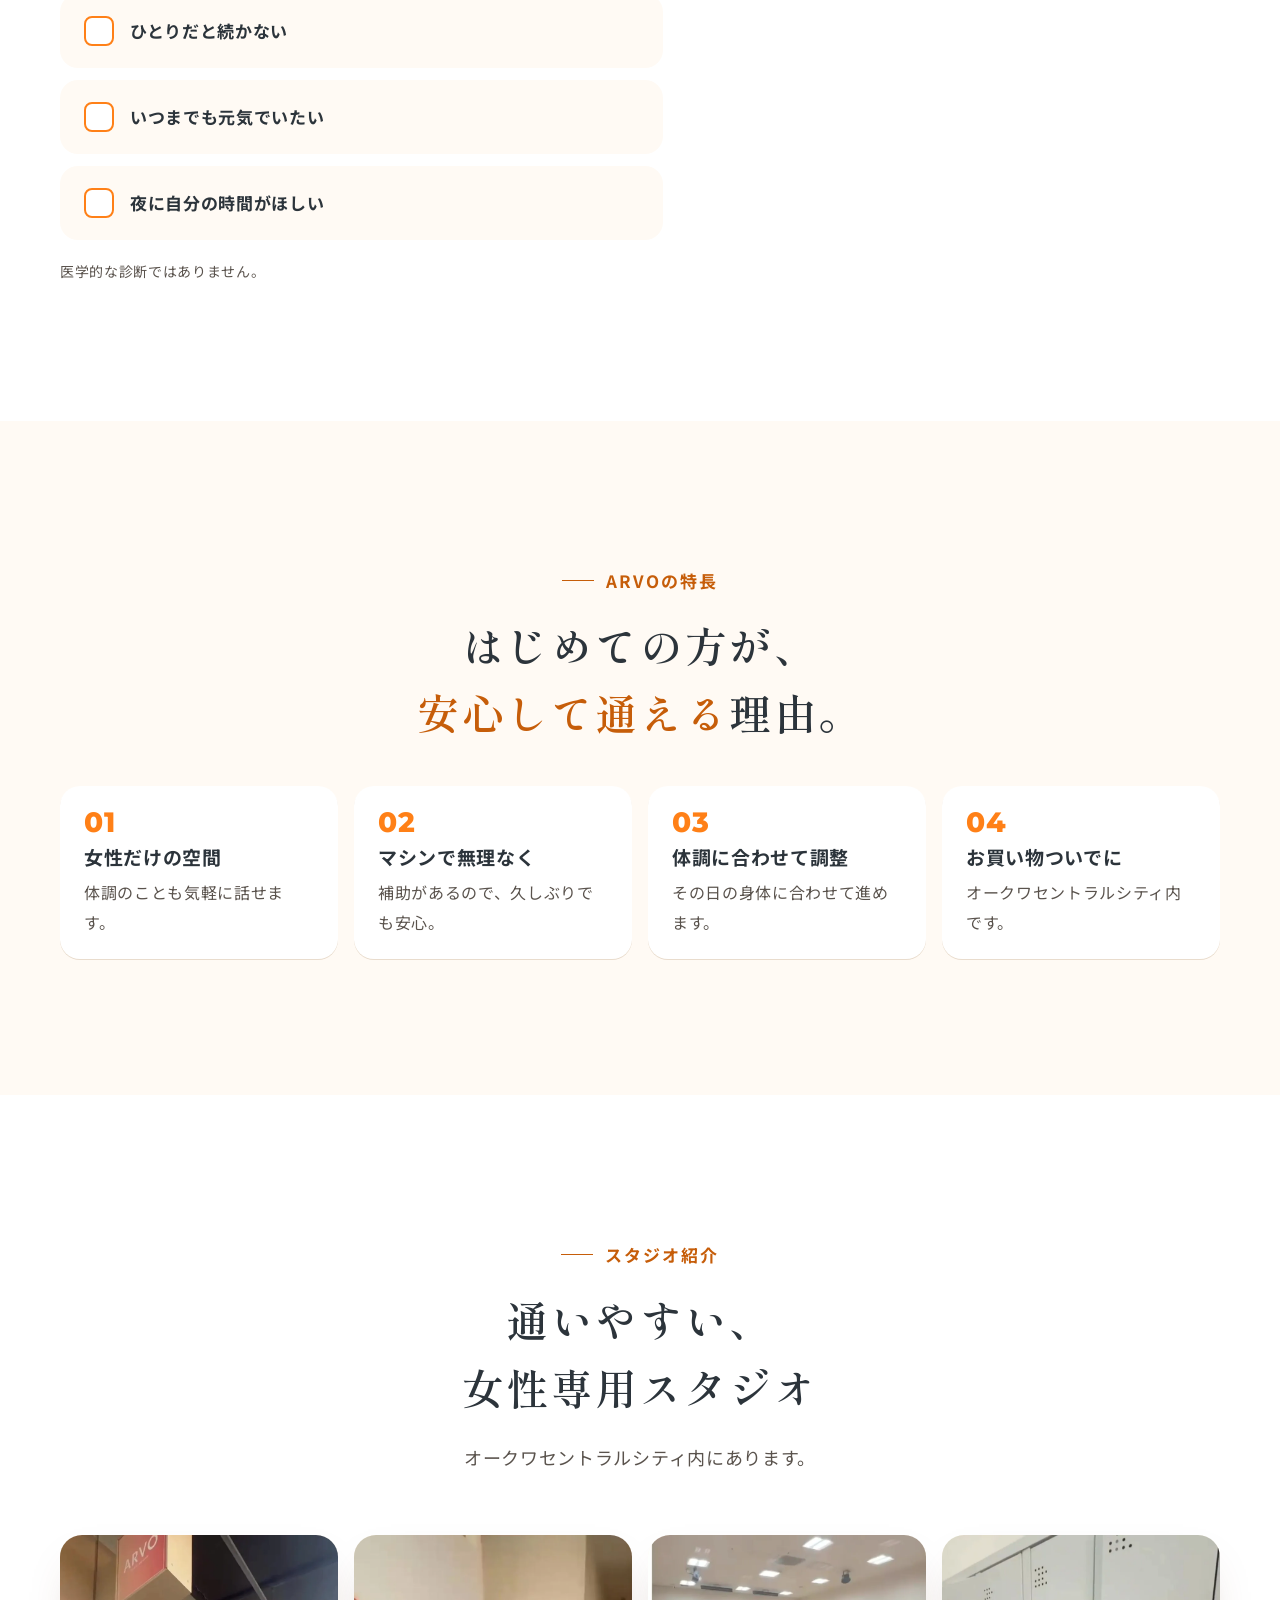
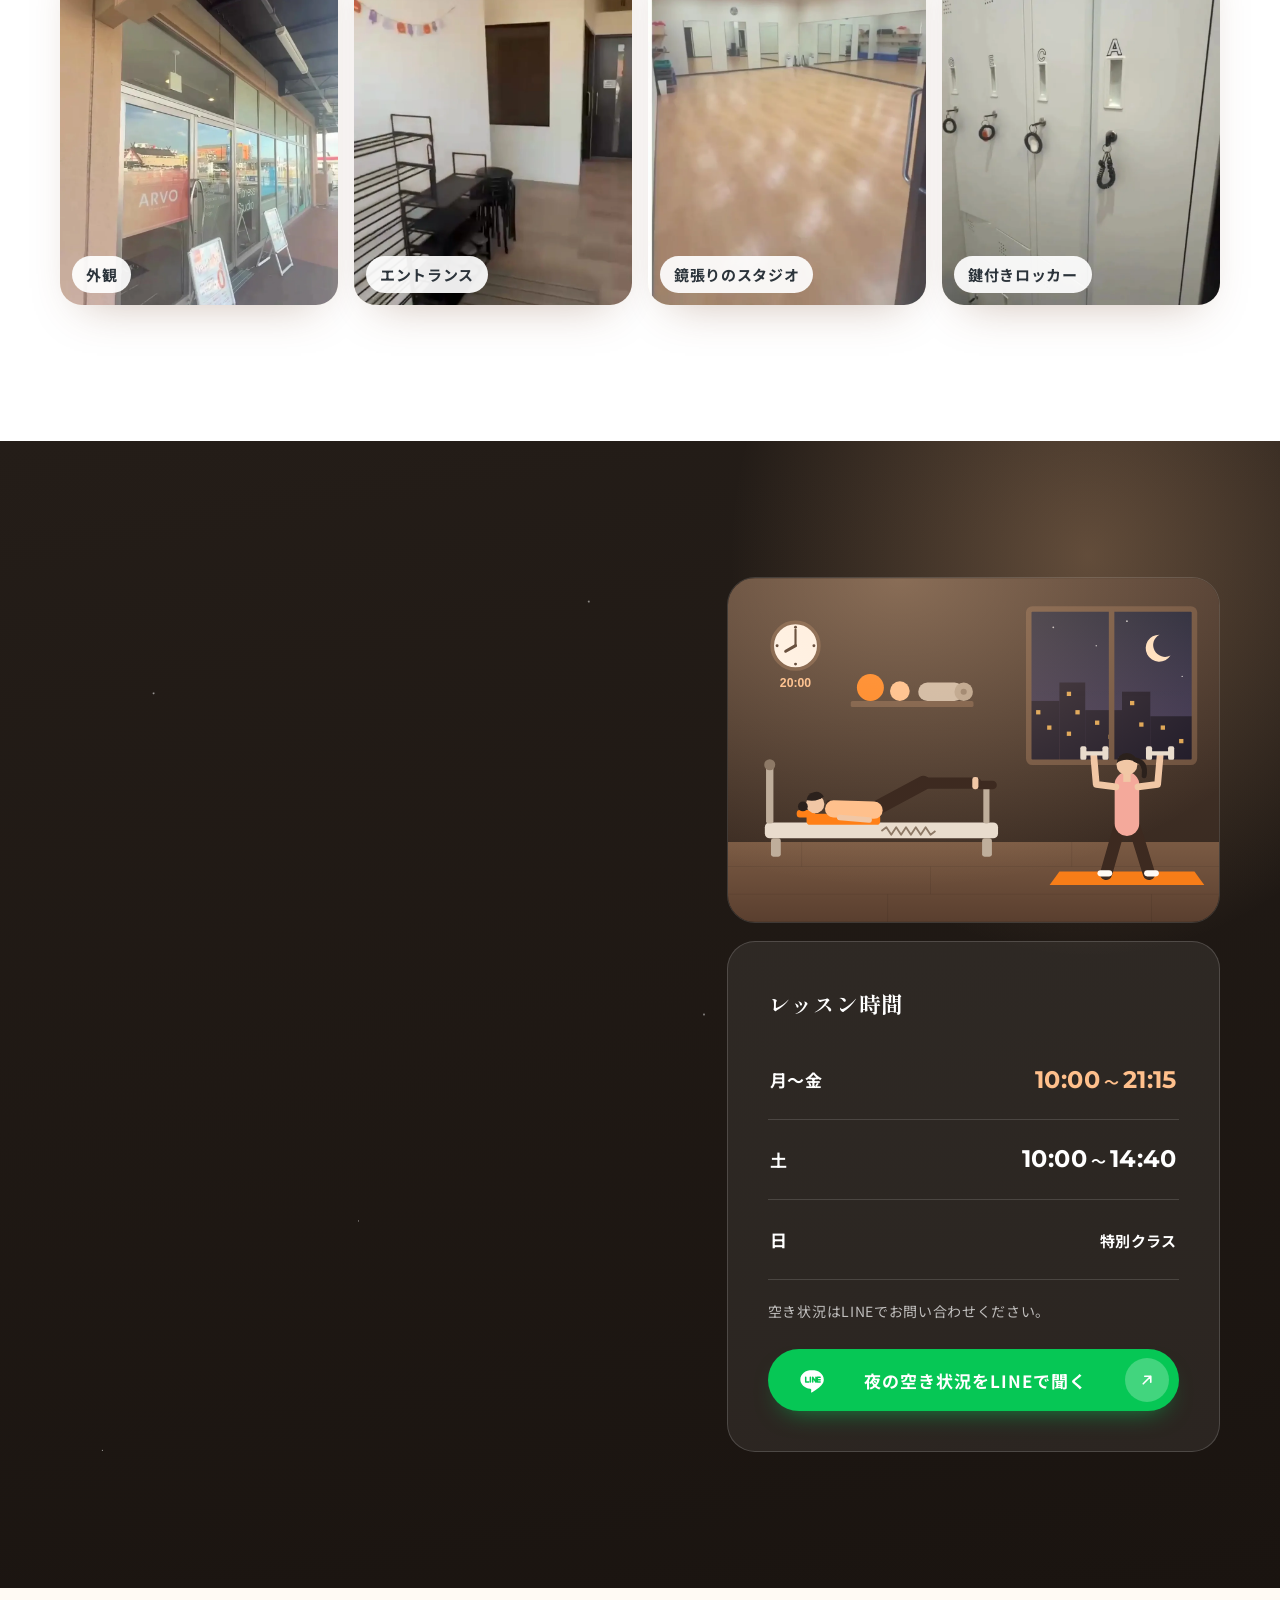
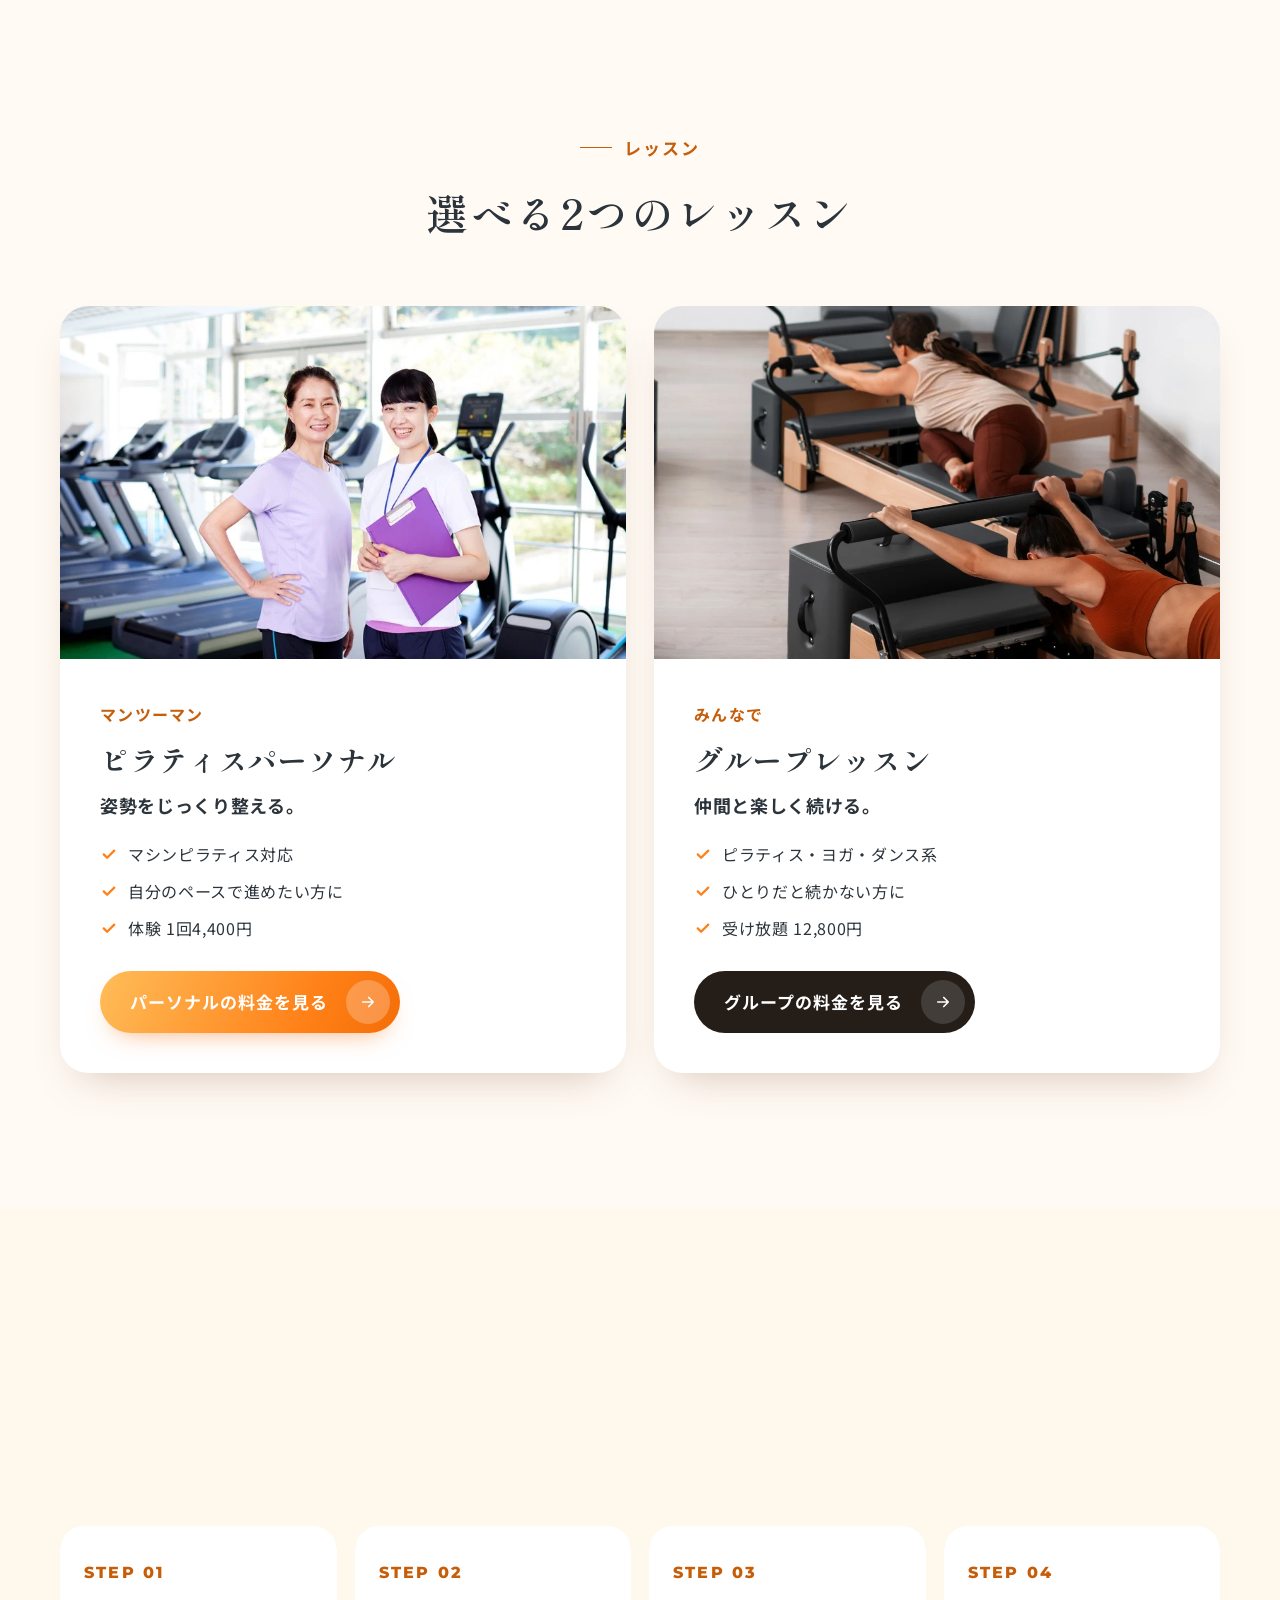
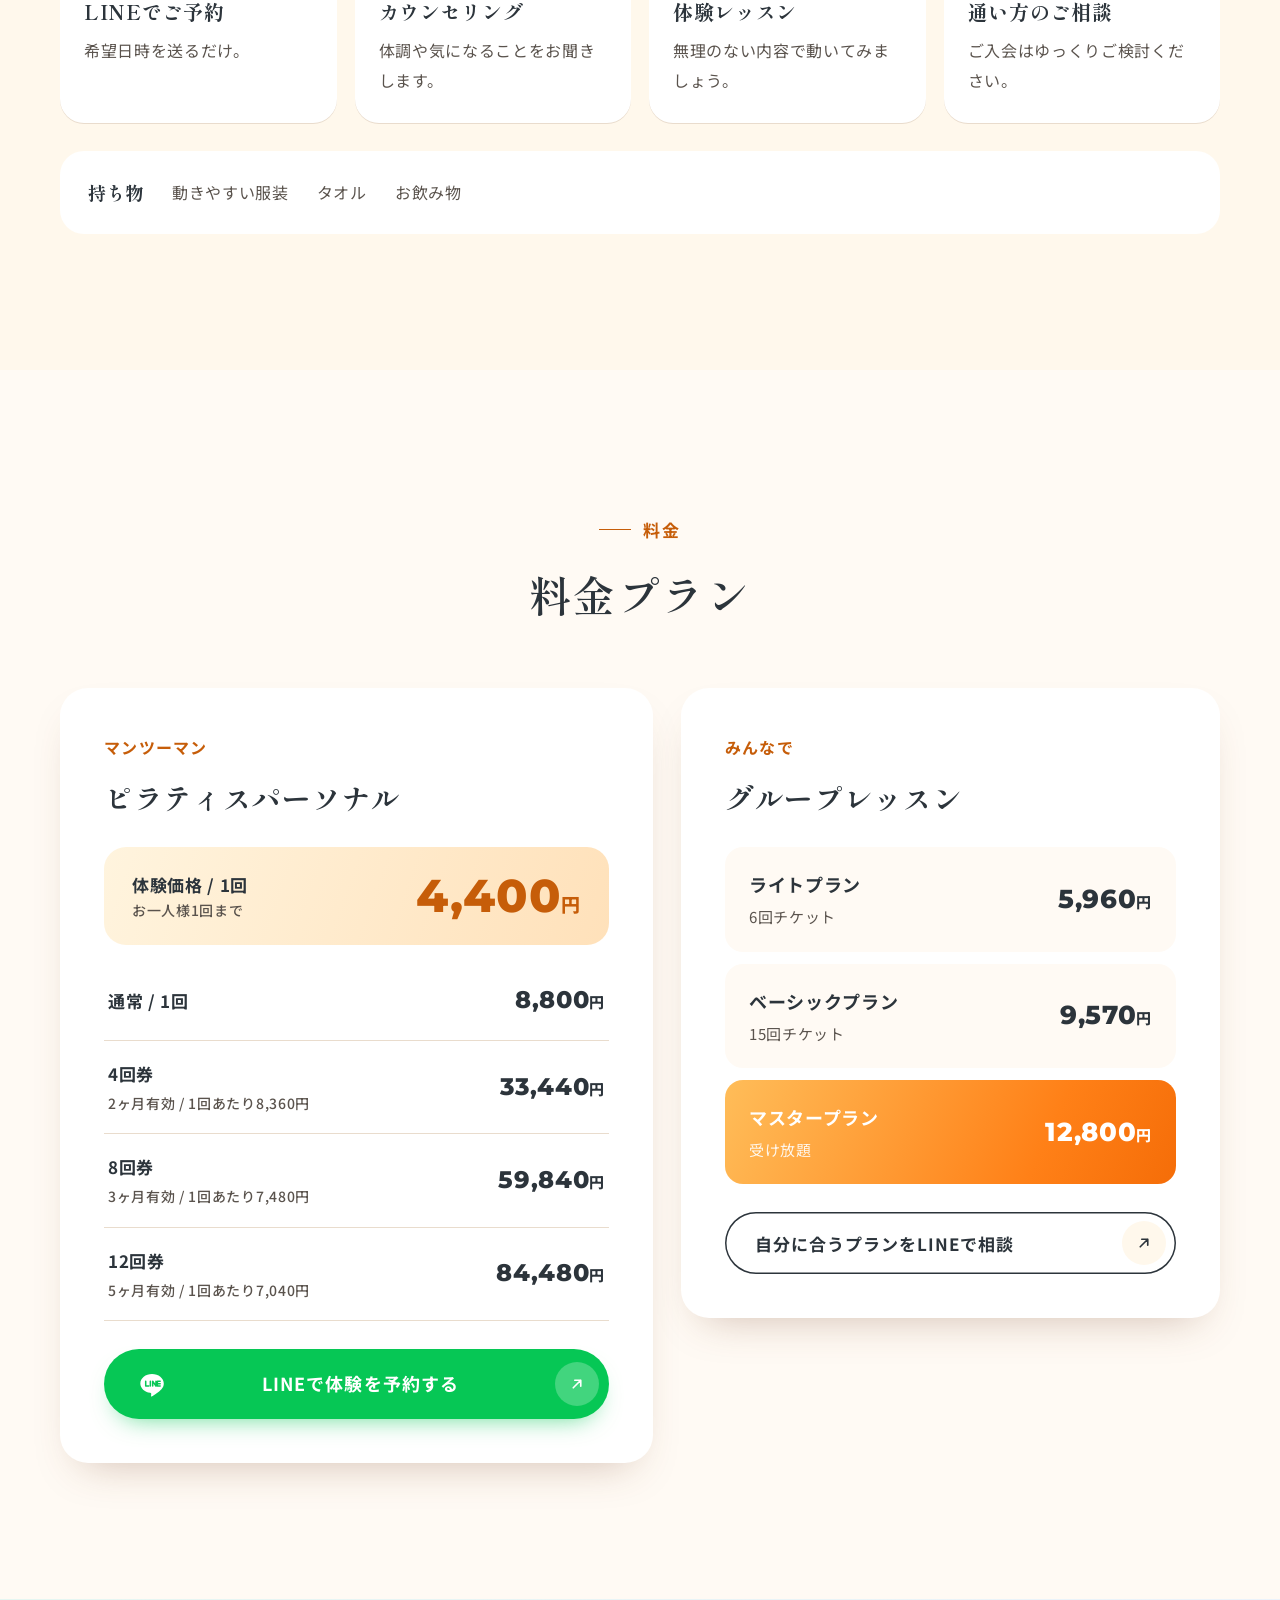
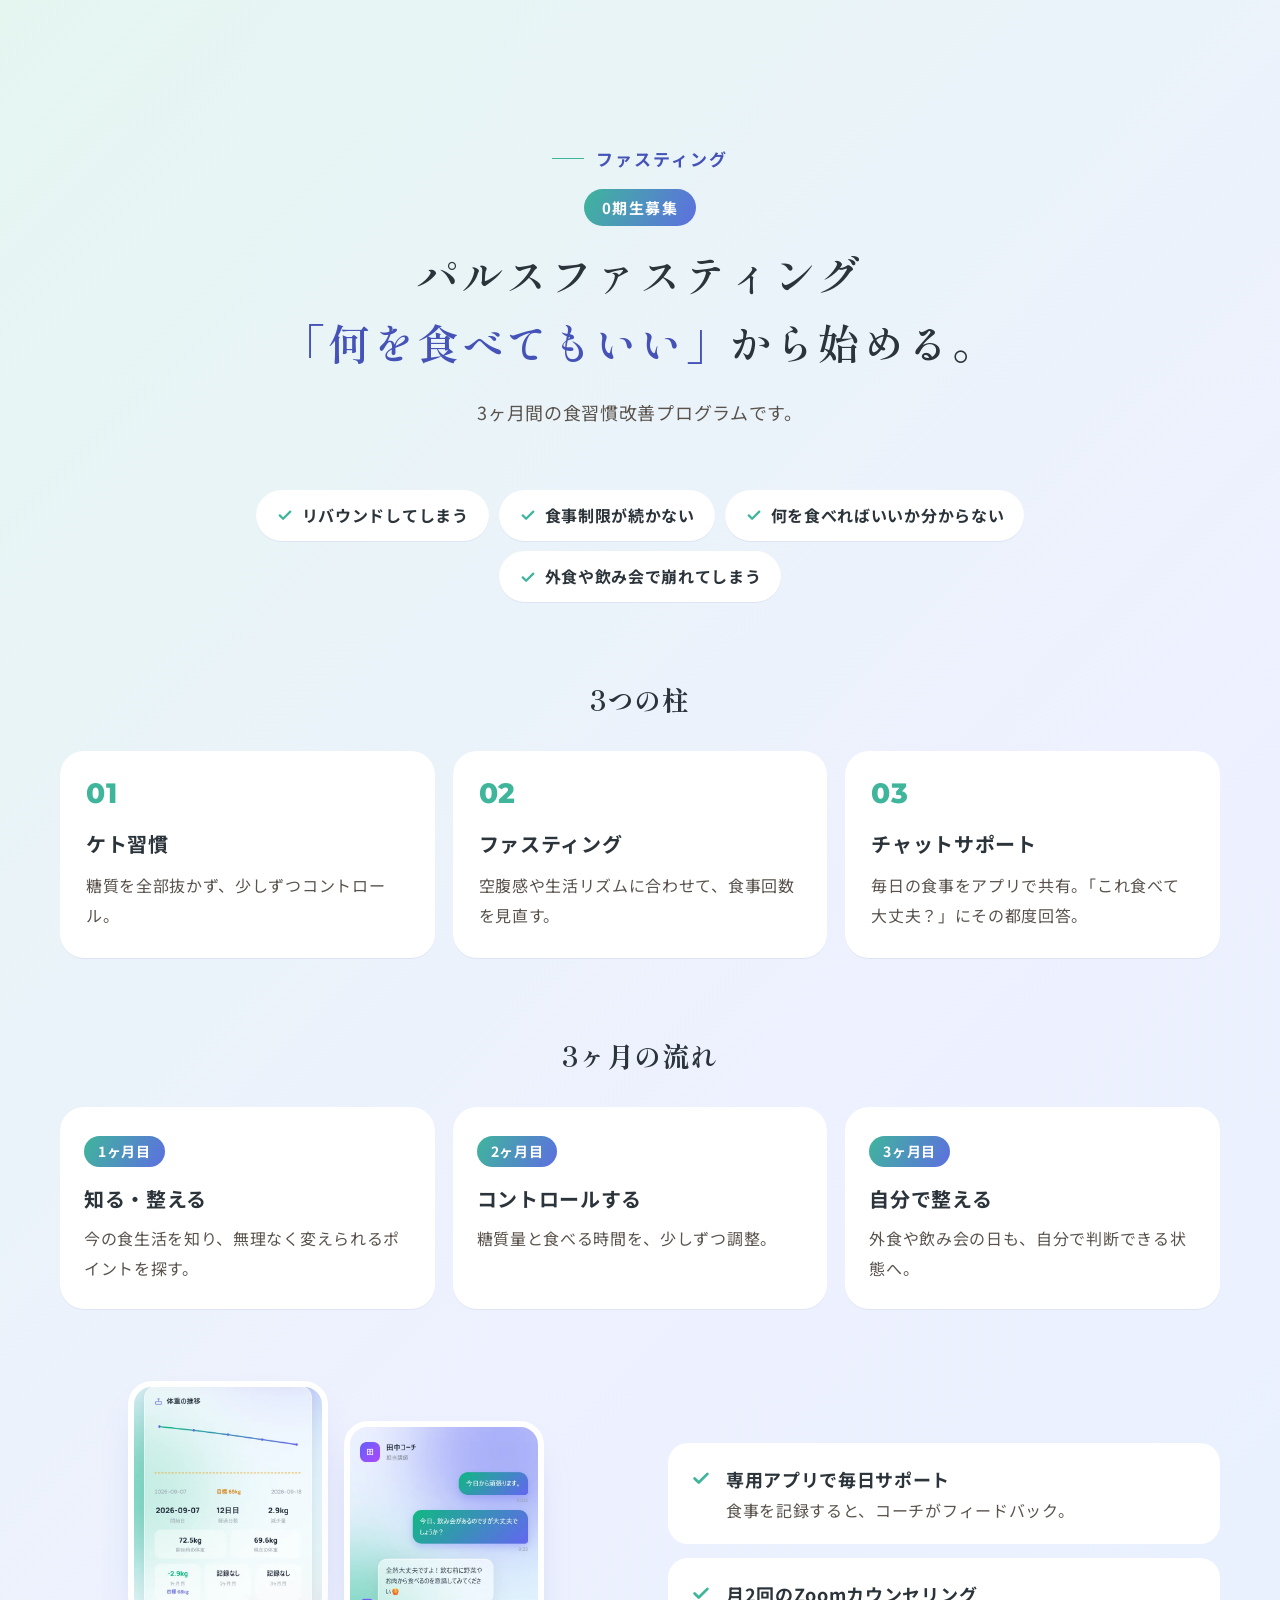
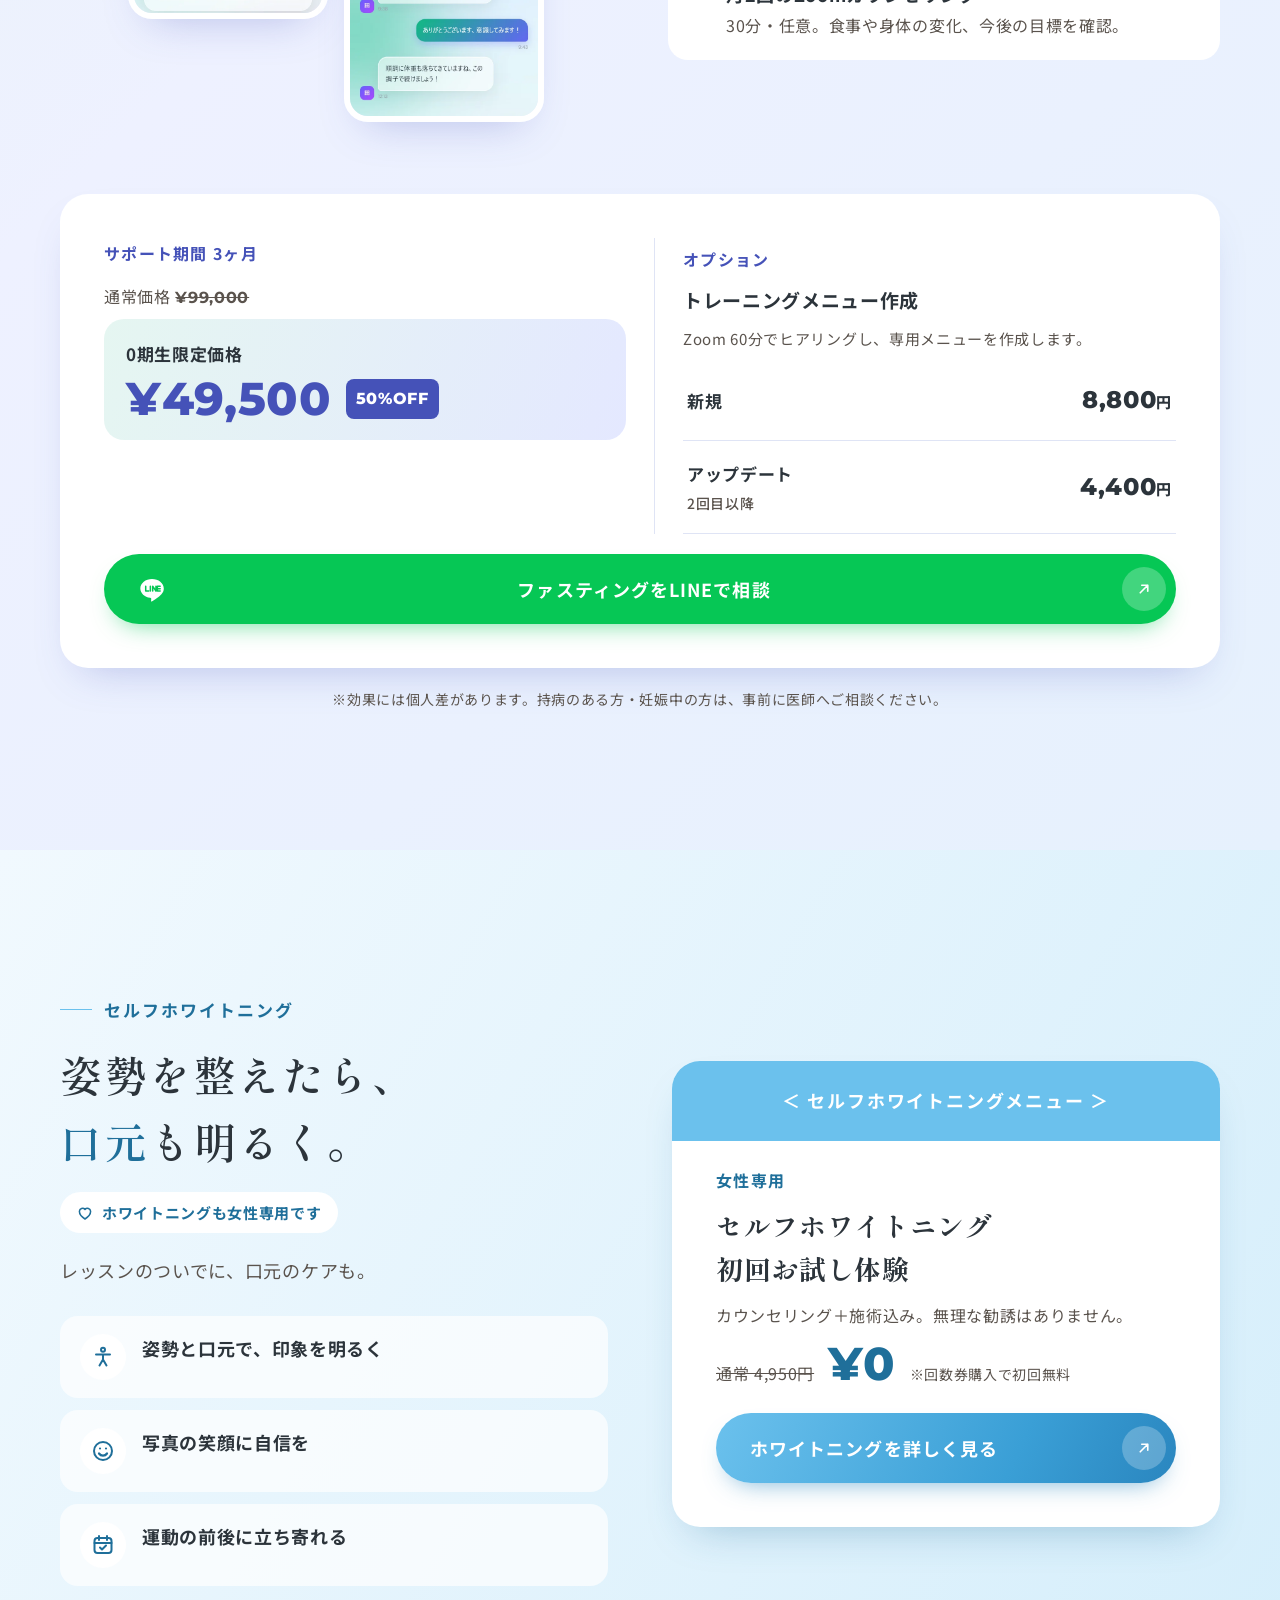
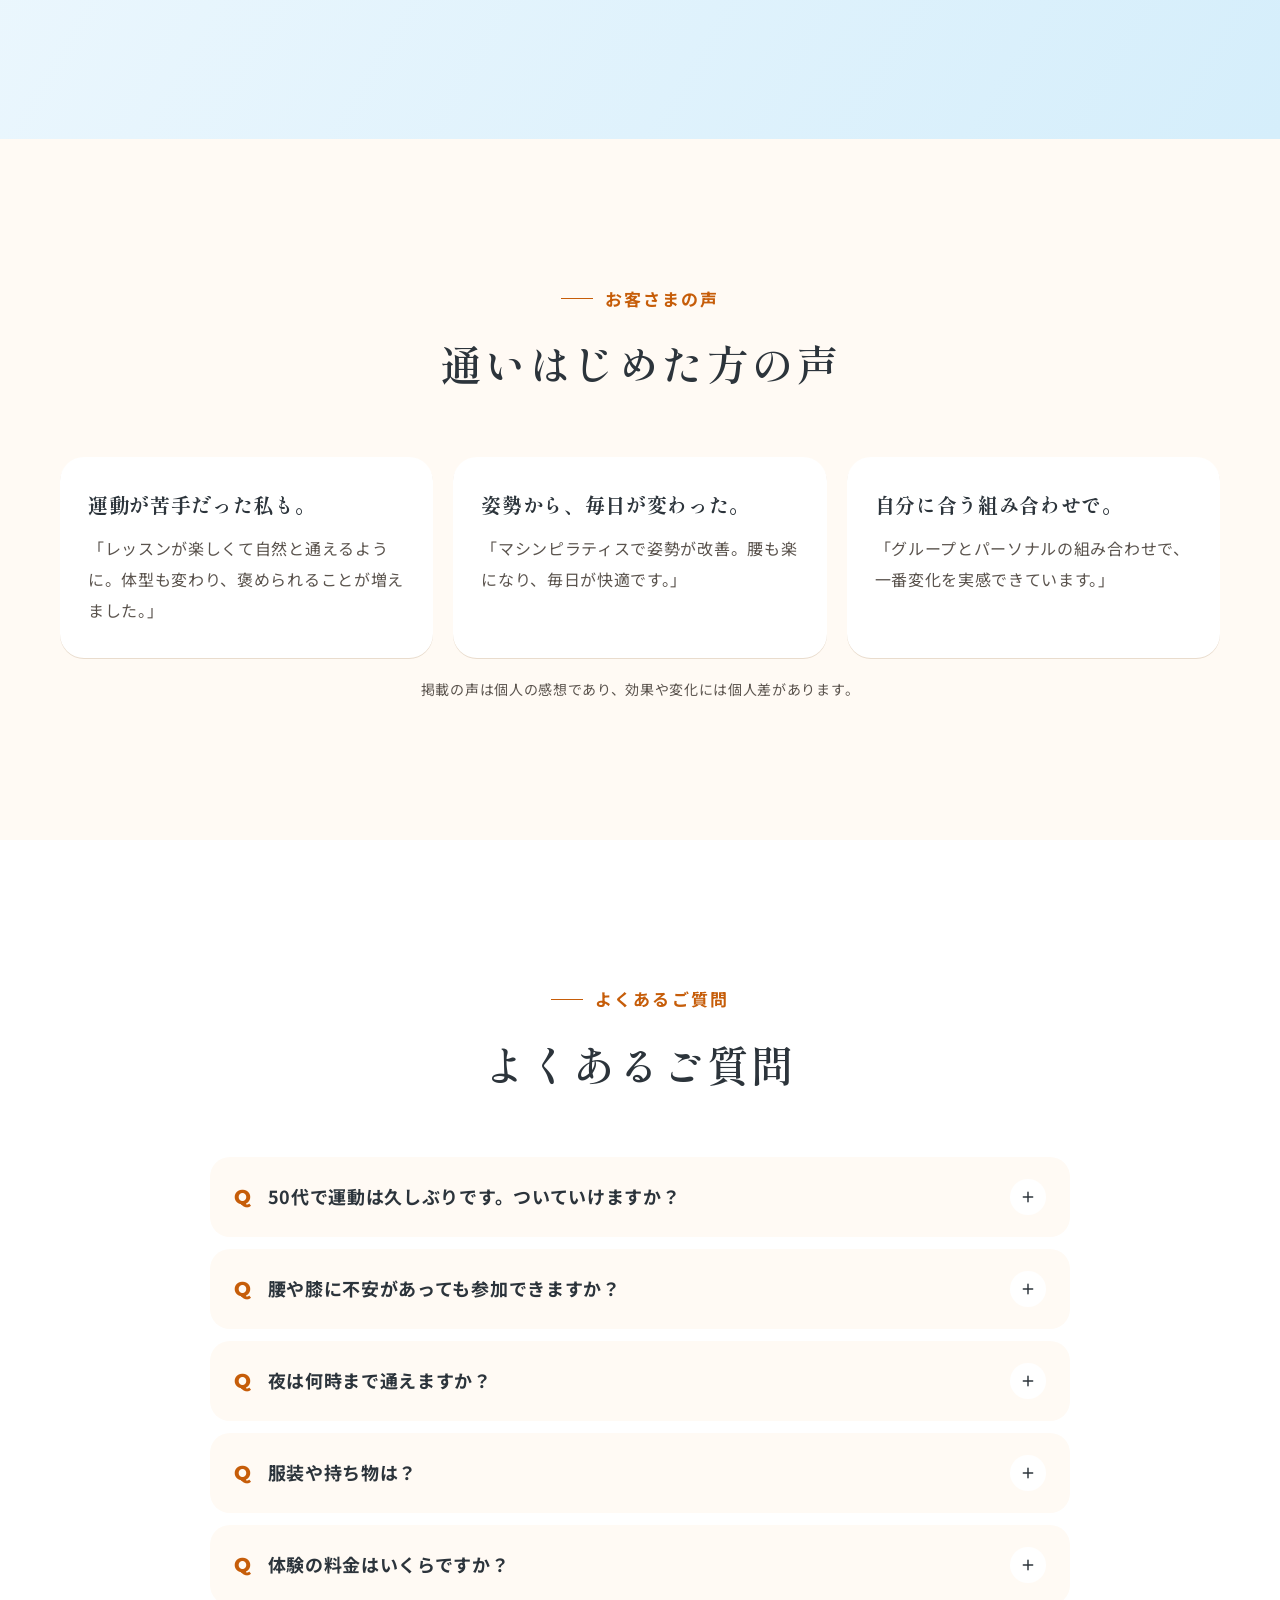
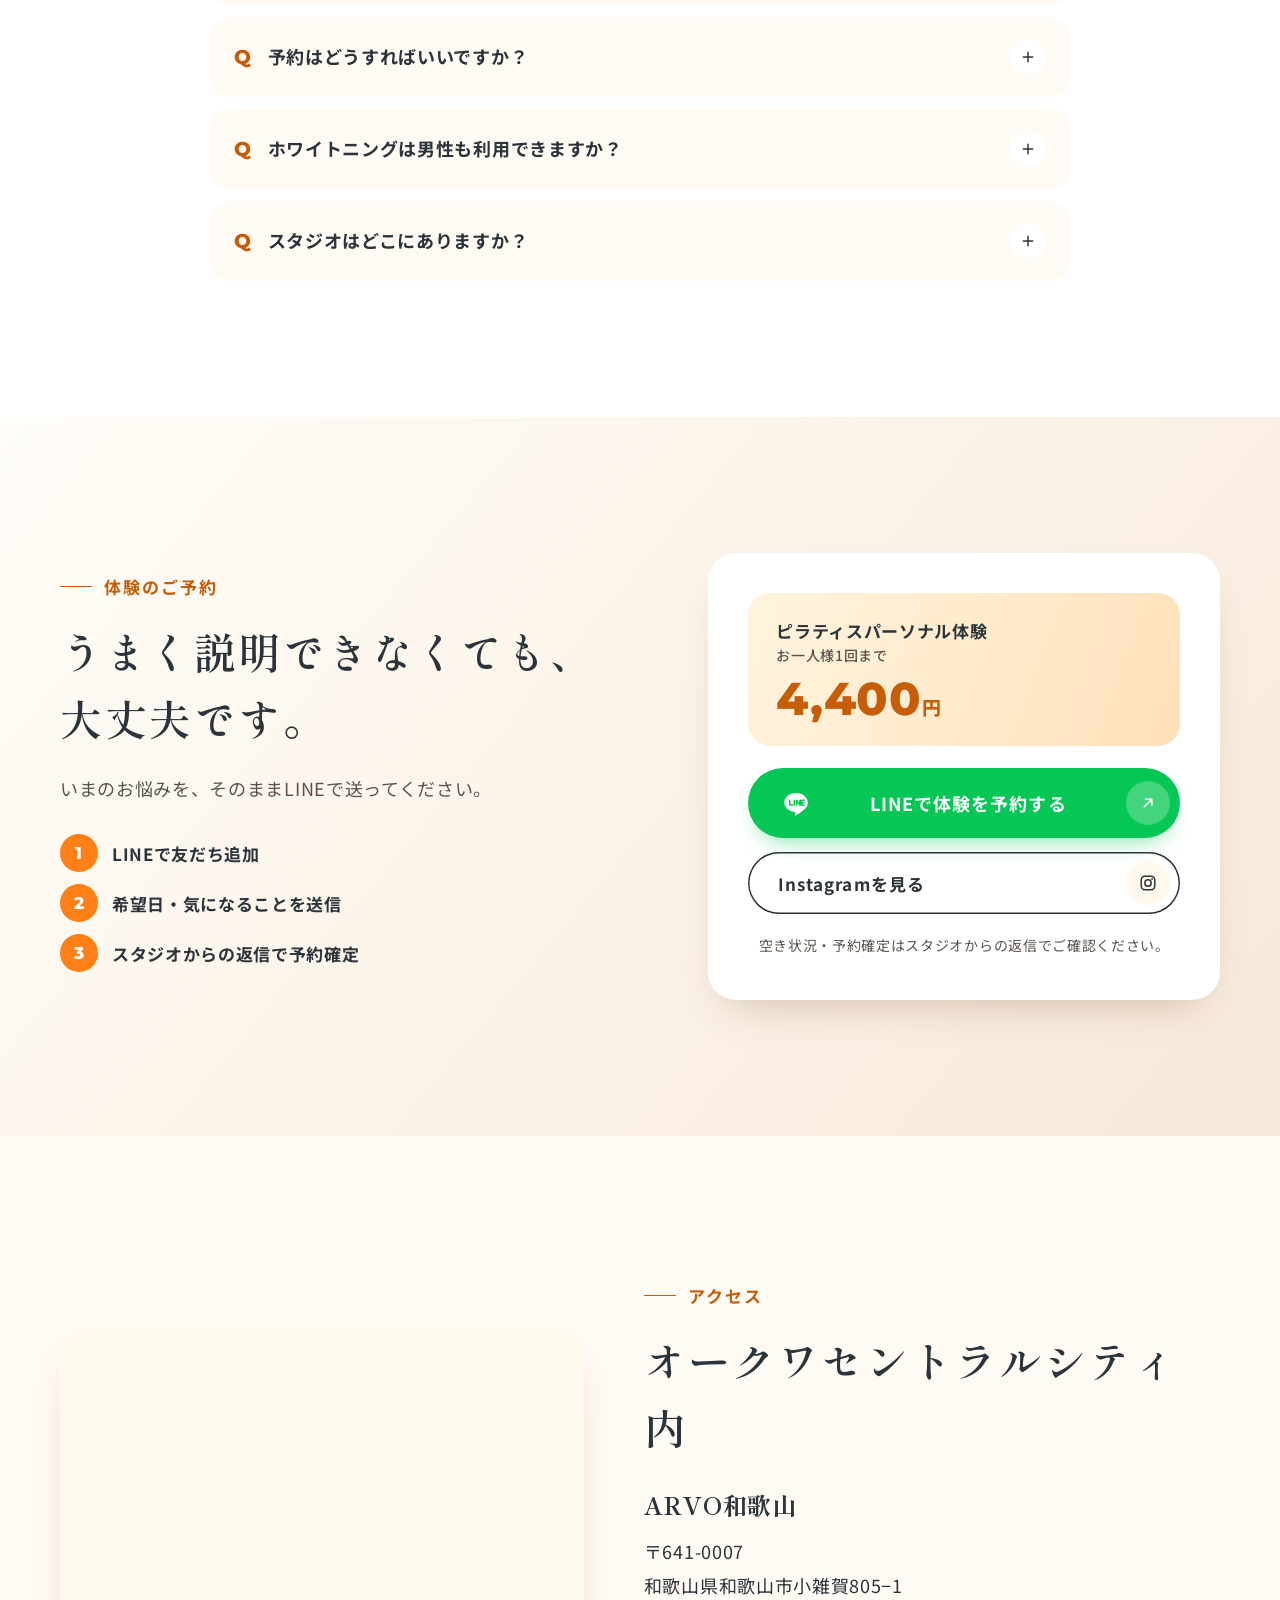
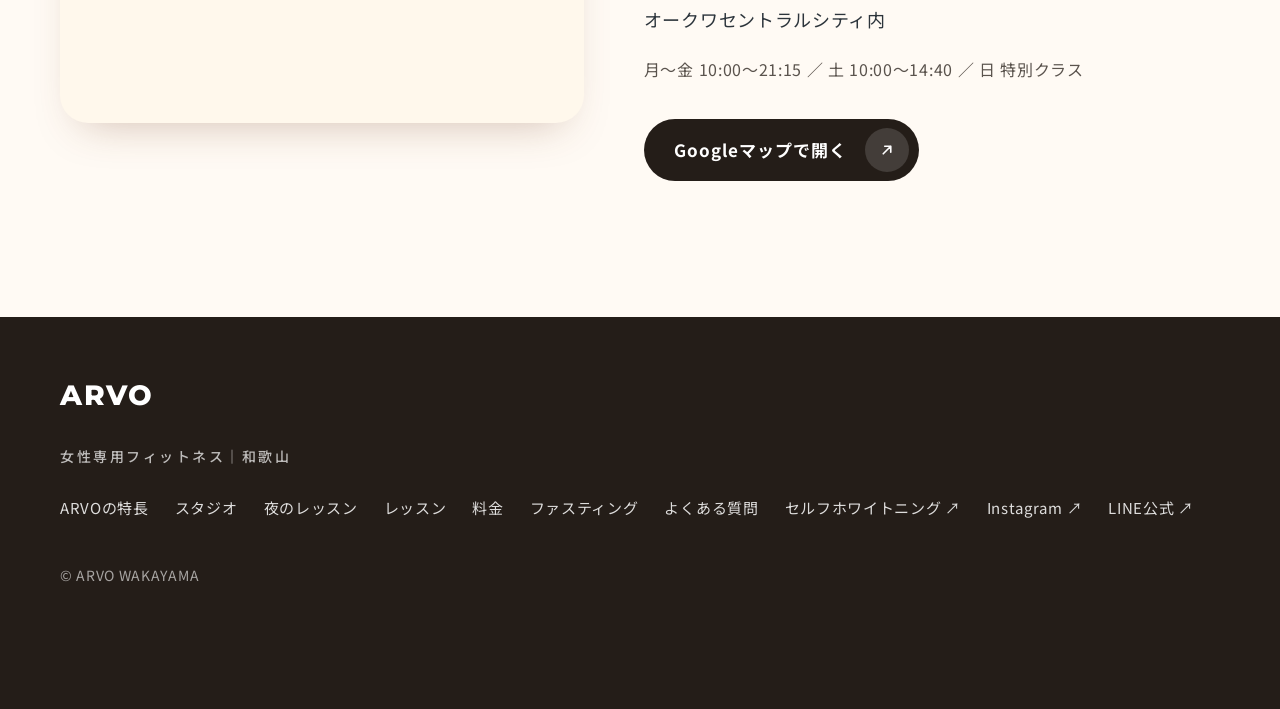
<file: 50s.html>
<!doctype html>
<!-- このファイルは tools/build.py で自動生成されます。編集は src/page.html で行ってください。 -->
<html lang="ja">
<head>
<meta charset="utf-8">
<meta name="viewport" content="width=device-width,initial-scale=1">
<title>50代からはじめる、女性専用ピラティス | ARVO和歌山</title>
<meta name="description" content="和歌山市・オークワセントラルシティ内の女性専用フィットネス「ARVO」。50代からでも無理なくはじめられるピラティス・ヨガ。平日は夜21:15まで、仕事帰りにも通えます。ピラティスパーソナル体験1回4,400円。ご予約はLINEから。">
<meta property="og:title" content="50代からはじめる、女性専用ピラティス | ARVO和歌山">
<meta property="og:description" content="いまの私に、ちょうどいい運動を。平日は夜21:15まで。ピラティスパーソナル体験1回4,400円。">
<meta property="og:image" content="https://arvo-fitness.web.app/assets/hero-pilates.webp">
<meta property="og:url" content="https://arvo-fitness.web.app/50s">
<link rel="canonical" href="https://arvo-fitness.web.app/50s">
<meta property="og:type" content="website">
<meta name="theme-color" content="#241d18">
<link rel="icon" href="assets/favicon.ico" sizes="16x16 32x32 48x48">
<link rel="icon" href="assets/icon-192.png" type="image/png" sizes="192x192">
<link rel="apple-touch-icon" href="assets/apple-touch-icon.png">
<link rel="preconnect" href="https://fonts.googleapis.com">
<link rel="preconnect" href="https://fonts.gstatic.com" crossorigin>
<link href="https://fonts.googleapis.com/css2?family=Montserrat:wght@700;800&family=Noto+Sans+JP:wght@400;500;700&family=Shippori+Mincho:wght@600&display=swap" rel="stylesheet">
<link rel="stylesheet" href="css/style.css">
</head>
<body>
<!--
  ▼ リンク設定
  LINE公式アカウント: https://lin.ee/SpYlcYa（js/main.js の LINKS.line でも一括管理）
-->
<a class="skip" href="#main">本文へ移動</a>

<svg width="0" height="0" style="position:absolute" aria-hidden="true">
  <symbol id="i-arrow" viewBox="0 0 24 24"><path d="M5 12h14M13 6l6 6-6 6" fill="none" stroke="currentColor" stroke-width="2.2" stroke-linecap="round" stroke-linejoin="round"/></symbol>
  <symbol id="i-out" viewBox="0 0 24 24"><path d="M7 17 17 7M9 7h8v8" fill="none" stroke="currentColor" stroke-width="2.2" stroke-linecap="round" stroke-linejoin="round"/></symbol>
  <symbol id="i-down" viewBox="0 0 24 24"><path d="M12 5v14M6 13l6 6 6-6" fill="none" stroke="currentColor" stroke-width="2.2" stroke-linecap="round" stroke-linejoin="round"/></symbol>
  <symbol id="i-plus" viewBox="0 0 24 24"><path d="M12 5v14M5 12h14" fill="none" stroke="currentColor" stroke-width="2.2" stroke-linecap="round"/></symbol>
  <symbol id="i-check" viewBox="0 0 24 24"><path d="m5 12.5 4.5 4.5L19 7.5" fill="none" stroke="currentColor" stroke-width="3" stroke-linecap="round" stroke-linejoin="round"/></symbol>
  <symbol id="i-line" viewBox="0 0 24 24"><path d="M12 3.5C6.5 3.5 2 7.1 2 11.6c0 4 3.6 7.4 8.4 8 .3.1.8.2.9.5.1.3.1.7 0 1l-.1.9c0 .3-.2 1 .9.5 1.1-.5 5.9-3.5 8-6 1.5-1.6 2-3.2 2-4.9 0-4.5-4.5-8.1-10.1-8.1Z" fill="#fff"/><path d="M6.6 9.6v4.2h2.6M10.6 9.6v4.2M12.6 13.8V9.6l2.8 4.2V9.6M19 9.6h-2.4v4.2H19M16.6 11.7H19" fill="none" stroke="#06c755" stroke-width="1.3" stroke-linecap="round" stroke-linejoin="round"/></symbol>
  <symbol id="i-ig" viewBox="0 0 24 24"><rect x="3" y="3" width="18" height="18" rx="5" fill="none" stroke="currentColor" stroke-width="2"/><circle cx="12" cy="12" r="4.2" fill="none" stroke="currentColor" stroke-width="2"/><circle cx="17.4" cy="6.6" r="1.2" fill="currentColor"/></symbol>
  <symbol id="i-moon" viewBox="0 0 24 24"><path d="M20 14.5A8.5 8.5 0 0 1 9.5 4a8.5 8.5 0 1 0 10.5 10.5Z" fill="currentColor"/></symbol>
  <symbol id="i-heart" viewBox="0 0 24 24"><path d="M12 20s-7.5-4.6-7.5-10.2A4.3 4.3 0 0 1 12 7.3a4.3 4.3 0 0 1 7.5 2.5C19.5 15.4 12 20 12 20Z" fill="none" stroke="currentColor" stroke-width="2" stroke-linejoin="round"/></symbol>
  <symbol id="i-pin" viewBox="0 0 24 24"><path d="M12 21s-7-6.2-7-11.5a7 7 0 0 1 14 0C19 14.8 12 21 12 21Z" fill="none" stroke="currentColor" stroke-width="2"/><circle cx="12" cy="9.5" r="2.5" fill="none" stroke="currentColor" stroke-width="2"/></symbol>
  <symbol id="i-leaf" viewBox="0 0 24 24"><path d="M5 19c0-8 5-13 14-14-1 9-6 14-14 14Zm0 0 7-7" fill="none" stroke="currentColor" stroke-width="2" stroke-linecap="round" stroke-linejoin="round"/></symbol>
  <symbol id="i-smile" viewBox="0 0 24 24"><circle cx="12" cy="12" r="9" fill="none" stroke="currentColor" stroke-width="2"/><path d="M8 14.5c1 1.4 2.4 2.1 4 2.1s3-.7 4-2.1M9 9.5h.01M15 9.5h.01" fill="none" stroke="currentColor" stroke-width="2.2" stroke-linecap="round"/></symbol>
  <symbol id="i-body" viewBox="0 0 24 24"><circle cx="12" cy="4.8" r="2" fill="none" stroke="currentColor" stroke-width="2"/><path d="M5 9.5h14M12 9.5v5M12 14.5l-3.5 6M12 14.5l3.5 6" fill="none" stroke="currentColor" stroke-width="2" stroke-linecap="round"/></symbol>
  <symbol id="i-cal" viewBox="0 0 24 24"><rect x="3.5" y="5" width="17" height="15" rx="3" fill="none" stroke="currentColor" stroke-width="2"/><path d="M3.5 10h17M8 3v4M16 3v4M9 14.5l2 2 4-4" fill="none" stroke="currentColor" stroke-width="2" stroke-linecap="round" stroke-linejoin="round"/></symbol>
  <symbol id="i-menu" viewBox="0 0 24 24"><path d="M4 7h16M4 12h16M4 17h16" fill="none" stroke="currentColor" stroke-width="2.2" stroke-linecap="round"/></symbol>
  <symbol id="i-close" viewBox="0 0 24 24"><path d="M6 6l12 12M18 6 6 18" fill="none" stroke="currentColor" stroke-width="2.2" stroke-linecap="round"/></symbol>
</svg>

<!-- ===== HEADER ===== -->
<header class="hd" id="hd">
  <div class="wrap hd-in">
    <a class="logo" href="#top" aria-label="ARVO 和歌山 トップへ"><b>ARVO</b><small>女性専用フィットネス｜和歌山</small></a>
    <button class="menu-btn" id="menuBtn" aria-label="メニューを開く" aria-expanded="false" aria-controls="nav"><svg><use href="#i-menu"/></svg></button>
    <nav class="nav" id="nav" aria-label="メインメニュー">
      <a href="#reasons">ARVOの特長</a>
      <a href="#studio">スタジオ</a>
      <a href="#lessons">レッスン</a>
      <a href="#price">料金</a>
      <a href="#fasting">ファスティング</a>
      <a href="#smile">ホワイトニング</a>
      <a href="#faq">よくある質問</a>
      <a class="btn btn--line" data-link="line" href="https://lin.ee/SpYlcYa" target="_blank" rel="noopener"><svg class="ico" aria-hidden="true"><use href="#i-line"/></svg>LINEで体験予約<span class="chip"><svg aria-hidden="true"><use href="#i-out"/></svg></span></a>
    </nav>
  </div>
</header>

<main id="main">
<!-- ===== FIRST VIEW ===== -->
<section class="hero" id="top">
  <div class="wrap hero-grid">
    <div class="hero-copy">
      <div class="hero-main">
      <p class="hero-tag"><svg width="18" height="18" aria-hidden="true"><use href="#i-heart"/></svg>和歌山市の女性専用フィットネス</p>
      <h1>50代からの私に、<br><span class="nw"><em>ちょうどいい運動</em>を。</span></h1>
      <p class="hero-lead">肩こり、姿勢、体力の変化。<br>ピラティスで、やさしく整えませんか。</p>
      </div>
      <div class="hero-cta">
      <p class="hero-offer"><span class="lbl">ピラティスパーソナル体験<small>お一人様1回まで（通常8,800円）</small></span><span class="price">4,400<small>円</small></span></p>
      <div class="btn-row">
        <a class="btn btn--line btn--lg" data-link="line" href="https://lin.ee/SpYlcYa" target="_blank" rel="noopener"><svg class="ico" aria-hidden="true"><use href="#i-line"/></svg>LINEで体験を予約する<span class="chip"><svg aria-hidden="true"><use href="#i-out"/></svg></span></a>
        <a class="btn btn--ghost btn--lg" href="#check">まずはお悩みチェック<span class="chip"><svg aria-hidden="true"><use href="#i-down"/></svg></span></a>
      </div>
      </div>
    </div>
    <div class="hero-visual">
      <div class="hero-photo"><img src="assets/hero-pilates.webp" alt="マシンピラティスで身体を伸ばす女性" fetchpriority="high" width="1333" height="2000" style="object-position:45% 45%"></div>
    </div>
  </div>
  <div class="wrap">
    <ul class="hero-chips">
      <li><svg aria-hidden="true"><use href="#i-check"/></svg>女性だけのスタジオ</li>
      <li><svg aria-hidden="true"><use href="#i-check"/></svg>運動が久しぶりでも大丈夫</li>
      <li><svg aria-hidden="true"><use href="#i-check"/></svg>マシンピラティス対応</li>
      <li><svg aria-hidden="true"><use href="#i-check"/></svg>オークワセントラルシティ内</li>
    </ul>
  </div>
</section>

<!-- ===== お悩みチェック ===== -->
<section class="sec check" id="check">
  <div class="wrap check-grid">
    <div class="rv">
      <p class="eyebrow">お悩みチェック</p>
      <h2 class="h2">こんなこと、<br>感じていませんか？</h2>
      <p class="lead">当てはまるものをタップしてください。</p>
      <ul class="check-list" style="margin-top:30px">
        <li class="check-item"><input type="checkbox" id="c1" data-hint="personal"><label for="c1"><span class="box"><svg><use href="#i-check"/></svg></span>肩こり・姿勢が気になる</label></li>
        <li class="check-item"><input type="checkbox" id="c2" data-hint="personal"><label for="c2"><span class="box"><svg><use href="#i-check"/></svg></span>体型の変化が気になる</label></li>
        <li class="check-item"><input type="checkbox" id="c3" data-hint="both"><label for="c3"><span class="box"><svg><use href="#i-check"/></svg></span>運動は久しぶりで不安</label></li>
        <li class="check-item"><input type="checkbox" id="c4" data-hint="group"><label for="c4"><span class="box"><svg><use href="#i-check"/></svg></span>ひとりだと続かない</label></li>
        <li class="check-item"><input type="checkbox" id="c5" data-hint="group"><label for="c5"><span class="box"><svg><use href="#i-check"/></svg></span>いつまでも元気でいたい</label></li>
        <li class="check-item"><input type="checkbox" id="c6" data-hint="night"><label for="c6"><span class="box"><svg><use href="#i-check"/></svg></span>夜に自分の時間がほしい</label></li>
      </ul>
      <p class="note">医学的な診断ではありません。</p>
    </div>
    <aside class="result rv" aria-live="polite">
      <p class="count"><span id="cnt">0</span><small>/ 6 項目</small></p>
      <h3 id="resTitle">あなたに合う通い方を探しましょう。</h3>
      <p id="resText">項目を選ぶと、おすすめが表示されます。</p>
      <div class="btn-row">
        <a class="btn btn--line btn--block" data-link="line" href="https://lin.ee/SpYlcYa" target="_blank" rel="noopener"><svg class="ico" aria-hidden="true"><use href="#i-line"/></svg>LINEで相談・体験予約<span class="chip"><svg aria-hidden="true"><use href="#i-out"/></svg></span></a>
        <a class="btn btn--ghost btn--block" href="#lessons">レッスンを見てみる<span class="chip"><svg aria-hidden="true"><use href="#i-down"/></svg></span></a>
      </div>
      <button class="reset" id="reset" type="button">選択をリセット</button>
    </aside>
  </div>
</section>

<!-- ===== 特長 ===== -->
<section class="sec" id="reasons">
  <div class="wrap reasons-wrap">
    <div class="rv">
      <p class="eyebrow">ARVOの特長</p>
      <h2 class="h2">はじめての方が、<br><em>安心して通える</em>理由。</h2>
            <div class="reasons">
        <div class="reason"><span class="n">01</span><h3>女性だけの空間</h3><p>体調のことも気軽に話せます。</p></div>
        <div class="reason"><span class="n">02</span><h3>マシンで無理なく</h3><p>補助があるので、久しぶりでも安心。</p></div>
        <div class="reason"><span class="n">03</span><h3>体調に合わせて調整</h3><p>その日の身体に合わせて進めます。</p></div>
        <div class="reason"><span class="n">04</span><h3>お買い物ついでに</h3><p>オークワセントラルシティ内です。</p></div>
      </div>
    </div>
  </div>
</section>

<!-- ===== スタジオ紹介 ===== -->
<section class="sec gallery-sec" id="studio">
  <div class="wrap">
    <div class="sec-head center rv">
      <p class="eyebrow">スタジオ紹介</p>
      <h2 class="h2">通いやすい、<br>女性専用スタジオ</h2>
      <p class="lead">オークワセントラルシティ内にあります。</p>
    </div>
    <div class="gallery">
      <figure class="rv"><img src="assets/studio-exterior.webp" alt="ARVOの外観" loading="lazy" width="900" height="1200"><figcaption>外観</figcaption></figure>
      <figure class="rv"><img src="assets/studio-entrance.webp" alt="ARVOのエントランス" loading="lazy" width="840" height="1120"><figcaption>エントランス</figcaption></figure>
      <figure class="rv"><img src="assets/studio-room.webp" alt="鏡張りのスタジオ" loading="lazy" width="900" height="1200"><figcaption>鏡張りのスタジオ</figcaption></figure>
      <figure class="rv"><img src="assets/studio-locker.webp" alt="鍵付きロッカー" loading="lazy" width="900" height="1200"><figcaption>鍵付きロッカー</figcaption></figure>
    </div>
  </div>
</section>

<!-- ===== 夜のレッスン（30代向け） ===== -->
<section class="sec night" id="night">
  <div class="night-stars" aria-hidden="true"></div>
  <div class="wrap night-grid">
    <div class="rv">
      <svg class="night-moon" aria-hidden="true"><use href="#i-moon"/></svg>
      <p class="eyebrow" style="margin-top:18px">夜のレッスン</p>
      <h2 class="h2">お仕事帰りに。<br><em>夜の時間を、自分のために。</em></h2>
      <p class="lead">平日は21:15まで。</p>
      <ul class="night-points">
        <li><svg aria-hidden="true"><use href="#i-moon"/></svg><span><b>仕事帰りにそのまま</b></span></li>
        <li><svg aria-hidden="true"><use href="#i-moon"/></svg><span><b>女性だけで気をつかわない</b></span></li>
        <li><svg aria-hidden="true"><use href="#i-moon"/></svg><span><b>一日の疲れをゆったりリセット</b></span></li>
      </ul>
    </div>
    <div class="rv">
    <figure class="night-img"><img src="assets/night-lesson.svg" alt="夜のスタジオでピラティスをする女性のイメージ" loading="lazy" width="800" height="560"></figure>
    <div class="hours">
      <h3>レッスン時間</h3>
      <table>
        <tr class="is-night"><th>月〜金</th><td>10:00<small> 〜 </small>21:15</td></tr>
        <tr><th>土</th><td>10:00<small> 〜 </small>14:40</td></tr>
        <tr><th>日</th><td><small>特別クラス</small></td></tr>
      </table>
      <p class="note">空き状況はLINEでお問い合わせください。</p>
      <a class="btn btn--line btn--block" data-link="line" href="https://lin.ee/SpYlcYa" target="_blank" rel="noopener"><svg class="ico" aria-hidden="true"><use href="#i-line"/></svg>夜の空き状況をLINEで聞く<span class="chip"><svg aria-hidden="true"><use href="#i-out"/></svg></span></a>
    </div>
    </div>
  </div>
</section>

<!-- ===== レッスン ===== -->
<section class="sec" id="lessons">
  <div class="wrap">
    <div class="sec-head center rv">
      <p class="eyebrow">レッスン</p>
      <h2 class="h2">選べる2つのレッスン</h2>
          </div>
    <div class="lessons">
      <article class="lesson rv">
        <div class="lesson-img"><img src="assets/welcome.webp" alt="カウンセリングを担当するインストラクター" loading="lazy" width="800" height="534" style="object-position:70% 30%"></div>
        <div class="lesson-body">
          <p class="tag">マンツーマン</p>
          <h3>ピラティスパーソナル</h3>
          <p class="catch">姿勢をじっくり整える。</p>
          <ul>
            <li><svg aria-hidden="true"><use href="#i-check"/></svg>マシンピラティス対応</li>
            <li><svg aria-hidden="true"><use href="#i-check"/></svg>自分のペースで進めたい方に</li>
            <li><svg aria-hidden="true"><use href="#i-check"/></svg>体験 1回4,400円</li>
          </ul>
          <a class="btn" href="#price-personal">パーソナルの料金を見る<span class="chip"><svg aria-hidden="true"><use href="#i-arrow"/></svg></span></a>
        </div>
      </article>
      <article class="lesson rv">
        <div class="lesson-img"><img src="assets/group-lesson.webp" alt="グループでマシンピラティスをする女性たち" loading="lazy" width="1120" height="700"></div>
        <div class="lesson-body">
          <p class="tag">みんなで</p>
          <h3>グループレッスン</h3>
          <p class="catch">仲間と楽しく続ける。</p>
          <ul>
            <li><svg aria-hidden="true"><use href="#i-check"/></svg>ピラティス・ヨガ・ダンス系</li>
            <li><svg aria-hidden="true"><use href="#i-check"/></svg>ひとりだと続かない方に</li>
            <li><svg aria-hidden="true"><use href="#i-check"/></svg>受け放題 12,800円</li>
          </ul>
          <a class="btn btn--dark" href="#price-group">グループの料金を見る<span class="chip"><svg aria-hidden="true"><use href="#i-arrow"/></svg></span></a>
        </div>
      </article>
    </div>
  </div>
</section>

<!-- ===== 体験の流れ ===== -->
<section class="sec flow-sec" id="flow">
  <div class="wrap">
    <div class="sec-head center rv">
      <p class="eyebrow">はじめての方へ</p>
      <h2 class="h2">体験当日の流れ</h2>
          </div>
    <ol class="steps">
      <li class="step rv"><span class="n">STEP 01</span><h3>LINEでご予約</h3><p>希望日時を送るだけ。</p></li>
      <li class="step rv"><span class="n">STEP 02</span><h3>カウンセリング</h3><p>体調や気になることをお聞きします。</p></li>
      <li class="step rv"><span class="n">STEP 03</span><h3>体験レッスン</h3><p>無理のない内容で動いてみましょう。</p></li>
      <li class="step rv"><span class="n">STEP 04</span><h3>通い方のご相談</h3><p>ご入会はゆっくりご検討ください。</p></li>
    </ol>
    <div class="bring rv"><b>持ち物</b><span>動きやすい服装</span><span>タオル</span><span>お飲み物</span></div>
  </div>
</section>

<!-- ===== 料金 ===== -->
<section class="sec" id="price">
  <div class="wrap">
    <div class="sec-head center rv">
      <p class="eyebrow">料金</p>
      <h2 class="h2">料金プラン</h2>
          </div>
    <div class="price-grid">
      <div class="pcard rv" id="price-personal">
        <p class="tag">マンツーマン</p>
        <h3>ピラティスパーソナル</h3>
        <div class="trial">
          <p class="lbl">体験価格 / 1回<small>お一人様1回まで</small></p>
          <p class="val">4,400<small>円</small></p>
        </div>
        <table class="ptable">
          <tr><th>通常 / 1回</th><td>8,800<small>円</small></td></tr>
          <tr><th>4回券<small>2ヶ月有効 / 1回あたり8,360円</small></th><td>33,440<small>円</small></td></tr>
          <tr><th>8回券<small>3ヶ月有効 / 1回あたり7,480円</small></th><td>59,840<small>円</small></td></tr>
          <tr><th>12回券<small>5ヶ月有効 / 1回あたり7,040円</small></th><td>84,480<small>円</small></td></tr>
        </table>
        <a class="btn btn--line btn--block btn--lg" data-link="line" href="https://lin.ee/SpYlcYa" target="_blank" rel="noopener"><svg class="ico" aria-hidden="true"><use href="#i-line"/></svg>LINEで体験を予約する<span class="chip"><svg aria-hidden="true"><use href="#i-out"/></svg></span></a>
      </div>
      <div class="pcard rv" id="price-group">
        <p class="tag">みんなで</p>
        <h3>グループレッスン</h3>
                <div class="group-plans">
          <div class="gplan"><div><b>ライトプラン</b><span>6回チケット</span></div><p class="v">5,960<small>円</small></p></div>
          <div class="gplan"><div><b>ベーシックプラン</b><span>15回チケット</span></div><p class="v">9,570<small>円</small></p></div>
          <div class="gplan is-best"><div><b>マスタープラン</b><span>受け放題</span></div><p class="v">12,800<small>円</small></p></div>
        </div>
        <a class="btn btn--ghost btn--block" data-link="line" href="https://lin.ee/SpYlcYa" target="_blank" rel="noopener">自分に合うプランをLINEで相談<span class="chip"><svg aria-hidden="true"><use href="#i-out"/></svg></span></a>
      </div>
    </div>
  </div>
</section>

<!-- ===== ファスティング ===== -->
<section class="sec fasting" id="fasting">
  <div class="wrap">
    <div class="sec-head center rv">
      <p class="eyebrow">ファスティング</p>
      <p class="fs-badge">0期生募集</p>
      <h2 class="h2">パルスファスティング<br><span class="nw"><em>「何を食べてもいい」</em></span><span class="nw">から始める。</span></h2>
      <p class="lead">3ヶ月間の食習慣改善プログラムです。</p>
    </div>
    <ul class="fs-worries rv">
      <li><svg aria-hidden="true"><use href="#i-check"/></svg>リバウンドしてしまう</li>
      <li><svg aria-hidden="true"><use href="#i-check"/></svg>食事制限が続かない</li>
      <li><svg aria-hidden="true"><use href="#i-check"/></svg>何を食べればいいか分からない</li>
      <li><svg aria-hidden="true"><use href="#i-check"/></svg>外食や飲み会で崩れてしまう</li>
    </ul>
    <h3 class="fs-sub rv">3つの柱</h3>
    <div class="fs-pillars">
      <div class="fs-card rv"><span class="n">01</span><h4>ケト習慣</h4><p>糖質を全部抜かず、少しずつコントロール。</p></div>
      <div class="fs-card rv"><span class="n">02</span><h4>ファスティング</h4><p>空腹感や生活リズムに合わせて、食事回数を見直す。</p></div>
      <div class="fs-card rv"><span class="n">03</span><h4>チャットサポート</h4><p>毎日の食事をアプリで共有。「これ食べて大丈夫？」にその都度回答。</p></div>
    </div>
    <h3 class="fs-sub rv">3ヶ月の流れ</h3>
    <ol class="fs-steps">
      <li class="rv"><span class="m">1ヶ月目</span><b>知る・整える</b><p>今の食生活を知り、無理なく変えられるポイントを探す。</p></li>
      <li class="rv"><span class="m">2ヶ月目</span><b>コントロールする</b><p>糖質量と食べる時間を、少しずつ調整。</p></li>
      <li class="rv"><span class="m">3ヶ月目</span><b>自分で整える</b><p>外食や飲み会の日も、自分で判断できる状態へ。</p></li>
    </ol>
    <div class="fs-support rv">
      <div class="fs-phones">
        <img src="assets/fasting-app-graph.webp" alt="アプリの体重推移グラフ画面" loading="lazy" width="600" height="720">
        <img src="assets/fasting-app-chat.webp" alt="アプリのコーチとのチャット画面" loading="lazy" width="600" height="920">
      </div>
      <ul class="fs-support-list">
        <li><svg aria-hidden="true"><use href="#i-check"/></svg><span><b>専用アプリで毎日サポート</b>食事を記録すると、コーチがフィードバック。</span></li>
        <li><svg aria-hidden="true"><use href="#i-check"/></svg><span><b>月2回のZoomカウンセリング</b>30分・任意。食事や身体の変化、今後の目標を確認。</span></li>
      </ul>
    </div>
    <div class="fs-price rv">
      <div class="fs-price-main">
        <p class="tag">サポート期間 3ヶ月</p>
        <p class="fs-normal">通常価格 <s>¥99,000</s></p>
        <p class="fs-sale"><span class="lbl">0期生限定価格</span><b>¥49,500</b><span class="off">50%OFF</span></p>
      </div>
      <div class="fs-option">
        <p class="tag">オプション</p>
        <h4>トレーニングメニュー作成</h4>
        <p>Zoom 60分でヒアリングし、専用メニューを作成します。</p>
        <table class="ptable"><tr><th>新規</th><td>8,800<small>円</small></td></tr><tr><th>アップデート<small>2回目以降</small></th><td>4,400<small>円</small></td></tr></table>
      </div>
      <a class="btn btn--line btn--block btn--lg" data-link="line" href="https://lin.ee/SpYlcYa" target="_blank" rel="noopener"><svg class="ico" aria-hidden="true"><use href="#i-line"/></svg>ファスティングをLINEで相談<span class="chip"><svg aria-hidden="true"><use href="#i-out"/></svg></span></a>
    </div>
    <p class="note center">※効果には個人差があります。持病のある方・妊娠中の方は、事前に医師へご相談ください。</p>
  </div>
</section>

<!-- ===== ホワイトニング（女性専用） ===== -->
<section class="sec smile" id="smile">
  <div class="wrap smile-grid">
    <div class="rv">
      <p class="eyebrow">セルフホワイトニング</p>
      <h2 class="h2">姿勢を整えたら、<br><em>口元</em>も明るく。</h2>
      <p class="wh-only"><svg width="18" height="18" aria-hidden="true"><use href="#i-heart"/></svg>ホワイトニングも女性専用です</p>
      <p class="lead">レッスンのついでに、口元のケアも。</p>
      <ul class="synergy">
        <li><span class="ic"><svg aria-hidden="true"><use href="#i-body"/></svg></span><div><h3>姿勢と口元で、印象を明るく</h3></div></li>
        <li><span class="ic"><svg aria-hidden="true"><use href="#i-smile"/></svg></span><div><h3>写真の笑顔に自信を</h3></div></li>
        <li><span class="ic"><svg aria-hidden="true"><use href="#i-cal"/></svg></span><div><h3>運動の前後に立ち寄れる</h3></div></li>
      </ul>
    </div>
    <div class="wh-card rv">
      <p class="wh-head">＜ セルフホワイトニングメニュー ＞</p>
      <p class="tag">女性専用</p>
      <h3>セルフホワイトニング<br>初回お試し体験</h3>
      <p>カウンセリング＋施術込み。無理な勧誘はありません。</p>
      <p class="wh-price"><s>通常 4,950円</s><b>¥0</b><small>※回数券購入で初回無料</small></p>
      <a class="btn btn--block btn--lg" data-link="whitening" href="https://arvo-4ef22.web.app/" target="_blank" rel="noopener">ホワイトニングを詳しく見る<span class="chip"><svg aria-hidden="true"><use href="#i-out"/></svg></span></a>
    </div>
  </div>
</section>

<!-- ===== お客さまの声 ===== -->
<section class="sec" id="voices">
  <div class="wrap">
    <div class="sec-head center rv">
      <p class="eyebrow">お客さまの声</p>
      <h2 class="h2">通いはじめた方の声</h2>
    </div>
    <div class="voices">
      <article class="voice rv"><h3>運動が苦手だった私も。</h3><p>「レッスンが楽しくて自然と通えるように。体型も変わり、褒められることが増えました。」</p></article>
      <article class="voice rv"><h3>姿勢から、毎日が変わった。</h3><p>「マシンピラティスで姿勢が改善。腰も楽になり、毎日が快適です。」</p></article>
      <article class="voice rv"><h3>自分に合う組み合わせで。</h3><p>「グループとパーソナルの組み合わせで、一番変化を実感できています。」</p></article>
    </div>
    <p class="note center">掲載の声は個人の感想であり、効果や変化には個人差があります。</p>
  </div>
</section>

<!-- ===== FAQ ===== -->
<section class="sec faq-sec" id="faq">
  <div class="wrap">
    <div class="sec-head center rv">
      <p class="eyebrow">よくあるご質問</p>
      <h2 class="h2">よくあるご質問</h2>
    </div>
    <div class="faq rv">
      <details><summary><span class="q">Q</span>50代で運動は久しぶりです。ついていけますか？<span class="pm"><svg aria-hidden="true"><use href="#i-plus"/></svg></span></summary><p class="a">大丈夫です。カウンセリングで体調をお聞きし、いまの身体に合わせてご案内します。</p></details>
      <details><summary><span class="q">Q</span>腰や膝に不安があっても参加できますか？<span class="pm"><svg aria-hidden="true"><use href="#i-plus"/></svg></span></summary><p class="a">動きを調整しながら進めます。通院中・持病のある方は、事前に医師へご相談ください。</p></details>
      <details><summary><span class="q">Q</span>夜は何時まで通えますか？<span class="pm"><svg aria-hidden="true"><use href="#i-plus"/></svg></span></summary><p class="a">平日は21:15まで、土曜は14:40まで。日曜は特別クラスです。</p></details>
      <details><summary><span class="q">Q</span>服装や持ち物は？<span class="pm"><svg aria-hidden="true"><use href="#i-plus"/></svg></span></summary><p class="a">動きやすい服装、タオル、お飲み物をお持ちください。</p></details>
      <details><summary><span class="q">Q</span>体験の料金はいくらですか？<span class="pm"><svg aria-hidden="true"><use href="#i-plus"/></svg></span></summary><p class="a">ピラティスパーソナル体験は1回4,400円（お一人様1回まで）です。</p></details>
      <details><summary><span class="q">Q</span>予約はどうすればいいですか？<span class="pm"><svg aria-hidden="true"><use href="#i-plus"/></svg></span></summary><p class="a"><a data-link="line" href="https://lin.ee/SpYlcYa" target="_blank" rel="noopener">LINE公式アカウント</a>を友だち追加し、ご希望の日時をお送りください。</p></details>
      <details><summary><span class="q">Q</span>ホワイトニングは男性も利用できますか？<span class="pm"><svg aria-hidden="true"><use href="#i-plus"/></svg></span></summary><p class="a">いいえ、女性専用です。詳しくは<a data-link="whitening" href="https://arvo-4ef22.web.app/" target="_blank" rel="noopener">ホワイトニング専用ページ</a>をご覧ください。</p></details>
      <details><summary><span class="q">Q</span>スタジオはどこにありますか？<span class="pm"><svg aria-hidden="true"><use href="#i-plus"/></svg></span></summary><p class="a">〒641-0007 和歌山県和歌山市小雑賀805−1、オークワセントラルシティ内です。</p></details>
    </div>
  </div>
</section>

<!-- ===== CTA ===== -->
<section class="sec cta" id="contact">
  <div class="wrap cta-box">
    <div class="rv">
      <p class="eyebrow">体験のご予約</p>
      <h2 class="h2">うまく説明できなくても、<br>大丈夫です。</h2>
      <p class="lead">いまのお悩みを、そのままLINEで送ってください。</p>
      <ol class="flow">
        <li><b>1</b>LINEで友だち追加</li>
        <li><b>2</b>希望日・気になることを送信</li>
        <li><b>3</b>スタジオからの返信で予約確定</li>
      </ol>
    </div>
    <div class="cta-card rv">
      <div class="trial">
        <p class="lbl">ピラティスパーソナル体験<small>お一人様1回まで</small></p>
        <p class="val">4,400<small>円</small></p>
      </div>
      <a class="btn btn--line btn--block btn--lg" data-link="line" href="https://lin.ee/SpYlcYa" target="_blank" rel="noopener"><svg class="ico" aria-hidden="true"><use href="#i-line"/></svg>LINEで体験を予約する<span class="chip"><svg aria-hidden="true"><use href="#i-out"/></svg></span></a>
      <a class="btn btn--ghost btn--block alt" data-link="instagram" href="https://www.instagram.com/arvo_wakayama/" target="_blank" rel="noopener">Instagramを見る<span class="chip"><svg aria-hidden="true"><use href="#i-ig"/></svg></span></a>
      <p class="note">空き状況・予約確定はスタジオからの返信でご確認ください。</p>
    </div>
  </div>
</section>

<!-- ===== アクセス ===== -->
<section class="sec" id="access">
  <div class="wrap access-grid">
    <div class="access-map rv"><iframe src="https://www.google.com/maps?q=%E3%82%AA%E3%83%BC%E3%82%AF%E3%83%AF%E3%82%BB%E3%83%B3%E3%83%88%E3%83%A9%E3%83%AB%E3%82%B7%E3%83%86%E3%82%A3%E5%92%8C%E6%AD%8C%E5%B1%B1%E5%BA%97&amp;output=embed" title="ARVO和歌山の地図" loading="lazy" referrerpolicy="no-referrer-when-downgrade"></iframe></div>
    <div class="rv">
      <p class="eyebrow">アクセス</p>
      <h2 class="h2">オークワセントラルシティ内</h2>
      <p class="addr"><b>ARVO和歌山</b>〒641-0007<br>和歌山県和歌山市小雑賀805−1<br>オークワセントラルシティ内</p>
      <p class="addr-hours">月〜金 10:00〜21:15 ／ 土 10:00〜14:40 ／ 日 特別クラス</p>
      <div class="btn-row"><a class="btn btn--dark" href="https://www.google.com/maps/place/%E3%82%B9%E3%83%BC%E3%83%91%E3%83%BC%E3%82%BB%E3%83%B3%E3%82%BF%E3%83%BC%E3%82%AA%E3%83%BC%E3%82%AF%E3%83%AF+%E3%82%BB%E3%83%B3%E3%83%88%E3%83%A9%E3%83%AB%E3%82%B7%E3%83%86%E3%82%A3%E5%92%8C%E6%AD%8C%E5%B1%B1%E5%BA%97/@34.195316,135.18336,16z" target="_blank" rel="noopener">Googleマップで開く<span class="chip"><svg aria-hidden="true"><use href="#i-out"/></svg></span></a></div>
    </div>
  </div>
</section>
</main>

<footer class="ft">
  <div class="wrap">
    <div class="ft-in">
      <a class="logo" href="#top"><b>ARVO</b><small>女性専用フィットネス｜和歌山</small></a>
      <nav class="ft-nav" aria-label="フッターメニュー">
        <a href="#reasons">ARVOの特長</a><a href="#studio">スタジオ</a><a href="#night">夜のレッスン</a><a href="#lessons">レッスン</a><a href="#price">料金</a><a href="#fasting">ファスティング</a><a href="#faq">よくある質問</a>
        <a data-link="whitening" href="https://arvo-4ef22.web.app/" target="_blank" rel="noopener">セルフホワイトニング ↗</a>
        <a data-link="instagram" href="https://www.instagram.com/arvo_wakayama/" target="_blank" rel="noopener">Instagram ↗</a>
        <a data-link="line" href="https://lin.ee/SpYlcYa" target="_blank" rel="noopener">LINE公式 ↗</a>
      </nav>
    </div>
    <small>© ARVO WAKAYAMA</small>
  </div>
</footer>

<div class="fix-cta" id="fixCta">
  <a class="btn btn--line" data-link="line" href="https://lin.ee/SpYlcYa" target="_blank" rel="noopener"><svg class="ico" aria-hidden="true"><use href="#i-line"/></svg>LINEで体験予約（4,400円）<span class="chip"><svg aria-hidden="true"><use href="#i-out"/></svg></span></a>
</div>

<script src="js/main.js"></script>
</body>
</html>
</file>
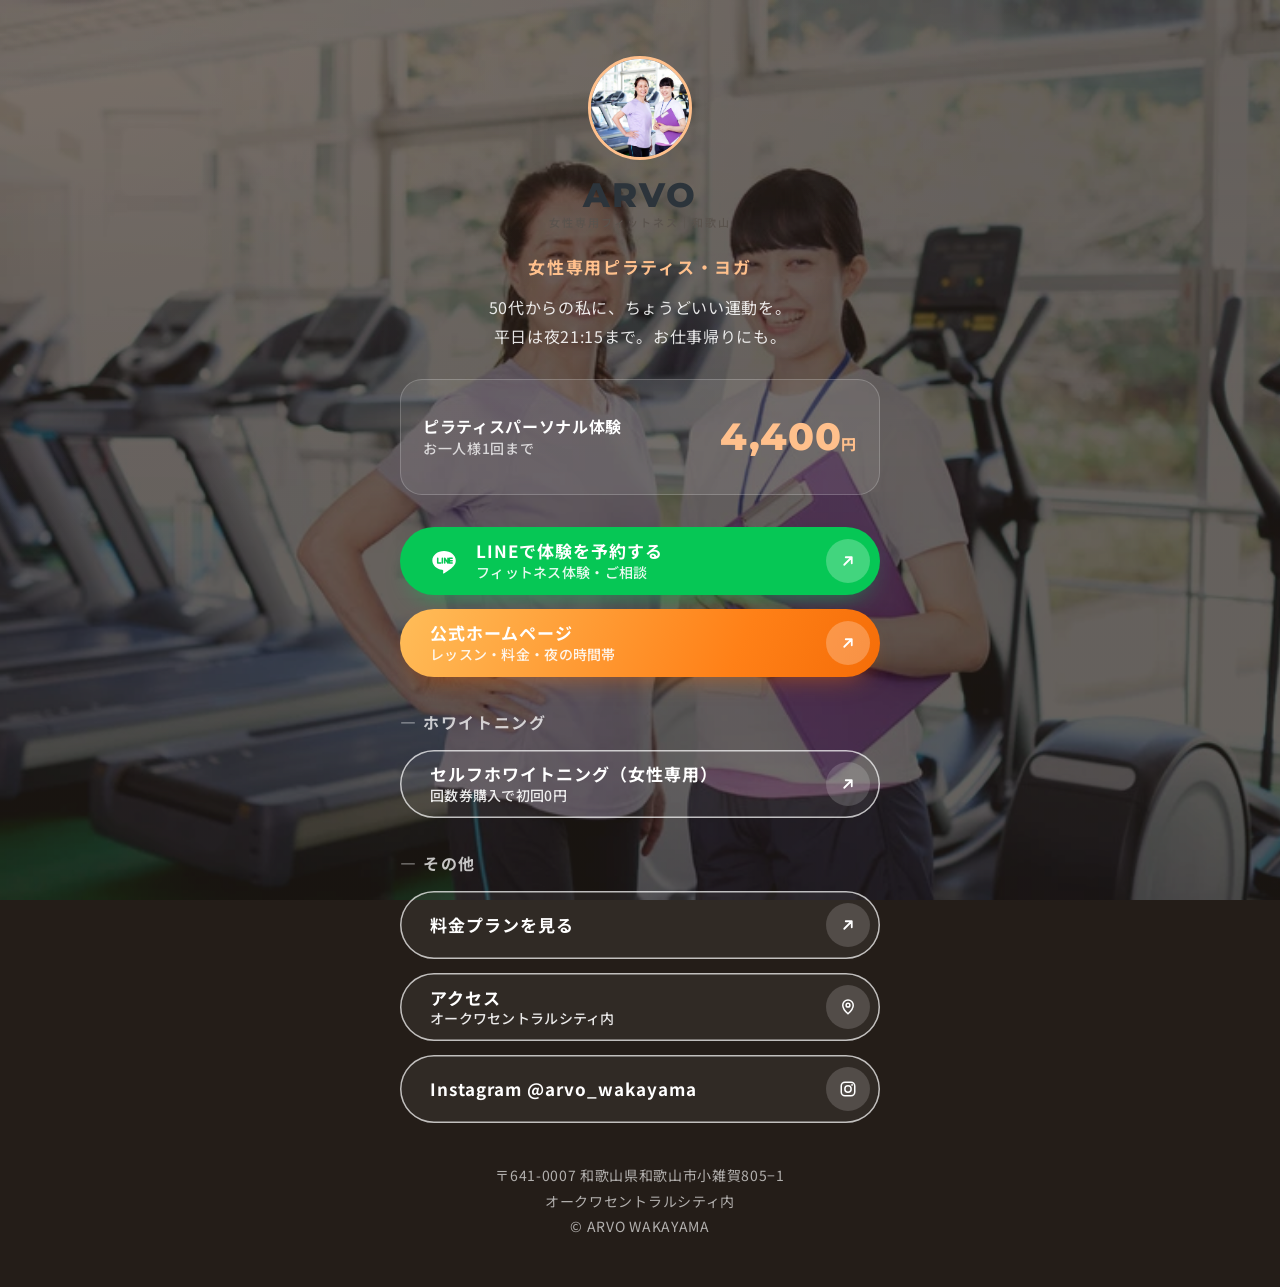
<file: links.html>
<!doctype html>
<html lang="ja">
<head>
<meta charset="utf-8">
<meta name="viewport" content="width=device-width,initial-scale=1">
<title>ARVO和歌山 | リンク</title>
<meta name="description" content="ARVO和歌山（女性専用フィットネス）とセルフホワイトニング（女性専用）のリンク集。平日は夜21:15まで。体験予約はLINEから。">
<meta name="robots" content="noindex">
<meta name="theme-color" content="#241d18">
<link rel="icon" href="assets/favicon.ico" sizes="16x16 32x32 48x48">
<link rel="icon" href="assets/icon-192.png" type="image/png" sizes="192x192">
<link rel="apple-touch-icon" href="assets/apple-touch-icon.png">
<link rel="preconnect" href="https://fonts.googleapis.com">
<link rel="preconnect" href="https://fonts.gstatic.com" crossorigin>
<link href="https://fonts.googleapis.com/css2?family=Montserrat:wght@700;800&family=Noto+Sans+JP:wght@400;500;700&family=Shippori+Mincho:wght@600&display=swap" rel="stylesheet">
<link rel="stylesheet" href="css/style.css">
<style>
  body{background:var(--brown);min-height:100svh}
  .lk{position:relative;min-height:100svh;color:#fff;overflow:hidden}
  .lk-bg{position:fixed;inset:0;width:100%;height:100%;object-fit:cover;opacity:.3}
  .lk::before{content:"";position:fixed;inset:0;background:linear-gradient(180deg,rgba(36,29,24,.55),rgba(36,29,24,.92) 55%),radial-gradient(at 0 0,rgba(247,191,142,.35),transparent 60%);z-index:0}
  .lk-in{position:relative;z-index:1;width:min(100% - 36px,480px);margin-inline:auto;padding:56px 0 48px;text-align:center}
  .lk-avatar{width:104px;height:104px;border-radius:50%;margin:0 auto;overflow:hidden;border:3px solid var(--accent-lt)}
  .lk-avatar img{width:100%;height:100%;object-fit:cover}
  .lk .logo{display:inline-block;margin-top:18px}
  .lk .logo b{font-size:34px}
  .lk-tag{font-weight:700;letter-spacing:.1em;font-size:17px;color:var(--accent-lt);margin-top:14px}
  .lk-desc{font-size:16px;color:rgba(255,255,255,.88);margin-top:10px;line-height:1.8}
  .lk-list{display:grid;gap:14px;margin-top:32px}
  .lk-list .btn{width:100%;text-align:left;min-height:68px;font-size:17px}
  .lk-list .btn span.t{flex:1;min-width:0;display:flex;flex-direction:column;line-height:1.4}
  .lk-list .btn span.t small{font-size:14px;font-weight:500;opacity:.9;letter-spacing:.02em}
  .lk-offer{margin-top:28px;border-radius:22px;padding:20px 22px;background:rgba(255,255,255,.08);border:1px solid rgba(255,255,255,.2);display:flex;justify-content:space-between;align-items:center;gap:10px;text-align:left}
  .lk-offer p{font-weight:700;font-size:16px;line-height:1.5}
  .lk-offer p small{display:block;font-weight:500;font-size:14px;color:rgba(255,255,255,.75)}
  .lk-offer b{font-family:var(--en);font-weight:800;font-size:38px;color:var(--accent-lt);white-space:nowrap}
  .lk-offer b small{font-family:var(--font);font-size:15px}
  .lk-sec{font-weight:700;letter-spacing:.1em;font-size:16px;color:rgba(255,255,255,.75);margin-top:30px;text-align:left}
  .lk-foot{margin-top:40px;font-size:14px;color:rgba(255,255,255,.65);line-height:1.8}
</style>
</head>
<body>
<svg width="0" height="0" style="position:absolute" aria-hidden="true">
  <symbol id="i-out" viewBox="0 0 24 24"><path d="M7 17 17 7M9 7h8v8" fill="none" stroke="currentColor" stroke-width="2.4" stroke-linecap="round" stroke-linejoin="round"/></symbol>
  <symbol id="i-line" viewBox="0 0 24 24"><path d="M12 3.5C6.5 3.5 2 7.1 2 11.6c0 4 3.6 7.4 8.4 8 .3.1.8.2.9.5.1.3.1.7 0 1l-.1.9c0 .3-.2 1 .9.5 1.1-.5 5.9-3.5 8-6 1.5-1.6 2-3.2 2-4.9 0-4.5-4.5-8.1-10.1-8.1Z" fill="#fff"/><path d="M6.6 9.6v4.2h2.6M10.6 9.6v4.2M12.6 13.8V9.6l2.8 4.2V9.6M19 9.6h-2.4v4.2H19M16.6 11.7H19" fill="none" stroke="#06c755" stroke-width="1.3" stroke-linecap="round" stroke-linejoin="round"/></symbol>
  <symbol id="i-ig" viewBox="0 0 24 24"><rect x="3" y="3" width="18" height="18" rx="5" fill="none" stroke="currentColor" stroke-width="2"/><circle cx="12" cy="12" r="4.2" fill="none" stroke="currentColor" stroke-width="2"/><circle cx="17.4" cy="6.6" r="1.2" fill="currentColor"/></symbol>
  <symbol id="i-pin" viewBox="0 0 24 24"><path d="M12 21s-7-6.2-7-11.5a7 7 0 0 1 14 0C19 14.8 12 21 12 21Z" fill="none" stroke="currentColor" stroke-width="2"/><circle cx="12" cy="9.5" r="2.5" fill="none" stroke="currentColor" stroke-width="2"/></symbol>
</svg>

<main class="lk">
  <img class="lk-bg" src="assets/welcome.webp" alt="">
  <div class="lk-in">
    <div class="lk-avatar"><img src="assets/welcome.webp" alt="ARVOのスタッフ" style="object-position:30% 30%"></div>
    <a class="logo" href="index.html"><b>ARVO</b><small>女性専用フィットネス｜和歌山</small></a>
    <p class="lk-tag">女性専用ピラティス・ヨガ</p>
    <p class="lk-desc">50代からの私に、ちょうどいい運動を。<br>平日は夜21:15まで。お仕事帰りにも。</p>

    <div class="lk-offer"><p>ピラティスパーソナル体験<small>お一人様1回まで</small></p><b>4,400<small>円</small></b></div>

    <div class="lk-list">
      <a class="btn btn--line" data-link="line" href="https://lin.ee/SpYlcYa" target="_blank" rel="noopener"><svg class="ico" aria-hidden="true"><use href="#i-line"/></svg><span class="t">LINEで体験を予約する<small>フィットネス体験・ご相談</small></span><span class="chip"><svg aria-hidden="true"><use href="#i-out"/></svg></span></a>
      <a class="btn" href="index.html"><span class="t">公式ホームページ<small>レッスン・料金・夜の時間帯</small></span><span class="chip"><svg aria-hidden="true"><use href="#i-out"/></svg></span></a>
    </div>

    <p class="lk-sec">— ホワイトニング</p>
    <div class="lk-list" style="margin-top:12px">
      <a class="btn btn--ghost-lt" data-link="whitening" href="https://arvo-4ef22.web.app/" target="_blank" rel="noopener"><span class="t">セルフホワイトニング（女性専用）<small>回数券購入で初回0円</small></span><span class="chip"><svg aria-hidden="true"><use href="#i-out"/></svg></span></a>
    </div>

    <p class="lk-sec">— その他</p>
    <div class="lk-list" style="margin-top:12px">
      <a class="btn btn--ghost-lt" href="index.html#price"><span class="t">料金プランを見る</span><span class="chip"><svg aria-hidden="true"><use href="#i-out"/></svg></span></a>
      <a class="btn btn--ghost-lt" href="https://www.google.com/maps/place/%E3%82%B9%E3%83%BC%E3%83%91%E3%83%BC%E3%82%BB%E3%83%B3%E3%82%BF%E3%83%BC%E3%82%AA%E3%83%BC%E3%82%AF%E3%83%AF+%E3%82%BB%E3%83%B3%E3%83%88%E3%83%A9%E3%83%AB%E3%82%B7%E3%83%86%E3%82%A3%E5%92%8C%E6%AD%8C%E5%B1%B1%E5%BA%97/@34.195316,135.18336,16z" target="_blank" rel="noopener"><span class="t">アクセス<small>オークワセントラルシティ内</small></span><span class="chip"><svg aria-hidden="true"><use href="#i-pin"/></svg></span></a>
      <a class="btn btn--ghost-lt" data-link="instagram" href="https://www.instagram.com/arvo_wakayama/" target="_blank" rel="noopener"><span class="t">Instagram @arvo_wakayama</span><span class="chip"><svg aria-hidden="true"><use href="#i-ig"/></svg></span></a>
    </div>

    <p class="lk-foot">〒641-0007 和歌山県和歌山市小雑賀805−1<br>オークワセントラルシティ内<br>© ARVO WAKAYAMA</p>
  </div>
</main>
<script src="js/main.js"></script>
</body>
</html>
</file>
<file: css/style.css>
/* =========================================================
   ARVO和歌山
   メインターゲット：50代女性 ／ サブ：夜に通いたい30代女性
   ・落ち着いたクリーム×テラコッタ（ブランドのオレンジを大人向けに調整）
   ・夜セクションはネイビー×ゴールド
   ・文字：最小14px / 本文17px（スマホ16px）/ 行間ゆったり
   ========================================================= */
:root{
  /* 配色は元サイト（arvo2026.com）を踏襲 */
  --ink:#2c343b;          /* 本文 */
  --ink-soft:#5a534d;     /* 補足文 */
  --brown:#241d18;        /* 濃色面 */
  --cream:#fffaf4;        /* ベース背景 */
  --cream-2:#fff8ec;
  --sand:#f3e2cd;
  --line:#e9dccd;
  --white:#fff;
  --accent:#ff8017;       /* メインアクセント（オレンジ） */
  --accent-dp:#c65d09;    /* 文字用オレンジ（白地で4.5:1） */
  --accent-lt:#ffc08c;    /* ピーチ */
  --rose:#ffe1ba;
  --night:#241d18;        /* 夜セクション（ブラウン） */
  --night-2:#3d2a20;
  --gold:#ffc08c;         /* 夜セクションのアクセント（ピーチ） */
  --line-green:#06c755;   /* LINE公式カラー */
  --grad:linear-gradient(115deg,#ffbd59,#ff8017 70%,#f56d08);
  --radius:24px;
  --shadow:0 20px 44px -22px rgba(116,67,36,.35);
  --wrap:1160px;
  --font:"Noto Sans JP",system-ui,-apple-system,"Hiragino Sans",sans-serif;
  --serif:"Shippori Mincho","Noto Serif JP","Hiragino Mincho ProN",serif;
  --en:"Montserrat","Noto Sans JP",sans-serif;  /* 数字・英字：読みやすいサンセリフ */
}
*{box-sizing:border-box}
html{scroll-behavior:smooth;-webkit-text-size-adjust:100%}
body{margin:0;font-family:var(--font);color:var(--ink);background:var(--cream);font-size:17px;line-height:1.95;letter-spacing:.04em}
img{max-width:100%;display:block}
a{color:inherit}
h1,h2,h3,p{margin:0}
.wrap{width:min(100% - 40px,var(--wrap));margin-inline:auto}
.skip{position:absolute;left:-9999px}.skip:focus{left:16px;top:16px;z-index:100;background:#fff;padding:12px 18px;border-radius:999px}
.sp{display:none}

/* ---------- 見出し ---------- */
.eyebrow{display:inline-flex;align-items:center;gap:12px;font-weight:700;font-size:17px;letter-spacing:.12em;color:var(--accent-dp)}
.eyebrow::before{content:"";width:32px;height:1px;background:currentColor}
.h2{font-family:var(--serif);font-size:clamp(28px,4vw,42px);line-height:1.6;font-weight:600;letter-spacing:.06em;margin-top:14px}
.h2 em{font-style:normal;color:var(--accent-dp)}
.lead{font-size:clamp(17px,1.8vw,18px);color:var(--ink-soft);margin-top:20px;max-width:40em}
.sec{padding:clamp(80px,11vw,136px) 0}
.sec-head{margin-bottom:clamp(40px,6vw,60px)}
.center{text-align:center}.center .eyebrow{justify-content:center}.center .lead{margin-inline:auto}
.note{font-size:14px;color:var(--ink-soft);margin-top:18px}

/* ---------- ボタン ---------- */
.btn{--bg:var(--grad);--fg:#fff;--chip:rgba(255,255,255,.24);
  display:inline-flex;align-items:center;justify-content:space-between;gap:18px;
  min-height:62px;padding:8px 10px 8px 30px;border-radius:999px;
  background:var(--bg);color:var(--fg);text-decoration:none;font-weight:700;font-size:17px;letter-spacing:.06em;
  border:0;cursor:pointer;box-shadow:0 12px 26px -14px rgba(245,109,8,.6);
  transition:transform .2s ease,box-shadow .2s ease}
.btn .chip{flex:none;width:44px;height:44px;border-radius:50%;background:var(--chip);display:grid;place-items:center;transition:transform .25s ease}
.btn .chip svg{width:18px;height:18px}
.btn:hover{transform:translateY(-2px)}
.btn:hover .chip{transform:translateX(3px)}
.btn:focus-visible{outline:3px solid var(--ink);outline-offset:3px}
.btn--line{--bg:var(--line-green);box-shadow:0 12px 26px -14px rgba(6,199,85,.7)}
.btn--line .ico{width:28px;height:28px;flex:none}
.btn--ghost{--bg:transparent;--fg:var(--ink);--chip:var(--cream-2);box-shadow:inset 0 0 0 1.5px var(--ink)}
.btn--ghost-lt{--bg:rgba(255,255,255,.06);--fg:#fff;--chip:rgba(255,255,255,.16);box-shadow:inset 0 0 0 1.5px rgba(255,255,255,.7)}
.btn--dark{--bg:var(--brown);--chip:rgba(255,255,255,.14);box-shadow:none}
.btn--lg{min-height:70px;font-size:18px;padding-left:34px}
.btn--block{display:flex;width:100%}
.btn-row{display:flex;flex-wrap:wrap;gap:14px;margin-top:34px}

/* ---------- ヘッダー ---------- */
.hd{position:fixed;inset:0 0 auto;z-index:50;transition:background .3s,box-shadow .3s}
.hd.is-scrolled,.hd.menu-open{background:rgba(251,246,240,.95);backdrop-filter:blur(10px);box-shadow:0 1px 0 var(--line)}
.hd-in{display:flex;align-items:center;justify-content:space-between;height:78px}
.logo{text-decoration:none;line-height:1;color:var(--ink)}
.logo b{display:block;font-family:var(--en);font-weight:800;font-size:28px;letter-spacing:.06em}
.logo small{white-space:nowrap;display:block;font-size:11px;font-weight:500;letter-spacing:.18em;margin-top:5px;color:var(--ink-soft)}
.nav{display:flex;align-items:center;gap:22px}
.nav a{text-decoration:none;font-size:15px;font-weight:500;white-space:nowrap}
.nav a:not(.btn):hover{color:var(--accent-dp)}
.nav .btn{min-height:50px;font-size:15px;padding-left:22px;color:#fff}
.nav .btn .chip{width:36px;height:36px}
.nav .btn--line .ico{width:24px;height:24px}
.menu-btn{display:none}

/* ---------- ファーストビュー ---------- */
.hero{position:relative;padding:118px 0 72px;overflow:hidden;background:
  radial-gradient(70% 60% at 100% 0,var(--rose),transparent 70%),
  radial-gradient(50% 50% at 0 100%,#f3e2cd,transparent 70%),var(--cream)}
.hero-grid{display:grid;grid-template-columns:1.05fr .95fr;gap:clamp(30px,5vw,64px);align-items:center}
.hero-tag{display:inline-flex;align-items:center;gap:10px;font-size:15px;font-weight:700;color:var(--accent-dp);background:#fff;border-radius:999px;padding:8px 18px;box-shadow:0 1px 0 var(--line)}
.hero h1 .nw,.h2 .nw{white-space:nowrap}
.hero h1{font-family:var(--serif);font-weight:600;font-size:clamp(30px,4.6vw,56px);line-height:1.5;letter-spacing:.06em;margin-top:24px}
.hero h1 em{font-style:normal;color:var(--accent-dp);background:linear-gradient(transparent 70%,var(--accent-lt) 70%)}
.hero-lead{font-size:clamp(17px,1.8vw,19px);margin-top:24px;line-height:2.05;color:var(--ink-soft)}
.hero-offer{display:flex;flex-wrap:wrap;align-items:center;gap:6px 18px;margin-top:30px;padding:18px 26px;border-radius:20px;background:#fff;box-shadow:var(--shadow);max-width:520px}
.hero-offer .lbl{font-size:16px;font-weight:700;line-height:1.5}
.hero-offer .lbl small{display:block;font-size:14px;font-weight:500;color:var(--ink-soft)}
.hero-offer .price{font-family:var(--en);font-size:40px;font-weight:800;color:var(--accent-dp);line-height:1;margin-left:auto}
.hero-offer .price small{font-size:17px;font-family:var(--font);font-weight:700}
.hero .btn-row{margin-top:28px}
.hero-visual{position:relative}
.hero-photo{border-radius:200px 200px 28px 28px;overflow:hidden;aspect-ratio:4/5;box-shadow:var(--shadow)}
.hero-photo img{width:100%;height:100%;object-fit:cover;object-position:50% 50%}
.hero-chips{display:flex;flex-wrap:wrap;gap:10px;margin-top:40px;padding:0;list-style:none}
.hero-chips li{display:flex;align-items:center;gap:8px;font-size:15px;font-weight:700;background:rgba(255,255,255,.75);border:1px solid var(--line);border-radius:999px;padding:8px 16px}
.hero-chips svg{width:18px;height:18px;color:var(--accent);flex:none}

/* ---------- お悩みチェック ---------- */
.check{background:#fff}
.check-grid{display:grid;grid-template-columns:1.1fr .9fr;gap:clamp(32px,5vw,64px);align-items:start}
.check-list{display:grid;gap:12px;margin:0;padding:0;list-style:none}
.check-item label{display:flex;align-items:center;gap:16px;background:var(--cream);border-radius:18px;padding:20px 22px;cursor:pointer;border:2px solid transparent;font-weight:700;font-size:17px;line-height:1.6;transition:border-color .2s,background .2s}
.check-item input{position:absolute;opacity:0;pointer-events:none}
.check-item .box{flex:none;width:30px;height:30px;border-radius:8px;border:2px solid var(--accent);background:#fff;display:grid;place-items:center;transition:.2s}
.check-item .box svg{width:16px;height:16px;opacity:0;color:#fff}
.check-item input:checked + label{border-color:var(--accent);background:#fff6ef}
.check-item input:checked + label .box{background:var(--accent)}
.check-item input:checked + label .box svg{opacity:1}
.check-item input:focus-visible + label{outline:3px solid var(--ink);outline-offset:2px}
.result{position:sticky;top:110px;background:var(--cream-2);border-radius:28px;padding:clamp(28px,4vw,44px)}
.result .count{font-family:var(--en);font-weight:800;font-size:52px;line-height:1;color:var(--accent-dp)}
.result .count small{font-family:var(--font);font-size:15px;color:var(--ink-soft);margin-left:8px;letter-spacing:.08em}
.result h3{font-family:var(--serif);font-size:23px;margin-top:20px;line-height:1.6}
.result p{color:var(--ink-soft);margin-top:12px;font-size:16px}
.result .btn-row{margin-top:26px}
.result .reset{background:none;border:0;color:var(--ink-soft);font:inherit;font-size:15px;text-decoration:underline;cursor:pointer;margin-top:16px;padding:6px 0}

/* ---------- 選ばれる理由 ---------- */
.about-grid{display:grid;grid-template-columns:.9fr 1.1fr;gap:clamp(36px,6vw,80px);align-items:center}
.about-img{border-radius:28px;overflow:hidden;aspect-ratio:4/5;box-shadow:var(--shadow);margin:0}
.about-img img{width:100%;height:100%;object-fit:cover}
.reasons-wrap{text-align:center}
.reasons-wrap .eyebrow{justify-content:center}
.reasons{display:grid;grid-template-columns:repeat(4,1fr);gap:16px;margin-top:40px;text-align:left}
.night-img{margin:0 0 18px;border-radius:28px;overflow:hidden;aspect-ratio:10/7;border:1px solid rgba(255,255,255,.14)}
.night-img img{width:100%;height:100%;object-fit:cover}
.reason{display:grid;grid-template-columns:1fr;gap:6px;align-content:start;background:#fff;border-radius:20px;padding:22px 24px;box-shadow:0 1px 0 var(--line)}
.reason .n{font-family:var(--en);font-weight:800;font-size:28px;line-height:1;color:var(--accent)}
.reason h3{font-size:19px;line-height:1.6}
.reason p{font-size:16px;color:var(--ink-soft);line-height:1.85}

/* ---------- 夜のレッスン ---------- */
.night{position:relative;overflow:hidden;color:#fff;background:
  radial-gradient(40% 50% at 85% 10%,rgba(247,191,142,.3),transparent 70%),
  linear-gradient(170deg,var(--night),#1a1410)}
.night .eyebrow{color:var(--gold)}
.night .h2{color:#fff}.night .h2 em{color:var(--gold)}
.night .lead{color:rgba(255,255,255,.85)}
.night-stars{position:absolute;inset:0;pointer-events:none;opacity:.6;background-image:
  radial-gradient(1.5px 1.5px at 12% 22%,#fff,transparent),radial-gradient(1px 1px at 28% 68%,#fff,transparent),
  radial-gradient(1.5px 1.5px at 46% 14%,#fff,transparent),radial-gradient(1px 1px at 62% 82%,#fff,transparent),
  radial-gradient(1.5px 1.5px at 74% 40%,#fff,transparent),radial-gradient(1px 1px at 90% 70%,#fff,transparent),
  radial-gradient(1px 1px at 8% 88%,#fff,transparent),radial-gradient(1.5px 1.5px at 55% 50%,#fff,transparent)}
.night .wrap{position:relative}
.night-grid{display:grid;grid-template-columns:1.1fr .9fr;gap:clamp(32px,5vw,64px);align-items:center}
.night-moon{width:72px;height:72px;color:var(--gold)}
.night-points{display:grid;gap:12px;margin-top:30px;padding:0;list-style:none}
.night-points li{display:flex;gap:14px;align-items:flex-start;font-size:17px;line-height:1.75}
.night-points li svg{flex:none;width:22px;height:22px;color:var(--gold);margin-top:4px}
.night-points b{color:#fff}
.hours{background:rgba(255,255,255,.07);border:1px solid rgba(255,255,255,.16);border-radius:28px;padding:clamp(28px,4vw,40px)}
.hours h3{font-family:var(--serif);font-size:22px}
.hours table{width:100%;border-collapse:collapse;margin-top:16px}
.hours th,.hours td{padding:16px 2px;border-bottom:1px solid rgba(255,255,255,.14);text-align:left}
.hours th{font-weight:700;font-size:17px}
.hours td{text-align:right;font-family:var(--en);font-size:24px;font-weight:700;letter-spacing:.02em}
.hours td small{font-family:var(--font);font-size:15px}
.hours tr.is-night td{color:var(--gold)}
.hours .note{color:rgba(255,255,255,.7)}
.hours .btn{margin-top:24px}

/* ---------- レッスン ---------- */
.lessons{display:grid;grid-template-columns:1fr 1fr;gap:28px}
.lesson{background:#fff;border-radius:28px;overflow:hidden;box-shadow:var(--shadow);display:flex;flex-direction:column}
.lesson-img{aspect-ratio:16/10;overflow:hidden;background:var(--cream-2)}
.lesson-img img{width:100%;height:100%;object-fit:cover;transition:transform .6s}
.lesson:hover .lesson-img img{transform:scale(1.03)}
.lesson-body{padding:clamp(26px,3.5vw,40px);display:flex;flex-direction:column;flex:1}
.lesson .tag{font-weight:700;font-size:16px;letter-spacing:.08em;color:var(--accent-dp)}
.lesson h3{font-family:var(--serif);font-size:clamp(24px,2.6vw,29px);margin-top:8px;line-height:1.5}
.lesson .catch{font-weight:700;font-size:18px;margin-top:6px}
.lesson p.desc{margin-top:14px;color:var(--ink-soft)}
.lesson ul{margin:16px 0 0;padding:0;list-style:none;display:grid;gap:6px;flex:1}
.lesson li{display:flex;gap:10px;font-size:16px}
.lesson li svg{flex:none;width:18px;height:18px;color:var(--accent);margin-top:6px}
.lesson .btn{margin-top:26px;align-self:flex-start}

/* ---------- 体験の流れ ---------- */
.flow-sec{background:var(--cream-2)}
.steps{display:grid;grid-template-columns:repeat(4,1fr);gap:18px;margin:0;padding:0;list-style:none}
.step{background:#fff;border-radius:24px;padding:28px 24px;box-shadow:0 1px 0 var(--line)}
.step .n{font-family:var(--en);font-weight:800;font-size:16px;letter-spacing:.14em;color:var(--accent-dp)}
.step h3{font-family:var(--serif);font-size:20px;margin-top:8px;line-height:1.6}
.step p{color:var(--ink-soft);margin-top:8px;font-size:16px;line-height:1.85}
.bring{margin-top:28px;background:#fff;border-radius:24px;padding:24px 28px;display:flex;flex-wrap:wrap;gap:8px 28px;align-items:center}
.bring b{font-family:var(--serif);font-size:18px}
.bring span{font-size:16px;color:var(--ink-soft)}

/* ---------- 料金 ---------- */
.price-grid{display:grid;grid-template-columns:1.1fr 1fr;gap:28px;align-items:start}
.pcard{background:#fff;border-radius:28px;padding:clamp(28px,4vw,44px);box-shadow:var(--shadow)}
.pcard .tag{font-weight:700;font-size:16px;letter-spacing:.08em;color:var(--accent-dp)}
.pcard h3{font-family:var(--serif);font-size:clamp(24px,2.6vw,29px);margin-top:6px}
.trial{margin-top:22px;border-radius:22px;padding:24px 28px;background:linear-gradient(110deg,#fff4de,#ffe1ba);display:flex;flex-wrap:wrap;align-items:center;justify-content:space-between;gap:10px 20px}
.trial .lbl{font-weight:700;font-size:17px;line-height:1.6}
.trial .lbl small{display:block;font-weight:500;font-size:14px;color:var(--ink-soft)}
.trial .val{font-family:var(--en);font-weight:800;font-size:46px;line-height:1;color:var(--accent-dp)}
.trial .val small{font-family:var(--font);font-size:19px}
.ptable{width:100%;border-collapse:collapse;margin-top:16px}
.ptable th,.ptable td{padding:16px 4px;border-bottom:1px solid var(--line);text-align:left;vertical-align:middle}
.ptable th{font-weight:700;font-size:17px}
.ptable th small{display:block;font-weight:500;font-size:14px;color:var(--ink-soft)}
.ptable td{text-align:right;font-family:var(--en);font-weight:800;font-size:24px;white-space:nowrap}
.ptable td small{font-family:var(--font);font-size:15px}
.pcard .btn{margin-top:28px}
.group-plans{display:grid;gap:12px;margin-top:22px}
.gplan{display:flex;justify-content:space-between;align-items:center;gap:12px;padding:20px 24px;border-radius:18px;background:var(--cream)}
.gplan b{font-size:18px}
.gplan span{display:block;font-size:15px;color:var(--ink-soft)}
.gplan .v{font-family:var(--en);font-weight:800;font-size:26px;white-space:nowrap;line-height:1.2}
.gplan .v small{font-family:var(--font);font-size:15px}
.gplan.is-best{background:var(--grad);color:#fff}
.gplan.is-best span{color:rgba(255,255,255,.9)}
.gplan.is-best .v{color:#fff}

/* ---------- ホワイトニング ---------- */
/* ホワイトニングだけブルー系（#6bc1ed） */
.smile{--accent:#6bc1ed;--accent-dp:#1f6f9a;--accent-lt:#cfeafa;--grad:linear-gradient(115deg,#6bc1ed,#3a9fd6 65%,#2a86bf);
  --shadow:0 20px 44px -22px rgba(31,111,154,.4);
  background:linear-gradient(120deg,#f1f9fe,#d5eefb)}
.smile .btn{box-shadow:0 12px 26px -14px rgba(42,134,191,.7)}
.smile .eyebrow::before{background:var(--accent)}
.wh-card .wh-head{--p:clamp(28px,4vw,44px);margin:calc(var(--p) * -1) calc(var(--p) * -1) 24px;padding:22px 28px;background:var(--accent);color:#fff;text-align:center;font-weight:700;font-size:18px;letter-spacing:.1em}
.smile-grid{display:grid;grid-template-columns:1fr 1fr;gap:clamp(30px,5vw,64px);align-items:center}
.wh-only{display:inline-flex;align-items:center;gap:8px;background:#fff;border-radius:999px;padding:6px 16px;font-size:15px;font-weight:700;color:var(--accent-dp);margin-top:18px}
.synergy{display:grid;gap:12px;margin-top:28px;padding:0;list-style:none}
.synergy li{display:flex;gap:16px;align-items:flex-start;background:rgba(255,255,255,.7);border-radius:18px;padding:18px 20px}
.synergy .ic{flex:none;width:46px;height:46px;border-radius:50%;background:#fff;display:grid;place-items:center;color:var(--accent-dp)}
.synergy .ic svg{width:24px;height:24px}
.synergy h3{font-size:18px;line-height:1.6}
.synergy p{font-size:16px;color:var(--ink-soft);line-height:1.8}
.wh-card{padding:clamp(28px,4vw,44px);border-radius:28px;overflow:hidden;background:#fff;box-shadow:var(--shadow)}
.wh-card .tag{font-weight:700;font-size:16px;letter-spacing:.08em;color:var(--accent-dp)}
.wh-card h3{font-family:var(--serif);font-size:clamp(22px,2.6vw,27px);margin-top:8px;line-height:1.6}
.wh-card p{color:var(--ink-soft);margin-top:10px;font-size:16px}
.wh-price{display:flex;align-items:baseline;flex-wrap:wrap;gap:4px 14px;margin-top:18px}
.wh-price s{color:var(--ink-soft);font-size:16px}
.wh-price b{font-family:var(--en);font-weight:800;font-size:46px;line-height:1;color:var(--accent-dp)}
.wh-price small{font-size:14px;color:var(--ink-soft)}
.wh-card .btn{margin-top:24px}

/* ---------- 声 ---------- */
.voices{display:grid;grid-template-columns:repeat(3,1fr);gap:20px}
.voice{background:#fff;border-radius:24px;padding:32px 28px;box-shadow:0 1px 0 var(--line);display:flex;flex-direction:column;gap:12px}
.voice .tag{font-weight:700;font-size:16px;letter-spacing:.08em;color:var(--accent-dp)}
.voice h3{font-family:var(--serif);font-size:20px;line-height:1.6}
.voice p{color:var(--ink-soft);font-size:16px}

/* ---------- FAQ ---------- */
.faq-sec{background:#fff}
.faq{max-width:860px;margin-inline:auto;display:grid;gap:12px}
.faq details{background:var(--cream);border-radius:20px}
.faq summary{list-style:none;display:flex;align-items:center;gap:16px;padding:22px 24px;cursor:pointer;font-weight:700;font-size:18px;line-height:1.6}
.faq summary::-webkit-details-marker{display:none}
.faq summary .q{font-family:var(--en);font-weight:800;font-size:20px;color:var(--accent-dp);flex:none}
.faq summary .pm{margin-left:auto;flex:none;width:36px;height:36px;border-radius:50%;background:#fff;display:grid;place-items:center;transition:transform .25s}
.faq summary .pm svg{width:16px;height:16px}
.faq details[open] .pm{transform:rotate(45deg)}
.faq .a{padding:0 24px 24px 60px;color:var(--ink-soft)}

/* ---------- CTA ---------- */
.cta{background:linear-gradient(130deg,#fffdf8,#f7e9d9)}
.cta-box{display:grid;grid-template-columns:1.15fr 1fr;gap:clamp(28px,5vw,60px);align-items:center}
.cta-card{background:#fff;border-radius:28px;padding:clamp(28px,4vw,40px);box-shadow:var(--shadow)}
.cta-card .trial{margin-top:0}
.cta-card .btn{margin-top:22px}
.cta-card .alt{margin-top:14px}
.cta-card .note{text-align:center}
.flow{display:grid;gap:12px;margin-top:28px;padding:0;list-style:none}
.flow li{display:flex;gap:14px;align-items:center;font-weight:700;font-size:17px}
.flow li b{flex:none;width:38px;height:38px;border-radius:50%;background:var(--accent);color:#fff;display:grid;place-items:center;font-family:var(--en);font-weight:800;font-size:17px}

/* ---------- アクセス ---------- */
.access-grid{display:grid;grid-template-columns:1fr 1.1fr;gap:clamp(30px,5vw,60px);align-items:center}
.access-map{border-radius:28px;overflow:hidden;aspect-ratio:4/3;box-shadow:var(--shadow);background:var(--cream-2)}
.access-map iframe{width:100%;height:100%;border:0;display:block}
.addr{font-size:18px;margin-top:22px;line-height:1.9}
.addr b{font-family:var(--serif);font-size:24px;display:block;margin-bottom:6px}
.addr-hours{margin-top:18px;font-size:16px;color:var(--ink-soft);line-height:1.9}

/* ---------- フッター ---------- */
.ft{background:var(--brown);color:rgba(255,255,255,.85);padding:64px 0 120px}
.ft-in{display:flex;flex-wrap:wrap;justify-content:space-between;gap:30px;align-items:flex-start}
.ft .logo{color:#fff}.ft .logo small{color:rgba(255,255,255,.7)}
.ft-nav{display:flex;flex-wrap:wrap;gap:12px 26px}
.ft-nav a{text-decoration:none;font-size:15px}
.ft-nav a:hover{color:var(--accent-lt)}
.ft small{display:block;margin-top:40px;font-size:14px;color:rgba(255,255,255,.6)}


/* ---------- スタジオ紹介 ---------- */
.gallery-sec{background:#fff}
.gallery{display:grid;grid-template-columns:repeat(4,1fr);gap:16px}
.gallery figure{margin:0;border-radius:22px;overflow:hidden;position:relative;aspect-ratio:3/4;background:var(--cream-2);box-shadow:var(--shadow)}
.gallery img{width:100%;height:100%;object-fit:cover}
.gallery figcaption{position:absolute;left:12px;bottom:12px;background:rgba(255,255,255,.92);border-radius:999px;padding:4px 14px;font-size:15px;font-weight:700}

/* ---------- ファスティング ---------- */
/* ファスティングだけアプリ画面に合わせた淡いミント×ラベンダー */
.fasting{--accent:#3fb59c;--accent-dp:#4552b8;--accent-lt:#d9ddff;--line:#dfe4f5;
  --grad:linear-gradient(115deg,#3fb59c,#5d6fe0);--shadow:0 20px 44px -22px rgba(69,82,184,.35);
  background:linear-gradient(135deg,#e5f6f1 0%,#eef1ff 50%,#e6f1fd 100%)}
.fasting .eyebrow::before{background:var(--accent)}
.fasting .h2 em{color:var(--accent-dp)}
.fs-badge{display:table;margin:14px auto 0;background:var(--grad);color:#fff;font-weight:700;font-size:15px;letter-spacing:.1em;border-radius:999px;padding:4px 18px}
.fs-worries{display:flex;flex-wrap:wrap;justify-content:center;gap:10px;margin:0 auto;padding:0;list-style:none;max-width:860px}
.fs-worries li{display:flex;align-items:center;gap:8px;background:#fff;border-radius:999px;padding:10px 20px;font-weight:700;font-size:16px;box-shadow:0 1px 0 var(--line)}
.fs-worries svg{width:18px;height:18px;color:var(--accent);flex:none}
.fs-sub{font-family:var(--serif);font-size:clamp(22px,2.6vw,27px);text-align:center;margin:clamp(48px,7vw,72px) 0 24px}
.fs-pillars{display:grid;grid-template-columns:repeat(3,1fr);gap:18px}
.fs-card{background:#fff;border-radius:24px;padding:28px 26px;box-shadow:0 1px 0 var(--line)}
.fs-card .n{font-family:var(--en);font-weight:800;font-size:28px;color:var(--accent);line-height:1}
.fs-card h4{font-size:20px;margin:12px 0 0}
.fs-card p{font-size:16px;color:var(--ink-soft);margin-top:8px;line-height:1.85}
.fs-steps{display:grid;grid-template-columns:repeat(3,1fr);gap:18px;margin:0;padding:0;list-style:none;counter-reset:fs}
.fs-steps li{position:relative;background:#fff;border-radius:24px;padding:26px 24px;box-shadow:0 1px 0 var(--line)}
.fs-steps .m{display:inline-block;background:var(--grad);color:#fff;border-radius:999px;padding:2px 14px;font-size:14px;font-weight:700}
.fs-steps b{display:block;font-size:20px;margin-top:12px}
.fs-steps p{font-size:16px;color:var(--ink-soft);margin-top:6px;line-height:1.85}
.fs-support{display:grid;grid-template-columns:1fr 1fr;gap:clamp(28px,5vw,56px);align-items:center;margin-top:clamp(48px,7vw,72px)}
.fs-phones{display:flex;gap:16px;justify-content:center;align-items:flex-start}
.fs-phones img{width:44%;max-width:200px;height:auto;border-radius:24px;box-shadow:var(--shadow);border:6px solid #fff}
.fs-phones img:last-child{margin-top:40px}
.fs-support-list{display:grid;gap:14px;margin:0;padding:0;list-style:none}
.fs-support-list li{display:flex;gap:14px;background:#fff;border-radius:20px;padding:20px 22px;font-size:16px;color:var(--ink-soft);line-height:1.8}
.fs-support-list svg{flex:none;width:22px;height:22px;color:var(--accent);margin-top:4px}
.fs-support-list b{display:block;color:var(--ink);font-size:18px}
.fs-price{display:grid;grid-template-columns:1fr 1fr;gap:20px 28px;margin-top:clamp(48px,7vw,72px);background:#fff;border-radius:28px;padding:clamp(28px,4vw,44px);box-shadow:var(--shadow)}
.fs-price .tag{font-weight:700;font-size:16px;letter-spacing:.08em;color:var(--accent-dp)}
.fs-normal{margin-top:12px;font-size:16px;color:var(--ink-soft)}
.fs-normal s{font-family:var(--en);font-weight:700}
.fs-sale{display:flex;flex-wrap:wrap;align-items:center;gap:6px 14px;margin-top:6px;padding:18px 22px;border-radius:20px;background:linear-gradient(110deg,#e5f6f1,#e4e8ff)}
.fs-sale .lbl{font-weight:700;font-size:17px;width:100%}
.fs-sale b{font-family:var(--en);font-weight:800;font-size:46px;line-height:1;color:var(--accent-dp)}
.fs-sale .off{background:var(--accent-dp);color:#fff;font-family:var(--en);font-weight:800;font-size:16px;border-radius:8px;padding:4px 10px}
.fs-option{border-left:1px solid var(--line);padding-left:28px}
.fs-option h4{font-size:19px;margin:6px 0 0}
.fs-option p{font-size:15px;color:var(--ink-soft);margin-top:6px}
.fs-option .ptable{margin-top:8px}
.fs-price .btn{grid-column:1/-1}

/* ---------- 固定CTA（スマホ） ---------- */
.fix-cta{display:none}

/* ---------- 表示アニメ ---------- */
.rv{opacity:0;transform:translateY(20px);transition:opacity .8s ease,transform .8s ease}
.rv.is-in{opacity:1;transform:none}
@media (prefers-reduced-motion:reduce){.rv{opacity:1;transform:none;transition:none}html{scroll-behavior:auto}}

/* ---------- レスポンシブ ---------- */
@media (min-width:961px) and (max-width:1120px){
  .nav{position:fixed;inset:78px 0 auto;flex-direction:column;align-items:stretch;gap:0;background:var(--cream);padding:10px 20px 24px;box-shadow:0 20px 30px -20px rgba(0,0,0,.25);display:none}
  .nav.is-open{display:flex}
  .nav a{padding:16px 4px;border-bottom:1px solid var(--line);font-size:17px}
  .nav .btn{margin-top:16px;border:0;justify-content:space-between}
  .menu-btn{display:grid;place-items:center;width:52px;height:52px;border-radius:50%;border:0;background:var(--brown);color:#fff;cursor:pointer}
  .menu-btn svg{width:24px;height:24px}
}
@media (min-width:1121px) and (max-width:1240px){
  .nav{gap:16px}
  .nav a{font-size:14px}
  .nav .btn{padding-left:18px}
}
@media (max-width:1040px){
  .steps,.reasons,.gallery{grid-template-columns:1fr 1fr}
  .fs-pillars,.fs-steps{grid-template-columns:1fr}
}
@media (max-width:960px){
  .nav{position:fixed;inset:78px 0 auto;flex-direction:column;align-items:stretch;gap:0;background:var(--cream);padding:10px 20px 24px;box-shadow:0 20px 30px -20px rgba(0,0,0,.25);display:none}
  .nav.is-open{display:flex}
  .nav a{padding:16px 4px;border-bottom:1px solid var(--line);font-size:17px}
  .nav .btn{margin-top:16px;border:0;justify-content:space-between}
  .menu-btn{display:grid;place-items:center;width:52px;height:52px;border-radius:50%;border:0;background:var(--brown);color:#fff;cursor:pointer}
  .menu-btn svg{width:24px;height:24px}
  .hero-grid,.about-grid,.check-grid,.night-grid,.lessons,.price-grid,.smile-grid,.cta-box,.access-grid{grid-template-columns:1fr}
  /* スマホ：見出し〜説明文だけ写真に重ね、体験価格・ボタンは写真の下に */
  .hero{padding:0 0 48px;background:var(--cream)}
  .hero-grid{display:block;position:relative;width:100%;padding:0}
  .hero-visual{position:absolute;inset:0 0 auto;height:min(600px,78svh);z-index:0}
  .hero-photo{position:absolute;inset:0;aspect-ratio:auto;border-radius:0;box-shadow:none}
  .hero-photo img{object-position:45% 45%}
  .hero-visual::after{content:"";position:absolute;inset:0;background:linear-gradient(180deg,rgba(36,29,24,.2) 0,rgba(36,29,24,.3) 35%,rgba(36,29,24,.8) 100%)}
  .hero-copy{position:relative;z-index:1}
  .hero-main{min-height:min(600px,78svh);display:flex;flex-direction:column;justify-content:flex-end;align-items:flex-start;width:min(100% - 40px,640px);margin-inline:auto;padding:100px 0 40px;color:#fff}
  .hero h1{color:#fff;text-shadow:0 2px 16px rgba(0,0,0,.35)}
  .hero h1 em{color:var(--accent-lt);background:none}
  .hero-lead{color:rgba(255,255,255,.92);text-shadow:0 1px 10px rgba(0,0,0,.4)}
  .hero-tag{background:rgba(255,255,255,.92)}
  .hero-cta{width:min(100% - 40px,640px);margin:28px auto 0}
  .hero-cta .hero-offer{margin-top:0;max-width:none}
  .hero > .wrap:last-child{width:min(100% - 40px,640px)}
  .hd:not(.is-scrolled):not(.menu-open) .logo{color:#fff}
  .hd:not(.is-scrolled):not(.menu-open) .logo small{color:rgba(255,255,255,.85)}
  .about-img{aspect-ratio:16/11}
  .voices{grid-template-columns:1fr}
  .fs-support,.fs-price{grid-template-columns:1fr}
  .fs-option{border-left:0;padding-left:0;border-top:1px solid var(--line);padding-top:20px}
  .result{position:static}
  .fix-cta{display:flex;position:fixed;left:12px;right:12px;bottom:12px;z-index:40;transform:translateY(140%);transition:transform .35s ease}
  .fix-cta.is-show{transform:none}
  .fix-cta .btn{flex:1;min-height:60px;font-size:16px;padding-left:20px}
  .fix-cta .btn .chip{width:40px;height:40px}
}
@media (max-width:560px){
  body{font-size:16px}
  .sp{display:inline}
  .steps,.reasons{grid-template-columns:1fr}
  .gallery{gap:10px}
  .gallery figcaption{font-size:14px;left:8px;bottom:8px;padding:3px 10px}
  .fs-worries li{font-size:15px;padding:8px 16px}
  .btn{width:100%}
  .btn-row{flex-direction:column}
  .faq summary{font-size:17px;padding:20px}
  .faq .a{padding:0 20px 22px}
  .hero-tag{font-size:14px;padding:6px 14px}
  .hero h1{margin-top:16px}
  .hero-lead{margin-top:16px;line-height:1.95}
  .hero-offer{padding:16px 20px;margin-top:22px}
  .hero-offer .price{margin-left:0}
  .hero-chips li{font-size:14px}
  .reason{grid-template-columns:1fr}
  .reason .n{grid-row:auto;font-size:28px}
}
</file>
